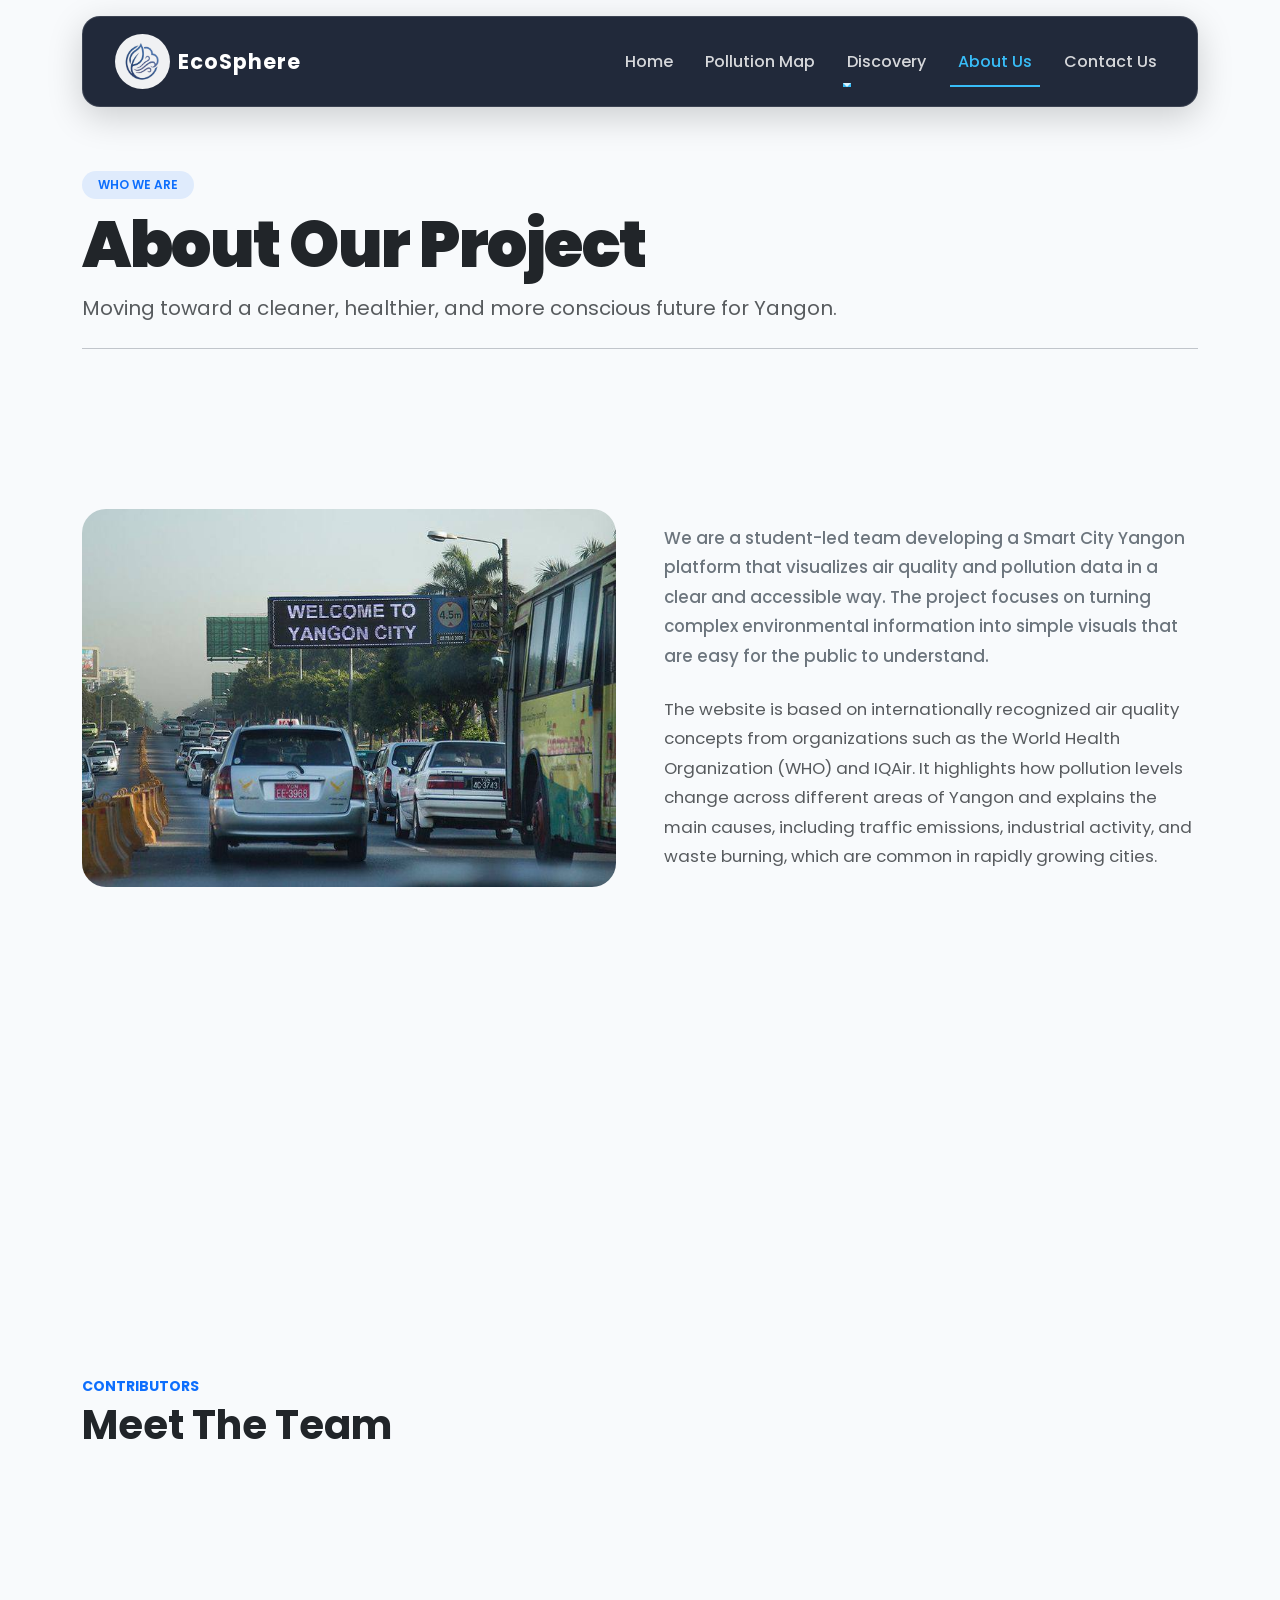
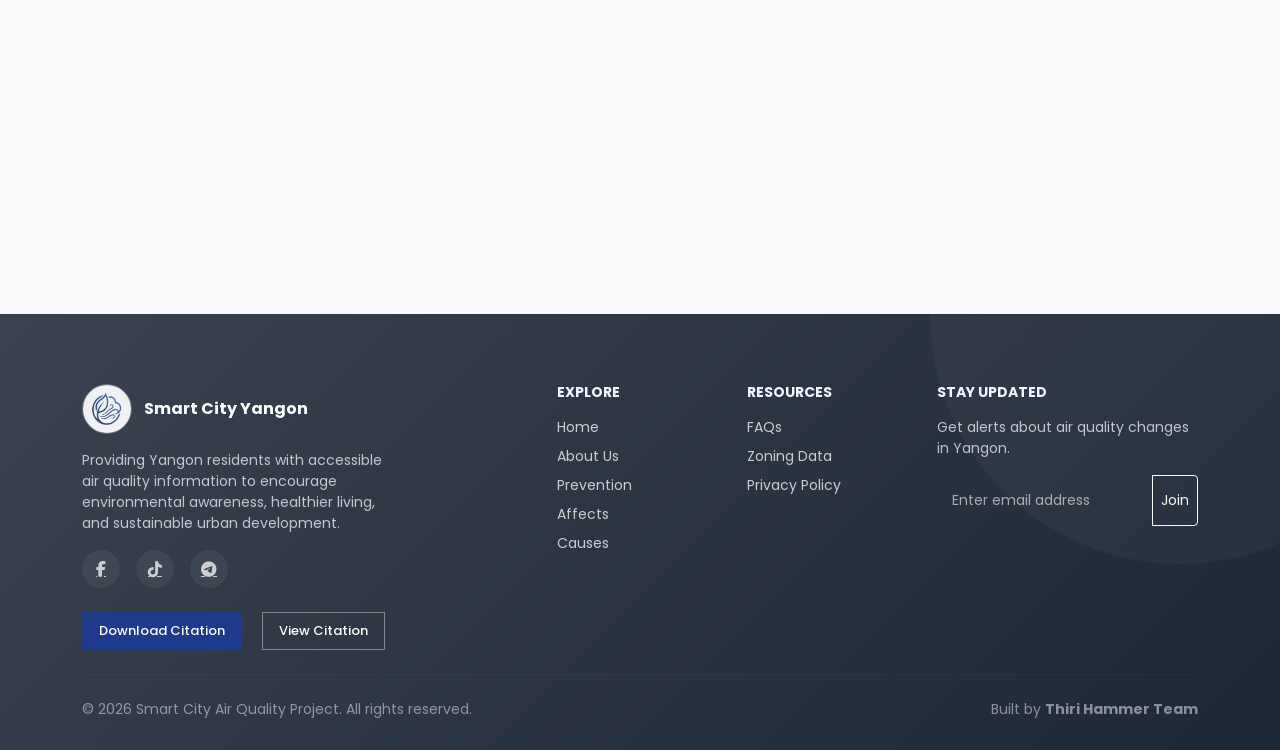
<file: Air Pollution/about.html>
<!doctype html>
<html lang="en">
<head>
    <meta charset="utf-8">
    <meta name="viewport" content="width=device-width, initial-scale=1">
    <title>Smart City Yangon - About Us</title>
    <link href="https://cdn.jsdelivr.net/npm/bootstrap@5.3.3/dist/css/bootstrap.min.css" rel="stylesheet">
    <link href="https://fonts.googleapis.com/css2?family=Poppins:wght@300;400;500;600;700;800&display=swap" rel="stylesheet">
    <link rel="stylesheet" href="https://cdnjs.cloudflare.com/ajax/libs/font-awesome/6.5.1/css/all.min.css">
    <link rel="stylesheet" href="https://cdn.jsdelivr.net/npm/bootstrap-icons@1.11.0/font/bootstrap-icons.css">
    <link rel="stylesheet" href="style.css">
    <link rel="shortcut icon" href="media/logo.jpg" type="image/x-icon">
    
    <style>
        body { font-family: 'Poppins', sans-serif; background-color: #f8fafc; color: #1e293b; overflow-x: hidden; }
        
        /* --- PURE CSS CORE ANIMATIONS --- */
        @keyframes fadeInUp {
            from { opacity: 0; transform: translateY(30px); }
            to { opacity: 1; transform: translateY(0); }
        }
        @keyframes spin { 
            100% { transform: rotate(360deg); } 
        }
        @keyframes pulseGlow {
            0% { box-shadow: 0 0 0 0 rgba(13, 110, 253, 0.4); }
            70% { box-shadow: 0 0 0 15px rgba(13, 110, 253, 0); }
            100% { box-shadow: 0 0 0 0 rgba(13, 110, 253, 0); }
        }

        /* --- APPLICATION OF ENHANCED ANIMATIONS --- */
        .animate-fade-in {
            animation: fadeInUp 0.8s cubic-bezier(0.16, 1, 0.3, 1) both;
        }
        .delay-1 { animation-delay: 0.15s; }
        .delay-2 { animation-delay: 0.3s; }
        .delay-3 { animation-delay: 0.45s; }

        /* --- PREMIUM IMAGE CONTAINER --- */
        .img-container-premium {
            position: relative;
            border-radius: 24px;
            overflow: hidden;
        }

        /* --- PREMIUM VISION & MISSION INTERACTIVE CARDS --- */
        .aesthetic-card {
            background: #ffffff;
            border-radius: 20px !important;
            padding: 2.5rem 2rem !important;
            box-shadow: 0 10px 40px rgba(15, 23, 42, 0.02) !important;
            border: 1px solid #f1f5f9 !important;
            transition: all 0.4s cubic-bezier(0.16, 1, 0.3, 1);
            position: relative;
        }
        .aesthetic-card:hover {
            transform: translateY(-6px);
            box-shadow: 0 20px 40px rgba(15, 23, 42, 0.08) !important;
        }
        .vision-card { border-left: 6px solid #0d6efd !important; }
        .mission-card { border-left: 6px solid #198754 !important; }
        
        .vision-card::before, .mission-card::before {
            content: '';
            position: absolute;
            top: 0; left: 0; width: 0; height: 100%;
            transition: all 0.4s ease;
            z-index: 0;
            opacity: 0.02;
        }
        .vision-card::before { background: #0d6efd; }
        .mission-card::before { background: #198754; }
        .aesthetic-card:hover::before { width: 100%; }
        .aesthetic-card * { position: relative; z-index: 1; }

        /* --- PREMIUM INDIVIDUAL TEAM CHIPS --- */
        .team-grid {
            display: grid;
            grid-template-columns: repeat(auto-fit, minmax(240px, 1fr));
            gap: 2rem;
            padding: 1.5rem 0;
        }
        .team-card {
            background: #ffffff;
            border: 1px solid #f1f5f9;
            border-radius: 24px;
            padding: 2.5rem 1.5rem;
            text-align: center;
            box-shadow: 0 12px 30px rgba(15, 23, 42, 0.01);
            transition: all 0.4s cubic-bezier(0.16, 1, 0.3, 1);
        }
        .team-card:hover {
            transform: translateY(-10px);
            border-color: #0d6efd;
            box-shadow: 0 20px 35px rgba(13, 110, 253, 0.08);
        }
        .team-img-wrapper {
            position: relative;
            width: 130px;
            height: 130px;
            margin: 0 auto 1.5rem;
        }
        .team-img-wrapper img {
            width: 100%;
            height: 100%;
            border-radius: 50%;
            object-fit: cover;
            border: 5px solid #ffffff;
            box-shadow: 0 8px 20px rgba(15, 23, 42, 0.1);
            transition: all 0.4s ease;
        }
        .team-card:hover .team-img-wrapper img {
            transform: scale(0.95);
        }
        .team-img-wrapper::after {
            content: '';
            position: absolute;
            top: -6px; left: -6px; right: -6px; bottom: -6px;
            border-radius: 50%;
            border: 2px dashed transparent;
            transition: all 0.3s ease;
        }
        .team-card:hover .team-img-wrapper::after {
            border-color: #0d6efd;
            animation: spin 10s linear infinite, pulseGlow 2s infinite;
        }
        
        .team-card h3 { 
            font-size: 1.25rem; 
            font-weight: 700; 
            color: #0f172a; 
            margin-bottom: 0.5rem; 
        }
        .team-role {
            font-size: 0.75rem;
            font-weight: 600;
            letter-spacing: 0.5px;
            text-transform: uppercase;
            color: #0d6efd;
            background: rgba(13, 110, 253, 0.06);
            padding: 0.35rem 1rem;
            border-radius: 50px;
            display: inline-block;
        }
        .small-text { font-size: 1.05rem; line-height: 1.75; color: #475569; }
    </style>
</head>
<body>

<div class="container mt-3 nav-wrapper">
    <nav class="navbar navbar-expand-lg custom-nav">
        <div class="container-fluid">
            <a class="navbar-brand d-flex align-items-center gap-2" href="index.html">
                <img src="media/logo.jpg" class="rounded-logo" alt="Logo">
                <span class="brand-name">EcoSphere</span>
            </a>

            <button class="navbar-toggler border-0 shadow-none"
                    type="button"
                    data-bs-toggle="offcanvas"
                    data-bs-target="#mobileMenu">
                <span class="navbar-toggler-icon"></span>
            </button>

            <div class="collapse navbar-collapse" id="desktopMenu">
                <ul class="navbar-nav ms-auto align-items-center gap-3">
                    <li class="nav-item"><a class="nav-link" href="index.html">Home</a></li>
                    <li class="nav-item"><a class="nav-link" href="map.html">Pollution Map</a></li>
                    <li class="nav-item dropdown">
                        <a class="nav-link dropdown-toggle" href="#" role="button" data-bs-toggle="dropdown">Discovery</a>
                        <ul class="dropdown-menu">
                            <li><a class="dropdown-item" href="causes.html">Causes</a></li>
                            <li><a class="dropdown-item" href="prevention.html">Prevention</a></li>
                            <li><a class="dropdown-item" href="affects.html">Affects</a></li>
                        </ul>
                    </li>
                    <li class="nav-item"><a class="nav-link active" href="about.html">About Us</a></li>
                    <li class="nav-item"><a class="nav-link" href="contact.html">Contact Us</a></li>
                </ul>
            </div>
        </div>
    </nav>
</div>

<div class="offcanvas offcanvas-end" data-bs-scroll="true" tabindex="-1" id="mobileMenu" aria-labelledby="mobileMenuLabel">
    <div class="offcanvas-header">
        <div class="d-flex align-items-center gap-2">
            <img src="media/logo.jpg" class="rounded-logo" style="width:42px;height:42px;" alt="Logo">
            <h5 class="offcanvas-title text-white mb-0" id="mobileMenuLabel">EcoSphere</h5>
        </div>
        <button type="button" class="btn-close btn-close-white shadow-none" data-bs-dismiss="offcanvas" aria-label="Close"></button>
    </div>
    <div class="offcanvas-body">
        <ul class="navbar-nav gap-2">
            <li class="nav-item"><a class="nav-link" href="index.html">Home</a></li>
            <li class="nav-item"><a class="nav-link" href="map.html">Pollution Map</a></li>
            <li class="nav-item dropdown">
                <a class="nav-link dropdown-toggle" href="#" role="button" data-bs-toggle="dropdown" data-bs-display="static" aria-expanded="false">Discovery</a>
                <ul class="dropdown-menu border-0 bg-transparent">
                    <li><a class="dropdown-item text-white-50" href="causes.html">Causes</a></li>
                    <li><a class="dropdown-item text-white-50" href="prevention.html">Prevention</a></li>
                    <li><a class="dropdown-item text-white-50" href="affects.html">Affects</a></li>
                </ul>
            </li>
            <li class="nav-item"><a class="nav-link" href="about.html">About Us</a></li>
            <li class="nav-item"><a class="nav-link" href="contact.html">Contact Us</a></li>
        </ul>
    </div>
</div>
 
<section class="container mt-5 pt-3 animate-fade-in">
    <div class="title-group text-start">
        <span class="badge bg-primary bg-opacity-10 text-primary px-3 py-2 rounded-pill mb-2 text-uppercase fw-semibold tracking-wider" style="font-size: 0.75rem;">
            Who We Are
        </span>
        <h1 class="display-3 fw-extrabold text-dark mb-2" style="letter-spacing: -1.5px;">About Our Project</h1>
        <p class="fs-5 text-muted mb-0" style="max-width: 800px; line-height: 1.6;">
            Moving toward a cleaner, healthier, and more conscious future for Yangon.
        </p>
    </div>
    <hr class="mt-4 mb-5 opacity-10">
</section>
 
<section class="container my-4 py-2 animate-fade-in delay-1">
    <div class="row align-items-center gx-lg-5">
        <div class="col-md-6 mb-4 mb-md-0">
            <div class="img-container-premium">
                <img src="media/wlcm to yangon.jpg" class="img-fluid rounded-4 shadow-lg w-100" style="max-height: 400px; object-fit: cover;" alt="Smart City Graphics">
            </div>
        </div>
       
        <div class="col-md-6">
            <p class="small-text mb-4 fw-medium text-secondary">
                We are a student-led team developing a Smart City Yangon platform that visualizes air quality and pollution data in a clear and accessible way. The project focuses on turning complex environmental information into simple visuals that are easy for the public to understand.
            </p>
            <p class="small-text text-muted mb-0">
                The website is based on internationally recognized air quality concepts from organizations such as the World Health Organization (WHO) and IQAir. It highlights how pollution levels change across different areas of Yangon and explains the main causes, including traffic emissions, industrial activity, and waste burning, which are common in rapidly growing cities.
            </p>
        </div>
    </div>
</section>
 
<section class="container my-5 pt-4 animate-fade-in delay-2">
    <div class="row justify-content-center g-4">
        <div class="col-md-6">
            <div class="aesthetic-card vision-card h-100">
                <div class="d-flex align-items-center mb-3">
                    <div class="bg-primary bg-opacity-10 p-3 rounded-3 me-3">
                        <i class="fa-solid fa-eye fa-xl text-primary"></i>
                    </div>
                    <h3 class="fw-bold mb-0 text-dark" style="font-size: 1.4rem;">Our Vision</h3>
                </div>
                <p class="text-secondary mb-0" style="font-size: 0.95rem; line-height: 1.7;">To raise awareness about air pollution by making environmental data simple, visual, and accessible so people can better understand the quality of the air they breathe.</p>
            </div>
        </div>
 
        <div class="col-md-6">
            <div class="aesthetic-card mission-card h-100">
                <div class="d-flex align-items-center mb-3">
                    <div class="bg-success bg-opacity-10 p-3 rounded-3 me-3">
                        <i class="fa-solid fa-bullseye fa-xl text-success"></i>
                    </div>
                    <h3 class="fw-bold mb-0 text-dark" style="font-size: 1.4rem;">Our Mission</h3>
                </div>
                <p class="text-secondary mb-0" style="font-size: 0.95rem; line-height: 1.7;">To develop a smart city system that presents air quality information using real-world data principles. The system aims to help users understand pollution levels, identify key sources, and recognize how urban activity affects air quality in Yangon.</p>
            </div>
        </div>
    </div>
</section>
 
<section class="container my-5 py-4 animate-fade-in delay-3" id="team">
  <div class="text-start mb-4">
    <span class="text-uppercase text-primary fw-bold small tracking-wider d-block mb-1">Contributors</span>
    <h2 class="fw-bold display-6 text-dark">Meet The Team</h2>
  </div>

  <div class="team-grid">
    <div class="team-card">
      <div class="team-img-wrapper">
        <img src="media/win.jpg" alt="Win Lae May">
      </div>
      <h3>Win Lae May</h3>
      <span class="team-role">Team Member</span>
    </div>

    <div class="team-card">
      <div class="team-img-wrapper">
        <img src="media/nang.jpg" alt="Nang Eaindrey Linn">
      </div>
      <h3>Nang Eaindrey Linn</h3>
      <span class="team-role">Team Member</span>
    </div>

    <div class="team-card">
      <div class="team-img-wrapper">
        <img src="media/hammer.jpg" alt="Thiri Haymann">
      </div>
      <h3>Thiri Haymann</h3>
      <span class="team-role">Team Member</span>
    </div>

    <div class="team-card">
      <div class="team-img-wrapper">
        <img src="media/htet.jpg" alt="Htet Shin Thant Aung">
      </div>
      <h3>Htet Shin Thant Aung</h3>
      <span class="team-role">Team Member</span>
    </div>
  </div>
</section>
 
<footer id="footer" class="custom-footer mt-5">
    <div class="container">
        <div class="row gy-4">
            <div class="col-lg-4 col-md-12 text-center text-lg-start">
                <a class="navbar-brand d-block mb-3" href="index.html">
                    <img src="media/logo.jpg" class="rounded-logo border border-light border-opacity-25" style="width: 50px; height: 50px;" alt="Logo">
                    <span class="ms-2 fw-bold text-white">Smart City Yangon</span>
                </a>
                <p class="small opacity-75 pe-lg-5">
                    Providing Yangon residents with accessible air quality information to encourage environmental awareness, healthier living, and sustainable urban development.
                </p>
                <div class="footer-socials d-flex gap-3 justify-content-center justify-content-lg-start mt-3">
                  <a href="https://www.facebook.com/share/181xZYCWML/?mibextid=wwXIfr" class="text-white opacity-75">
<i class="fa-brands fa-facebook-f"></i>
</a>

<a href="https://www.tiktok.com/@greenwaveprojectpbl?_r=1&_t=ZS-96brNTNGCgf" class="text-white opacity-75">
<i class="fa-brands fa-tiktok"></i>
</a>

<a href="https://web.telegram.org/k/" class="text-white opacity-75">
<i class="fa-brands fa-telegram"></i>
</a>
                </div>
            </div>

            <div class="col-6 col-lg-2 offset-lg-1">
                <h6 class="fw-bold mb-3 text-uppercase small">Explore</h6>
                <ul class="list-unstyled small opacity-75">
                    <li class="mb-2"><a href="index.html" class="text-decoration-none text-white">Home</a></li>
                    <li class="mb-2"><a href="about.html" class="text-decoration-none text-white">About Us</a></li>
                    <li class="mb-2"><a href="prevention.html" class="text-decoration-none text-white">Prevention</a></li>
                    <li class="mb-2"><a href="affects.html" class="text-decoration-none text-white">Affects</a></li>
                    <li class="mb-2"><a href="causes.html" class="text-decoration-none text-white">Causes</a></li>
                </ul>
            </div>

            <div class="col-6 col-lg-2">
                <h6 class="fw-bold mb-3 text-uppercase small">Resources</h6>
                <ul class="list-unstyled small opacity-75">
                    <li class="mb-2"><a href="faqs.html" class="text-decoration-none text-white">FAQs</a></li>
                    <li class="mb-2"><a href="map.html" class="text-decoration-none text-white">Zoning Data</a></li>
                    <li class="mb-2"><a href="privacy.html" class="text-decoration-none text-white">Privacy Policy</a></li>
                </ul>
            </div>

            <div class="col-lg-3 col-md-12">
                <h6 class="fw-bold mb-3 text-uppercase small">Stay Updated</h6>
                <p class="small opacity-75">Get alerts about air quality changes in Yangon.</p>
                
                <form action="contact.html" method="GET">
                    <div class="input-group mb-3">
                        <input type="email" 
                               name="userEmail" 
                               class="form-control form-control-sm bg-transparent border-light border-opacity-25 text-white" 
                               placeholder="Enter email address" 
                               required>
                        <button class="btn btn-outline-light btn-sm" type="submit">Join</button>
                    </div>
                </form>
            </div>
        </div>

        <div class="citation-container my-4">
            <a href="media/Document 1.docx" download class="btn-citation download-btn me-2">
                Download Citation
            </a>
            <a href="https://edusn-my.sharepoint.com/:w:/g/personal/thirihaymann_edusnschool_co_uk/IQCx-lve096ISLrrx7c4MkwNATe3js4er93nj6ka3yqateQ?e=VedTvq" target="_blank" class="btn-citation view-btn">
                View Citation
            </a>
        </div>

        <hr class="my-4 border-light border-opacity-10">

        <div class="row align-items-center">
            <div class="col-md-6 text-center text-md-start">
                <p class="small mb-0 opacity-50">© 2026 Smart City Air Quality Project. All rights reserved.</p>
            </div>
            <div class="col-md-6 text-center text-md-end">
                <p class="small mb-0 opacity-50">Built by <span class="fw-bold">Thiri Hammer Team</span></p>
            </div>
        </div>
    </div>
</footer>

<script src="https://cdn.jsdelivr.net/npm/bootstrap@5.3.3/dist/js/bootstrap.bundle.min.js"></script>
 
</body>
</html>
</file>
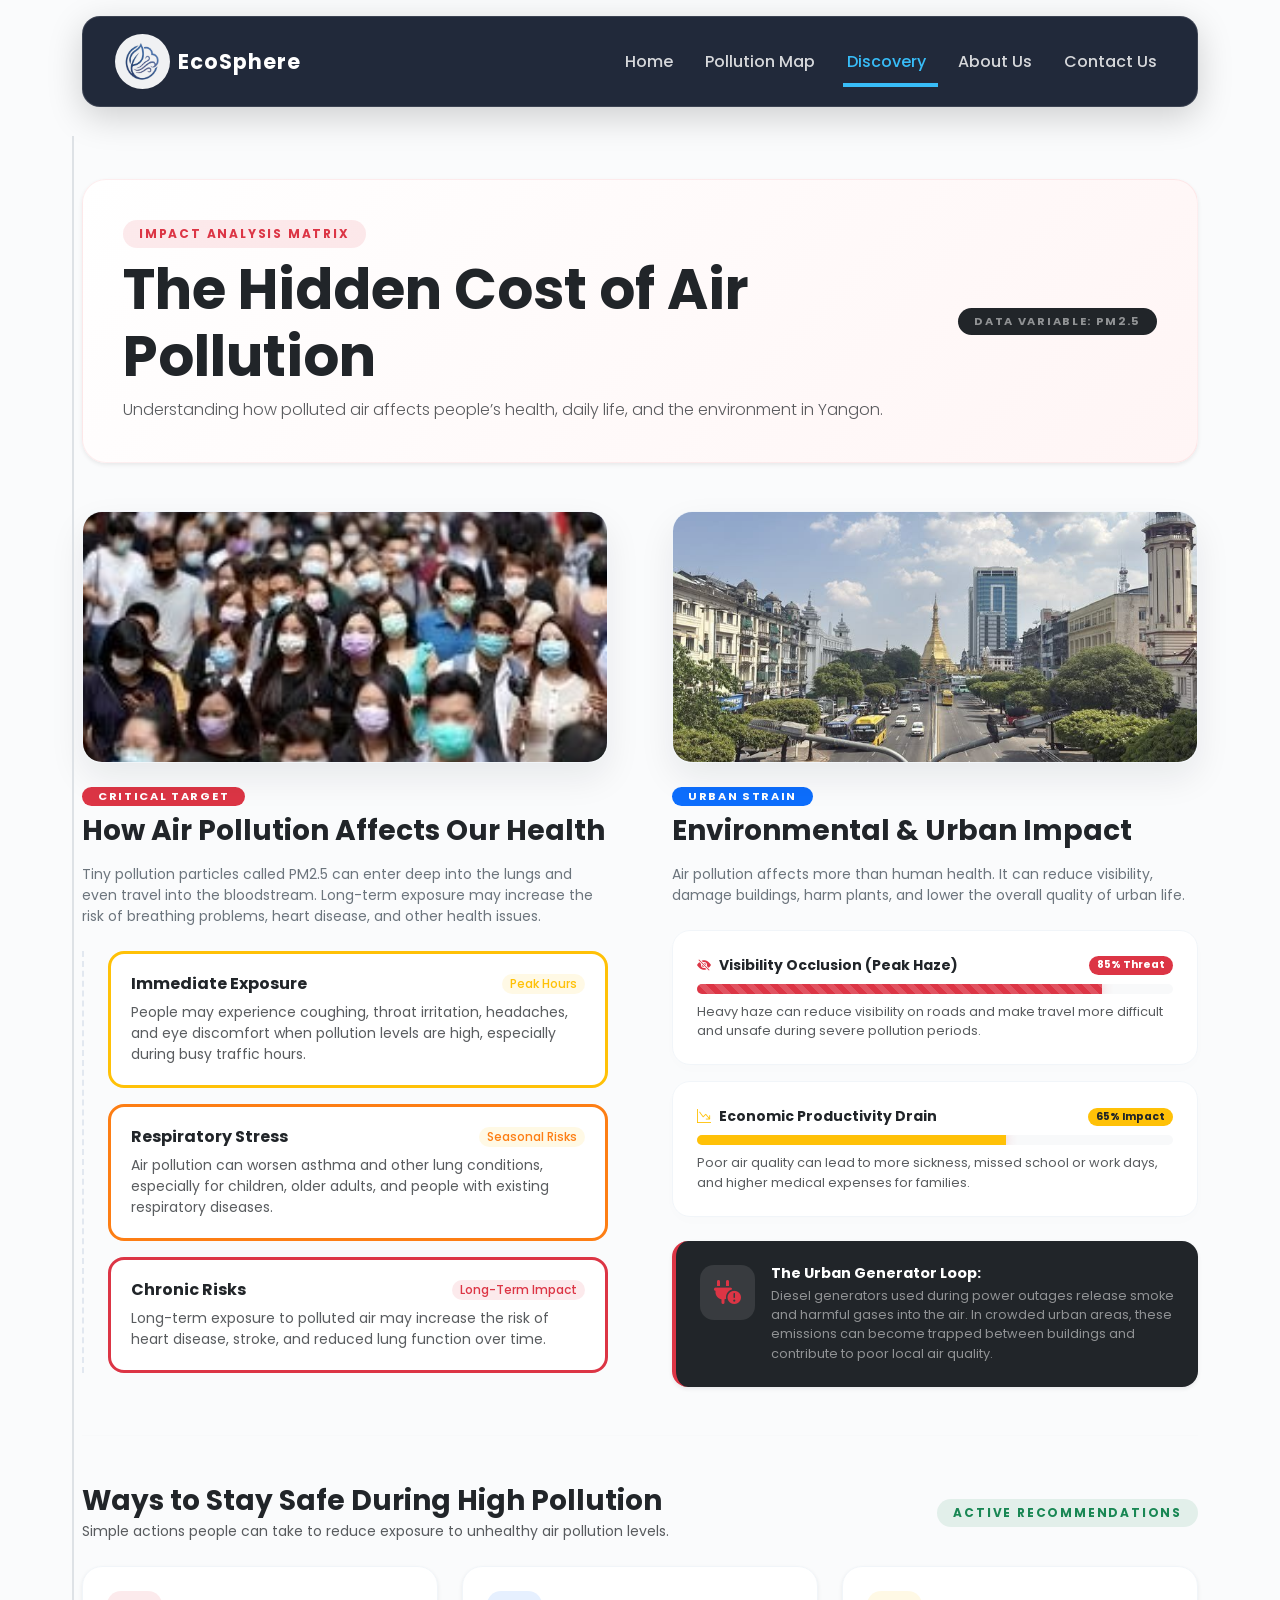
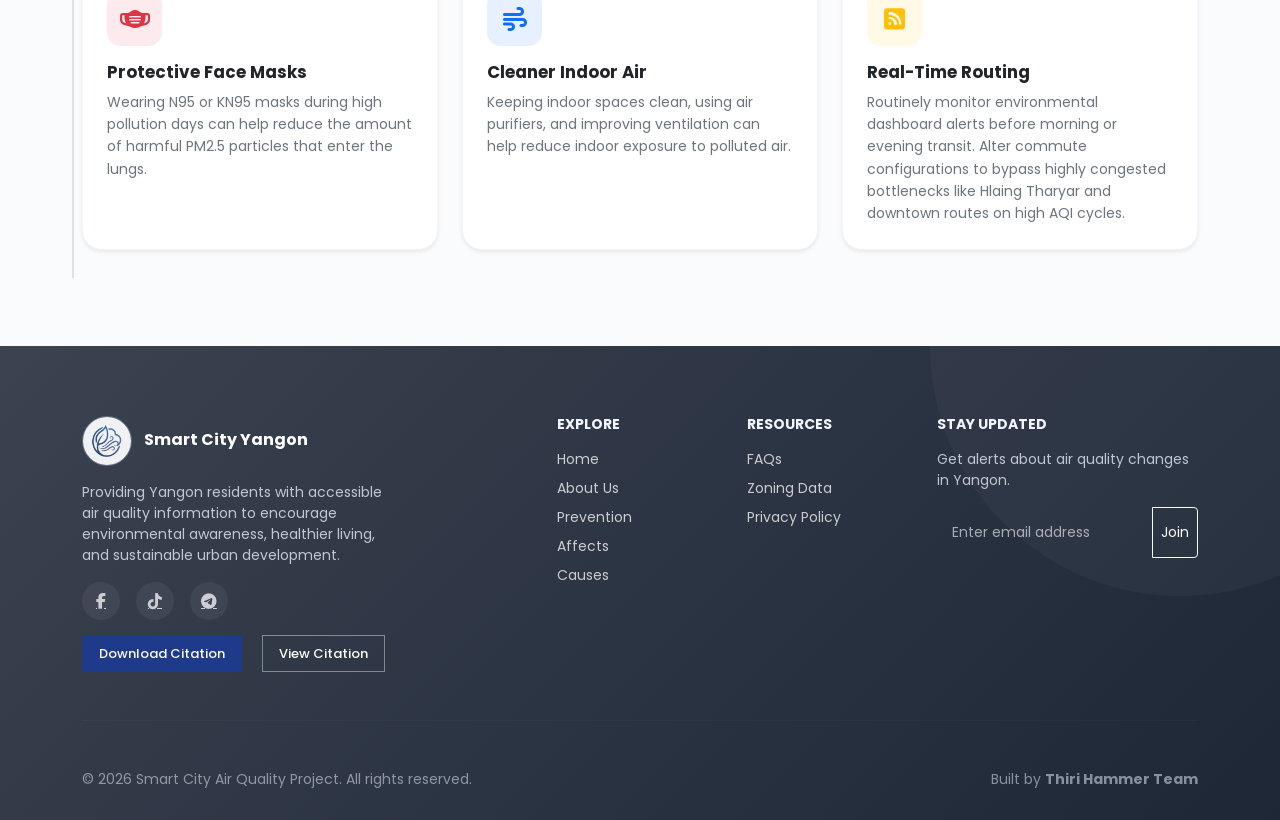
<file: Air Pollution/affects.html>
<!doctype html>
<html lang="en">
<head>
    <meta charset="utf-8">
    <meta name="viewport" content="width=device-width, initial-scale=1">
    <title>Smart City Yangon - Affects</title>
    <link href="https://cdn.jsdelivr.net/npm/bootstrap@5.3.3/dist/css/bootstrap.min.css" rel="stylesheet">
    <link href="https://fonts.googleapis.com/css2?family=Poppins:wght@300;400;500;600;700;800&display=swap" rel="stylesheet">
    <link rel="stylesheet" href="https://cdnjs.cloudflare.com/ajax/libs/font-awesome/6.5.1/css/all.min.css">
    <link rel="stylesheet" href="https://cdn.jsdelivr.net/npm/bootstrap-icons@1.11.0/font/bootstrap-icons.css">
    <link rel="stylesheet" href="style.css">
    <link rel="shortcut icon" href="media/logo.jpg" type="image/x-icon">

    <style>
        /* --- PREMIUM IMPERIAL RED & DARK METALLIC THEME --- */
        :root {
            --accent-crimson: #dc3545;
            --deep-slate: #0f172a;
            --subtle-gray: #f8fafc;
            --border-glow: #f1f5f9;
        }

        body {
            background-color: #fafbfc;
            font-family: 'Poppins', sans-serif;
            color: var(--deep-slate);
        }

        /* --- MODERNIZED MAIN MATRIX HEADER --- */
        .matrix-header {
            background: linear-gradient(135deg, #ffffff 0%, #fff5f5 100%);
            border-radius: 24px;
            padding: 2.5rem;
            border: 1px solid rgba(220, 53, 69, 0.08);
        }

        /* --- DASHBOARD MEDIA CONTAINERS --- */
        .dashboard-img-wrap {
            overflow: hidden;
            border-radius: 20px;
            box-shadow: 0 15px 35px rgba(15, 23, 42, 0.08);
            border: 1px solid var(--border-glow);
            position: relative;
        }

        .dashboard-img-wrap img {
            transition: transform 0.6s cubic-bezier(0.165, 0.84, 0.44, 1);
        }

        .dashboard-img-wrap:hover img {
            transform: scale(1.06);
        }

        /* --- CLINICAL TIMELINE DESIGN --- */
        .biological-timeline {
            border-left: 2px dashed #e2e8f0;
            padding-left: 1.5rem;
        }

        .timeline-card {
            background: #ffffff;
            border-radius: 16px;
            padding: 1.25rem;
            border: 1px solid var(--border-glow);
            transition: all 0.3s ease;
        }

        .timeline-card:hover {
            border-left: 4px solid var(--accent-crimson) !important;
            transform: translateX(5px);
            box-shadow: 0 5px 20px rgba(0,0,0,0.03);
        }

        /* --- RE-STYLED PROGRESS BARS --- */
        .premium-progress-card {
            background: #ffffff;
            border-radius: 18px;
            padding: 1.5rem;
            border: 1px solid var(--border-glow);
            box-shadow: 0 4px 15px rgba(0,0,0,0.01);
        }

        .progress-bar-glow {
            box-shadow: 0 0 12px rgba(220, 53, 69, 0.3);
        }

        /* --- SAFETY ACTION CHIPS --- */
        .safety-card {
            background: #ffffff;
            border-radius: 20px;
            border: 1px solid var(--border-glow);
            transition: all 0.4s cubic-bezier(0.165, 0.84, 0.44, 1);
        }

        .safety-card:hover {
            transform: translateY(-8px);
            box-shadow: 0 20px 40px rgba(15, 23, 42, 0.06);
        }

        .icon-box-glow {
            width: 55px;
            height: 55px;
            border-radius: 14px;
            display: flex;
            align-items: center;
            justify-content: center;
            font-size: 1.5rem;
        }
    </style>
</head>
<body>

<div class="container mt-3 nav-wrapper">
    <nav class="navbar navbar-expand-lg custom-nav">
        <div class="container-fluid">
            <a class="navbar-brand d-flex align-items-center gap-2" href="index.html">
                <img src="media/logo.jpg" class="rounded-logo" alt="Logo">
                <span class="brand-name">EcoSphere</span>
            </a>

            <button class="navbar-toggler border-0 shadow-none"
                    type="button"
                    data-bs-toggle="offcanvas"
                    data-bs-target="#mobileMenu">
                <span class="navbar-toggler-icon"></span>
            </button>

            <div class="collapse navbar-collapse" id="desktopMenu">
                <ul class="navbar-nav ms-auto align-items-center gap-3">
                    <li class="nav-item"><a class="nav-link" href="index.html">Home</a></li>
                    <li class="nav-item"><a class="nav-link" href="map.html">Pollution Map</a></li>
                    <li class="nav-item dropdown">
                        <a class="nav-link dropdown-toggle active" href="#" role="button" data-bs-toggle="dropdown">Discovery</a>
                        <ul class="dropdown-menu">
                            <li><a class="dropdown-item" href="causes.html">Causes</a></li>
                            <li><a class="dropdown-item" href="prevention.html">Prevention</a></li>
                            <li><a class="dropdown-item" href="affects.html">Affects</a></li>
                        </ul>
                    </li>
                    <li class="nav-item"><a class="nav-link" href="about.html">About Us</a></li>
                    <li class="nav-item"><a class="nav-link" href="contact.html">Contact Us</a></li>
                </ul>
            </div>
        </div>
    </nav>
</div>

<div class="offcanvas offcanvas-end" data-bs-scroll="true" tabindex="-1" id="mobileMenu" aria-labelledby="mobileMenuLabel">
    <div class="offcanvas-header">
        <div class="d-flex align-items-center gap-2">
            <img src="media/logo.jpg" class="rounded-logo" style="width:42px;height:42px;" alt="Logo">
            <h5 class="offcanvas-title text-white mb-0" id="mobileMenuLabel">EcoSphere</h5>
        </div>
        <button type="button" class="btn-close btn-close-white shadow-none" data-bs-dismiss="offcanvas" aria-label="Close"></button>
    </div>
    <div class="offcanvas-body">
        <ul class="navbar-nav gap-2">
            <li class="nav-item"><a class="nav-link" href="index.html">Home</a></li>
            <li class="nav-item"><a class="nav-link" href="map.html">Pollution Map</a></li>
            <li class="nav-item dropdown">
                <a class="nav-link dropdown-toggle" href="#" role="button" data-bs-toggle="dropdown">Discovery</a>
                <ul class="dropdown-menu border-0 bg-transparent">
                    <li><a class="dropdown-item text-white-50" href="causes.html">Causes</a></li>
                    <li><a class="dropdown-item text-white-50" href="prevention.html">Prevention</a></li>
                    <li><a class="dropdown-item text-white-50" href="affects.html">Affects</a></li>
                </ul>
            </li>
            <li class="nav-item"><a class="nav-link" href="about.html">About Us</a></li>
            <li class="nav-item"><a class="nav-link" href="contact.html">Contact Us</a></li>
        </ul>
    </div>
</div>

<section class="container pt-5 mt-4 pb-5 fade-in-up">

    <div class="matrix-header shadow-sm mb-5">
        <div class="row align-items-center g-3">
            <div class="col-md-9">
                <span class="badge bg-danger bg-opacity-10 text-danger text-uppercase fw-bold tracking-widest px-3 py-2 rounded-pill mb-2" style="font-size: 0.75rem;">Impact Analysis Matrix</span>
                <h1 class="fw-bold text-dark display-4 mb-2">The Hidden Cost of Air Pollution</h1>
                <p class="text-muted lead mb-0 fs-6">Understanding how polluted air affects people’s health, daily life, and the environment in Yangon.</p>
            </div>
            <div class="col-md-3 text-start text-md-end">
                <span class="badge bg-dark rounded-pill px-3 py-2 text-uppercase small tracking-widest fw-bold text-white-50">Data Variable: PM2.5</span>
            </div>
        </div>
    </div>

    <div class="row g-5">
        
        <div class="col-lg-6">
            <div class="pe-xl-2">
                <div class="dashboard-img-wrap mb-4">
                    <img src="media/yangon-health.jpg" alt="Health Monitoring in Yangon" class="img-fluid w-100 object-fit-cover" style="height: 250px;">
                </div>

                <div class="d-flex align-items-center gap-2 mb-2">
                    <span class="badge bg-danger rounded-pill px-3 py-1.5 text-uppercase fw-bold tracking-widest" style="font-size: 0.7rem;">Critical Target</span>
                </div>
                <h3 class="fw-bold text-dark mb-3">How Air Pollution Affects Our Health</h3>
                <p class="text-secondary small mb-4">Tiny pollution particles called PM2.5 can enter deep into the lungs and even travel into the bloodstream. Long-term exposure may increase the risk of breathing problems, heart disease, and other health issues.</p>

                <div class="biological-timeline">
                    
                    <div class="timeline-card mb-3 border-start border-3 border-warning">
                        <div class="d-flex align-items-center justify-content-between mb-2">
                            <h6 class="fw-bold text-dark mb-0">Immediate Exposure</h6>
                            <span class="badge bg-warning bg-opacity-10 text-warning rounded-pill px-2 py-1 small fw-medium">Peak Hours</span>
                        </div>
                        <p class="text-muted small mb-0">People may experience coughing, throat irritation, headaches, and eye discomfort when pollution levels are high, especially during busy traffic hours.</p>
                    </div>

                    <div class="timeline-card mb-3 border-start border-3 border-orange" style="border-color: #fd7e14 !important;">
                        <div class="d-flex align-items-center justify-content-between mb-2">
                            <h6 class="fw-bold text-dark mb-0">Respiratory Stress</h6>
                            <span class="badge bg-warning bg-opacity-10 text-orange rounded-pill px-2 py-1 small fw-medium" style="color: #fd7e14;">Seasonal Risks</span>
                        </div>
                        <p class="text-muted small mb-0">Air pollution can worsen asthma and other lung conditions, especially for children, older adults, and people with existing respiratory diseases.</p>
                    </div>

                    <div class="timeline-card border-start border-3 border-danger">
                        <div class="d-flex align-items-center justify-content-between mb-2">
                            <h6 class="fw-bold text-dark mb-0">Chronic Risks</h6>
                            <span class="badge bg-danger bg-opacity-10 text-danger rounded-pill px-2 py-1 small fw-medium">Long-Term Impact</span>
                        </div>
                        <p class="text-muted small mb-0">Long-term exposure to polluted air may increase the risk of heart disease, stroke, and reduced lung function over time.</p>
                    </div>

                </div>
            </div>
        </div>

        <div class="col-lg-6">
            <div class="ps-xl-2">
                <div class="dashboard-img-wrap mb-4">
                    <img src="media/yangon-visibility.jpg" alt="Hazy Yangon Street" class="img-fluid w-100 object-fit-cover" style="height: 250px;">
                </div>

                <div class="d-flex align-items-center gap-2 mb-2">
                    <span class="badge bg-primary rounded-pill px-3 py-1.5 text-uppercase fw-bold tracking-widest" style="font-size: 0.7rem;">Urban Strain</span>
                </div>
                <h3 class="fw-bold text-dark mb-3">Environmental & Urban Impact</h3>
                <p class="text-secondary small mb-4">Air pollution affects more than human health. It can reduce visibility, damage buildings, harm plants, and lower the overall quality of urban life.</p>

                <div class="premium-progress-card mb-3">
                    <div class="d-flex justify-content-between align-items-center small mb-2">
                        <span class="fw-bold text-dark"><i class="bi bi-eye-slash-fill me-2 text-danger"></i>Visibility Occlusion (Peak Haze)</span>
                        <span class="badge bg-danger rounded-pill px-2 py-1">85% Threat</span>
                    </div>
                    <div class="progress rounded-pill bg-light" style="height: 10px;">
                        <div class="progress-bar progress-bar-striped progress-bar-animated bg-danger progress-bar-glow" role="progressbar" style="width: 85%;"></div>
                    </div>
                    <p class="text-muted mt-2 mb-0" style="font-size: 0.8rem;">Heavy haze can reduce visibility on roads and make travel more difficult and unsafe during severe pollution periods.</p>
                </div>

                <div class="premium-progress-card mb-4">
                    <div class="d-flex justify-content-between align-items-center small mb-2">
                        <span class="fw-bold text-dark"><i class="bi bi-graph-down-arrow me-2 text-warning"></i>Economic Productivity Drain</span>
                        <span class="badge bg-warning text-dark rounded-pill px-2 py-1">65% Impact</span>
                    </div>
                    <div class="progress rounded-pill bg-light" style="height: 10px;">
                        <div class="progress-bar bg-warning progress-bar-glow" role="progressbar" style="width: 65%;"></div>
                    </div>
                    <p class="text-muted mt-2 mb-0" style="font-size: 0.8rem;">Poor air quality can lead to more sickness, missed school or work days, and higher medical expenses for families.</p>
                </div>

                <div class="p-4 bg-dark text-white rounded-4 d-flex gap-3 align-items-start border-start border-4 border-danger shadow-sm">
                    <div class="icon-box-glow bg-white bg-opacity-10 text-danger flex-shrink-0"><i class="fa-solid fa-plug-circle-exclamation"></i></div>
                    <div>
                        <h6 class="fw-bold text-white mb-1" style="font-size: 0.9rem;">The Urban Generator Loop:</h6>
                        <p class="text-white-50 m-0" style="font-size: 0.8rem; line-height: 1.5;">
                            Diesel generators used during power outages release smoke and harmful gases into the air. In crowded urban areas, these emissions can become trapped between buildings and contribute to poor local air quality.
                        </p>
                    </div>
                </div>
            </div>
        </div>

    </div>

    <div class="mt-5 pt-5 border-top border-light">
        <div class="row align-items-center mb-4">
            <div class="col-md-8">
                <h3 class="fw-bold text-dark mb-1">Ways to Stay Safe During High Pollution</h3>
                <p class="text-muted small m-0">Simple actions people can take to reduce exposure to unhealthy air pollution levels.</p>
            </div>
            <div class="col-md-4 text-start text-md-end mt-2 mt-md-0">
                <span class="badge bg-success bg-opacity-10 text-success rounded-pill px-3 py-2 fw-bold text-uppercase tracking-widest" style="font-size: 0.75rem;">Active Recommendations</span>
            </div>
        </div>

        <div class="row g-4">
            <div class="col-md-4">
                <div class="safety-card p-4 h-100 shadow-sm">
                    <div class="icon-box-glow bg-danger bg-opacity-10 text-danger mb-3"><i class="fa-solid fa-mask-face"></i></div>
                    <h5 class="fw-bold text-dark mb-2" style="font-size: 1.05rem;">Protective Face Masks</h5>
                    <p class="text-secondary small mb-0" style="line-height: 1.6;">Wearing N95 or KN95 masks during high pollution days can help reduce the amount of harmful PM2.5 particles that enter the lungs.</p>
                </div>
            </div>

            <div class="col-md-4">
                <div class="safety-card p-4 h-100 shadow-sm">
                    <div class="icon-box-glow bg-primary bg-opacity-10 text-primary mb-3"><i class="fa-solid fa-wind"></i></div>
                    <h5 class="fw-bold text-dark mb-2" style="font-size: 1.05rem;">Cleaner Indoor Air</h5>
                    <p class="text-secondary small mb-0" style="line-height: 1.6;">Keeping indoor spaces clean, using air purifiers, and improving ventilation can help reduce indoor exposure to polluted air.</p>
                </div>
            </div>

            <div class="col-md-4">
                <div class="safety-card p-4 h-100 shadow-sm">
                    <div class="icon-box-glow bg-warning bg-opacity-10 text-warning mb-3"><i class="fa-solid fa-square-rss"></i></div>
                    <h5 class="fw-bold text-dark mb-2" style="font-size: 1.05rem;">Real-Time Routing</h5>
                    <p class="text-secondary small mb-0" style="line-height: 1.6;">Routinely monitor environmental dashboard alerts before morning or evening transit. Alter commute configurations to bypass highly congested bottlenecks like Hlaing Tharyar and downtown routes on high AQI cycles.</p>
                </div>
            </div>
        </div>
    </div>

</section>

<footer id="footer" class="custom-footer mt-5">
    <div class="container">
        <div class="row gy-4">
            <div class="col-lg-4 col-md-12 text-center text-lg-start">
                <a class="navbar-brand d-block mb-3" href="index.html">
                    <img src="media/logo.jpg" class="rounded-logo border border-light border-opacity-25" style="width: 50px; height: 50px;">
                    <span class="ms-2 fw-bold text-white">Smart City Yangon</span>
                </a>
                <p class="small opacity-75 pe-lg-5">
                    Providing Yangon residents with accessible air quality information to encourage environmental awareness, healthier living, and sustainable urban development.
                </p>
                <div class="footer-socials d-flex gap-3 justify-content-center justify-content-lg-start mt-3">
          <a href="https://www.facebook.com/share/181xZYCWML/?mibextid=wwXIfr" class="text-white opacity-75">
<i class="fa-brands fa-facebook-f"></i>
</a>

<a href="https://www.tiktok.com/@greenwaveprojectpbl?_r=1&_t=ZS-96brNTNGCgf" class="text-white opacity-75">
<i class="fa-brands fa-tiktok"></i>
</a>

<a href="https://web.telegram.org/k/" class="text-white opacity-75">
<i class="fa-brands fa-telegram"></i>
</a>
                </div>
            </div>

            <div class="col-6 col-lg-2 offset-lg-1">
                <h6 class="fw-bold mb-3 text-uppercase small">Explore</h6>
                <ul class="list-unstyled small opacity-75">
                    <li class="mb-2"><a href="index.html" class="text-decoration-none text-white">Home</a></li>
                    <li class="mb-2"><a href="about.html" class="text-decoration-none text-white">About Us</a></li>
                    <li class="mb-2"><a href="prevention.html" class="text-decoration-none text-white">Prevention</a></li>
                    <li class="mb-2"><a href="affects.html" class="text-decoration-none text-white">Affects</a></li>
                    <li class="mb-2"><a href="causes.html" class="text-decoration-none text-white">Causes</a></li>
                </ul>
            </div>

            <div class="col-6 col-lg-2">
                <h6 class="fw-bold mb-3 text-uppercase small">Resources</h6>
                <ul class="list-unstyled small opacity-75">
                    <li class="mb-2"><a href="faqs.html" class="text-decoration-none text-white">FAQs</a></li>
                    <li class="mb-2"><a href="map.html" class="text-decoration-none text-white">Zoning Data</a></li>
                    <li class="mb-2"><a href="privacy.html" class="text-decoration-none text-white">Privacy Policy</a></li>
                </ul>
            </div>

            <div class="col-lg-3 col-md-12">
                <h6 class="fw-bold mb-3 text-uppercase small">Stay Updated</h6>
                <p class="small opacity-75">Get alerts about air quality changes in Yangon.</p>
                <form action="contact.html" method="GET">
                    <div class="input-group mb-3">
                        <input type="email" name="userEmail" class="form-control form-control-sm bg-transparent border-light border-opacity-25 text-white" placeholder="Enter email address" required>
                        <button class="btn btn-outline-light btn-sm" type="submit">Join</button>
                    </div>
                </form>
            </div>
        </div>

        <div class="citation-container">
            <a href="media/Document 1.docx" download class="btn-citation download-btn me-2">Download Citation</a>
            <a href="https://edusn-my.sharepoint.com/:w:/g/personal/thirihaymann_edusnschool_co_uk/IQCx-lve096ISLrrx7c4MkwNATe3js4er93nj6ka3yqateQ?e=VedTvq" target="_blank" class="btn-citation view-btn">View Citation</a>
        </div>

        <hr class="my-5 border-light border-opacity-10">

        <div class="row align-items-center">
            <div class="col-md-6 text-center text-md-start">
                <p class="small mb-0 opacity-50">© 2026 Smart City Air Quality Project. All rights reserved.</p>
            </div>
            <div class="col-md-6 text-center text-md-end">
                <p class="small mb-0 opacity-50">Built by <span class="fw-bold">Thiri Hammer Team</span></p>
            </div>
        </div>
    </div>
</footer>

<script src="https://cdn.jsdelivr.net/npm/bootstrap@5.3.3/dist/js/bootstrap.bundle.min.js"></script>
</body>
</html>
</file>
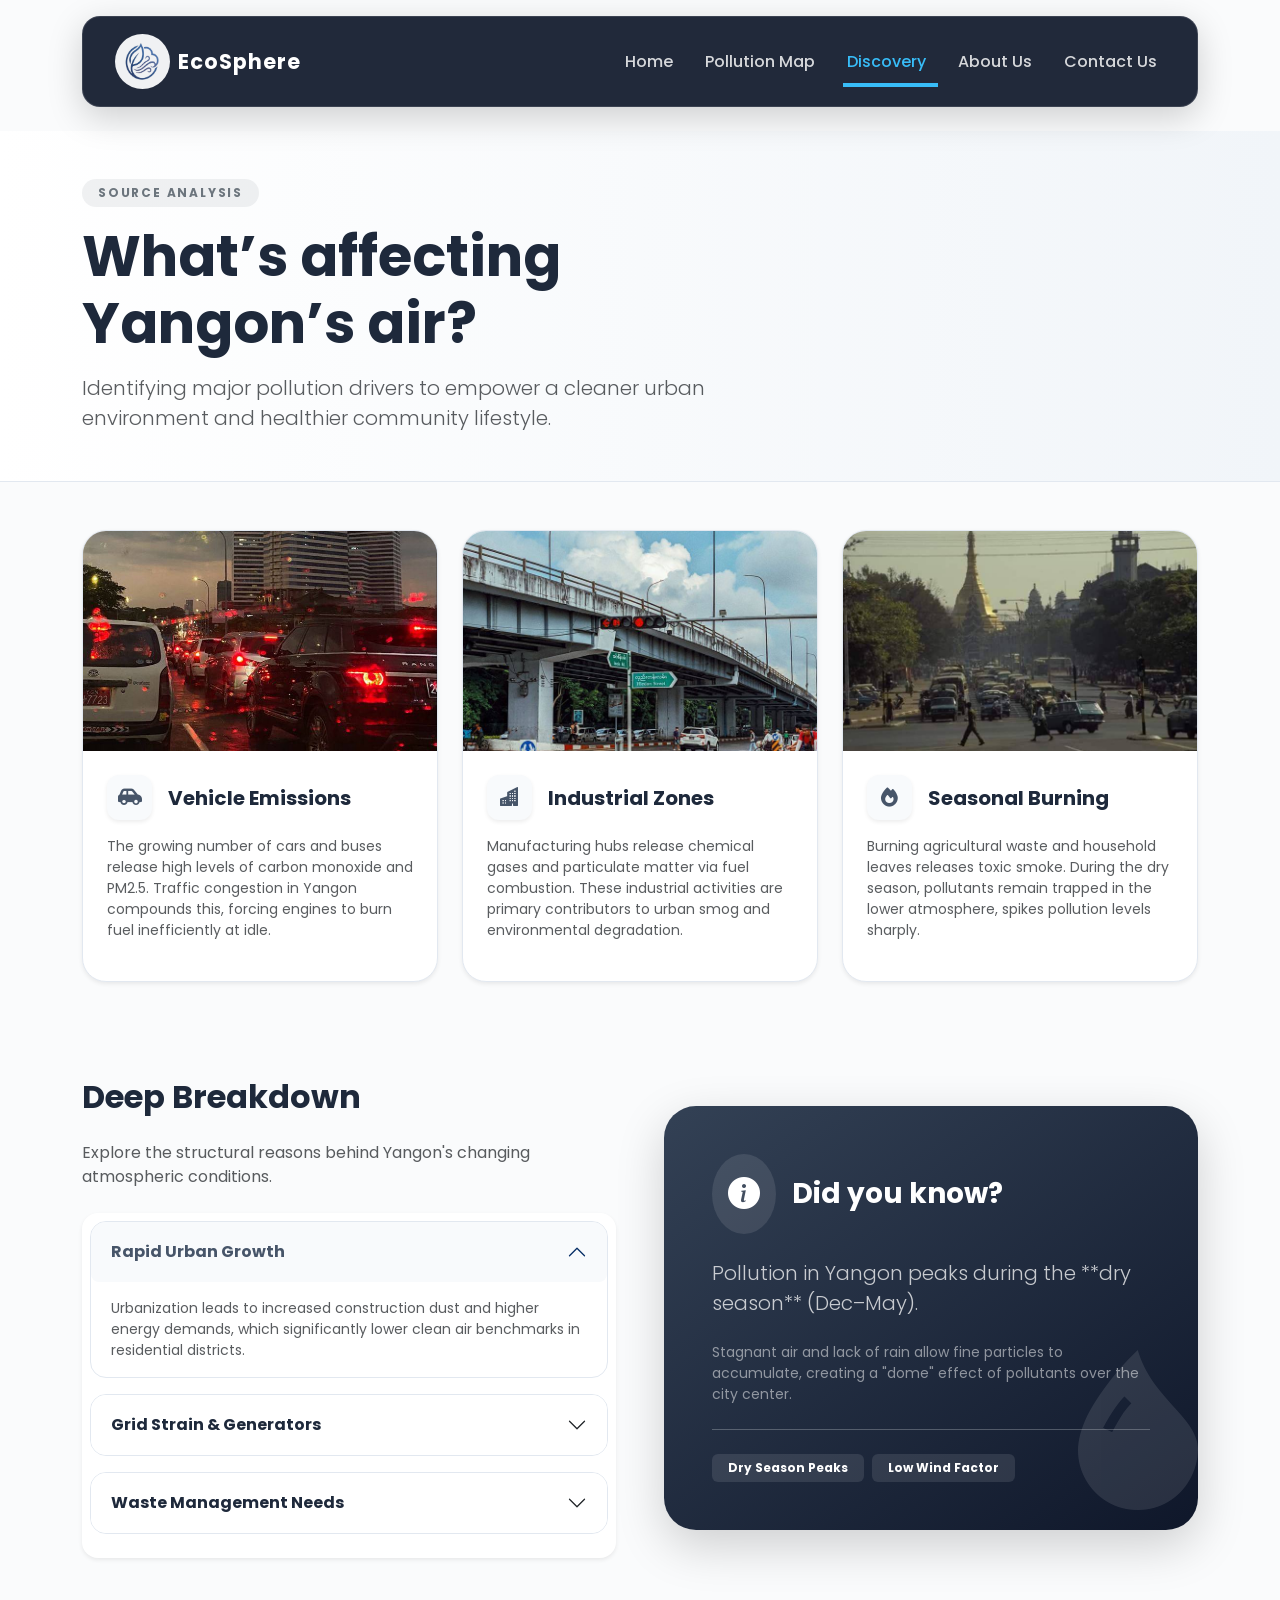
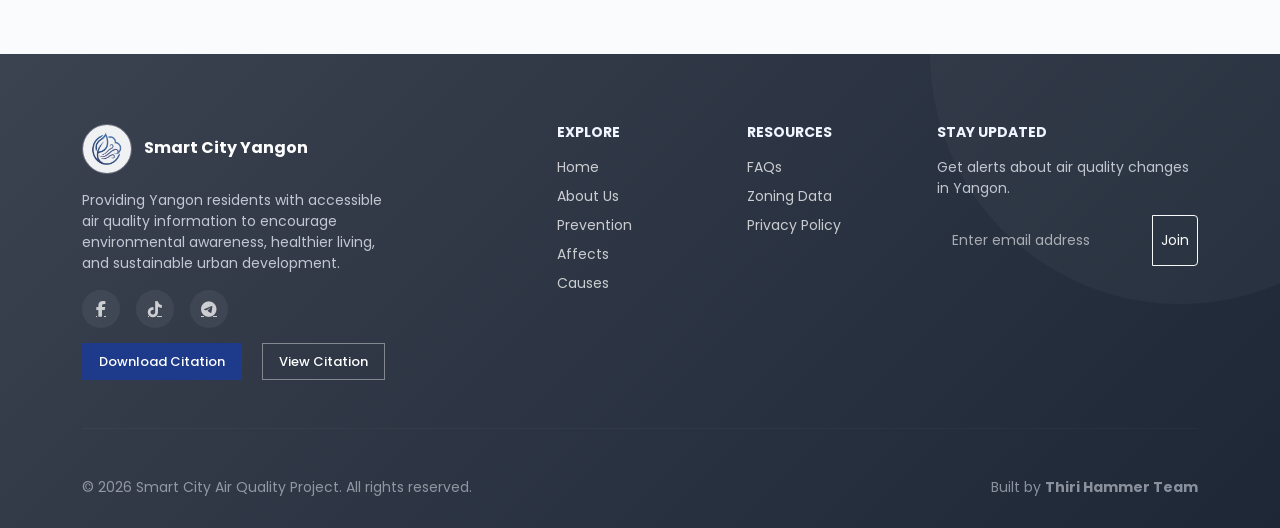
<file: Air Pollution/causes.html>
<!doctype html>
<html lang="en">
<head>
    <meta charset="utf-8">
    <meta name="viewport" content="width=device-width, initial-scale=1">
    <title>Smart City Yangon - Causes</title>
    <link href="https://cdn.jsdelivr.net/npm/bootstrap@5.3.3/dist/css/bootstrap.min.css" rel="stylesheet">
    <link href="https://fonts.googleapis.com/css2?family=Poppins:wght@300;400;500;600;700;800&display=swap" rel="stylesheet">
    <link rel="stylesheet" href="https://cdnjs.cloudflare.com/ajax/libs/font-awesome/6.5.1/css/all.min.css">
    <link rel="stylesheet" href="https://cdn.jsdelivr.net/npm/bootstrap-icons@1.11.0/font/bootstrap-icons.css">
    <link rel="stylesheet" href="style.css">
    <link rel="shortcut icon" href="media/logo.jpg" type="image/x-icon">

    <style>
        /* --- PREMIUM BLUE-GREY THEME VARIABLES --- */
        :root {
            --primary-blue-grey: #475569;
            --dark-slate: #1e293b;
            --accent-blue: #334155;
            --soft-bg: #f8fafc;
            --border-color: #e2e8f0;
        }

        body {
            background-color: #fafbfc;
            font-family: 'Poppins', sans-serif;
            color: var(--dark-slate);
        }

        /* --- HEADER STYLING --- */
        .page-header {
            border-bottom: 1px solid var(--border-color);
            background: linear-gradient(to right, #ffffff, #f1f5f9);
        }

        /* --- IMAGE CARD UPGRADES --- */
        .inspo-card {
            background: #ffffff;
            border-radius: 1.5rem !important;
            overflow: hidden;
            transition: all 0.4s cubic-bezier(0.165, 0.84, 0.44, 1);
            border: 1px solid var(--border-color) !important;
            position: relative;
        }

        .inspo-card:hover {
            transform: translateY(-10px);
            box-shadow: 0 20px 40px rgba(15, 23, 42, 0.08) !important;
            border-color: var(--primary-blue-grey) !important;
        }

        .inspo-card .card-img-top {
            height: 220px;
            object-fit: cover;
            transition: transform 0.6s ease;
        }

        .inspo-card:hover .card-img-top {
            transform: scale(1.08);
        }

        .icon-circle {
            width: 45px;
            height: 45px;
            background: var(--soft-bg);
            color: var(--primary-blue-grey);
            border-radius: 12px;
            display: flex;
            align-items: center;
            justify-content: center;
            font-size: 1.2rem;
            transition: 0.3s;
        }

        .inspo-card:hover .icon-circle {
            background: var(--primary-blue-grey);
            color: #ffffff;
        }

        /* --- MODERN ACCORDION STYLING --- */
        .accordion-item {
            background: #fff;
            border: 1px solid var(--border-color) !important;
            border-radius: 1rem !important;
            margin-bottom: 1rem;
            overflow: hidden;
        }

        .accordion-button {
            padding: 1.25rem;
            font-weight: 600;
            color: var(--dark-slate);
            box-shadow: none !important;
            background-color: #ffffff;
        }

        .accordion-button:not(.collapsed) {
            background-color: var(--soft-bg);
            color: var(--primary-blue-grey);
        }

        /* --- DID YOU KNOW BOX --- */
        .info-fact-box {
            background: linear-gradient(145deg, #334155, #0f172a);
            color: #ffffff;
            border-radius: 2rem;
            padding: 3rem;
            position: relative;
            overflow: hidden;
        }

        .info-fact-box::before {
            content: '\F30B';
            font-family: 'bootstrap-icons';
            position: absolute;
            right: -20px;
            bottom: -20px;
            font-size: 10rem;
            opacity: 0.1;
        }

        .pulse-icon {
            animation: pulse 2s infinite;
        }

        @keyframes pulse {
            0% { transform: scale(1); opacity: 1; }
            50% { transform: scale(1.1); opacity: 0.7; }
            100% { transform: scale(1); opacity: 1; }
        }
    </style>
</head>
<body>

<div class="container mt-3 nav-wrapper fade-">
    <nav class="navbar navbar-expand-lg custom-nav">
        <div class="container-fluid">
            <a class="navbar-brand d-flex align-items-center gap-2" href="index.html">
                <img src="media/logo.jpg" class="rounded-logo" alt="Logo">
                <span class="brand-name">EcoSphere</span>
            </a>

            <button class="navbar-toggler border-0 shadow-none"
                    type="button"
                    data-bs-toggle="offcanvas"
                    data-bs-target="#mobileMenu">
                <span class="navbar-toggler-icon"></span>
            </button>

            <div class="collapse navbar-collapse" id="desktopMenu">
                <ul class="navbar-nav ms-auto align-items-center gap-3">
                    <li class="nav-item"><a class="nav-link" href="index.html">Home</a></li>
                    <li class="nav-item"><a class="nav-link" href="map.html">Pollution Map</a></li>
                    <li class="nav-item dropdown">
                        <a class="nav-link dropdown-toggle active" href="#" role="button" data-bs-toggle="dropdown">Discovery</a>
                        <ul class="dropdown-menu">
                            <li><a class="dropdown-item" href="causes.html">Causes</a></li>
                            <li><a class="dropdown-item" href="prevention.html">Prevention</a></li>
                            <li><a class="dropdown-item" href="affects.html">Affects</a></li>
                        </ul>
                    </li>
                    <li class="nav-item"><a class="nav-link" href="about.html">About Us</a></li>
                    <li class="nav-item"><a class="nav-link" href="contact.html">Contact Us</a></li>
                </ul>
            </div>
        </div>
    </nav>
</div>

<div class="offcanvas offcanvas-end" data-bs-scroll="true" tabindex="-1" id="mobileMenu" aria-labelledby="mobileMenuLabel">
    <div class="offcanvas-header border-bottom">
        <div class="d-flex align-items-center gap-2">
            <img src="media/logo.jpg" class="rounded-logo" style="width:42px;height:42px;" alt="Logo">
            <h5 class="offcanvas-title text-dark mb-0" id="mobileMenuLabel">EcoSphere</h5>
        </div>
        <button type="button" class="btn-close shadow-none" data-bs-dismiss="offcanvas" aria-label="Close"></button>
    </div>
    <div class="offcanvas-body">
        <ul class="navbar-nav gap-2">
            <li class="nav-item"><a class="nav-link" href="index.html">Home</a></li>
            <li class="nav-item"><a class="nav-link" href="map.html">Pollution Map</a></li>
            <li class="nav-item dropdown">
                <a class="nav-link dropdown-toggle" href="#" role="button" data-bs-toggle="dropdown">Discovery</a>
                <ul class="dropdown-menu border-0 bg-transparent ps-3">
                    <li><a class="dropdown-item" href="causes.html">Causes</a></li>
                    <li><a class="dropdown-item" href="prevention.html">Prevention</a></li>
                    <li><a class="dropdown-item" href="affects.html">Affects</a></li>
                </ul>
            </li>
            <li class="nav-item"><a class="nav-link" href="about.html">About Us</a></li>
            <li class="nav-item"><a class="nav-link" href="contact.html">Contact Us</a></li>
        </ul>
    </div>
</div>

<header class="page-header py-5 mt-4 fade-in-up">
    <div class="container">
        <div class="row">
            <div class="col-lg-7">
                <span class="badge bg-secondary bg-opacity-10 text-secondary mb-3 px-3 py-2 rounded-pill fw-bold text-uppercase tracking-widest" style="font-size: 0.75rem;">Source Analysis</span>
                <h1 class="fw-bold display-4 mb-3" style="color: var(--dark-slate);">What’s affecting Yangon’s air?</h1>
                <p class="text-muted lead mb-0">Identifying major pollution drivers to empower a cleaner urban environment and healthier community lifestyle.</p>
            </div>
        </div>
    </div>
</header>

<section class="container py-5 fade-in-up">
    <div class="row g-4">
        <div class="col-md-6 col-lg-4">
            <div class="inspo-card h-100 shadow-sm border-0">
                <img src="media/photo_2026-05-14_01-42-00.jpg" class="card-img-top" alt="Traffic">
                <div class="p-4">
                    <div class="d-flex align-items-center mb-3">
                        <div class="icon-circle me-3 shadow-sm"><i class="fa-solid fa-car-side"></i></div>
                        <h5 class="fw-bold mb-0">Vehicle Emissions</h5>
                    </div>
                    <p class="small text-muted">The growing number of cars and buses release high levels of carbon monoxide and PM2.5. Traffic congestion in Yangon compounds this, forcing engines to burn fuel inefficiently at idle.</p>
                </div>
            </div>
        </div>
        <div class="col-md-6 col-lg-4">
            <div class="inspo-card h-100 shadow-sm border-0">
                <img src="media/Hledan Street.jpg" class="card-img-top" alt="Industry">
                <div class="p-4">
                    <div class="d-flex align-items-center mb-3">
                        <div class="icon-circle me-3 shadow-sm"><i class="bi bi-buildings-fill"></i></div>
                        <h5 class="fw-bold mb-0">Industrial Zones</h5>
                    </div>
                    <p class="small text-muted">Manufacturing hubs release chemical gases and particulate matter via fuel combustion. These industrial activities are primary contributors to urban smog and environmental degradation.</p>
                </div>
            </div>
        </div>
        <div class="col-md-6 col-lg-4">
            <div class="inspo-card h-100 shadow-sm border-0">
                <img src="media/photo_2026-05-14_01-45-28.jpg" class="card-img-top" alt="Burning">
                <div class="p-4">
                    <div class="d-flex align-items-center mb-3">
                        <div class="icon-circle me-3 shadow-sm"><i class="fa-solid fa-fire"></i></div>
                        <h5 class="fw-bold mb-0">Seasonal Burning</h5>
                    </div>
                    <p class="small text-muted">Burning agricultural waste and household leaves releases toxic smoke. During the dry season, pollutants remain trapped in the lower atmosphere, spikes pollution levels sharply.</p>
                </div>
            </div>
        </div>
    </div>
</section>

<section class="container py-5 mb-5">
    <div class="row g-5 align-items-center">
        <div class="col-lg-6">
            <h2 class="fw-bold mb-4">Deep Breakdown</h2>
            <p class="text-muted mb-4">Explore the structural reasons behind Yangon's changing atmospheric conditions.</p>
            
            <div class="accordion accordion-flush shadow-sm p-2 bg-white rounded-4" id="causesBreakdown">
                <div class="accordion-item">
                    <h2 class="accordion-header">
                        <button class="accordion-button rounded-3 fw-bold" type="button" data-bs-toggle="collapse" data-bs-target="#cause1">
                            Rapid Urban Growth
                        </button>
                    </h2>
                    <div id="cause1" class="accordion-collapse collapse show" data-bs-parent="#causesBreakdown">
                        <div class="accordion-body text-muted small">
                            Urbanization leads to increased construction dust and higher energy demands, which significantly lower clean air benchmarks in residential districts.
                        </div>
                    </div>
                </div>

                <div class="accordion-item">
                    <h2 class="accordion-header">
                        <button class="accordion-button collapsed rounded-3 fw-bold" type="button" data-bs-toggle="collapse" data-bs-target="#cause2">
                            Grid Strain & Generators
                        </button>
                    </h2>
                    <div id="cause2" class="accordion-collapse collapse" data-bs-parent="#causesBreakdown">
                        <div class="accordion-body text-muted small">
                            Diesel generators, used during grid outages, emit concentrated sulfur dioxide and nitrogen oxides directly into the street-level breathing zones.
                        </div>
                    </div>
                </div>

                <div class="accordion-item">
                    <h2 class="accordion-header">
                        <button class="accordion-button collapsed rounded-3 fw-bold" type="button" data-bs-toggle="collapse" data-bs-target="#cause3">
                            Waste Management Needs
                        </button>
                    </h2>
                    <div id="cause3" class="accordion-collapse collapse" data-bs-parent="#causesBreakdown">
                        <div class="accordion-body text-muted small">
                            Insufficient waste collection leads to community burning, which is the primary source of hazardous smoke in many local townships.
                        </div>
                    </div>
                </div>
            </div>
        </div>

        <div class="col-lg-6">
            <div class="info-fact-box shadow-lg">
                <div class="d-flex align-items-center mb-4">
                    <div class="bg-white bg-opacity-10 p-3 rounded-circle me-3 pulse-icon">
                        <i class="bi bi-info-circle-fill fs-2"></i>
                    </div>
                    <h3 class="fw-bold mb-0">Did you know?</h3>
                </div>
                <p class="lead mb-4 opacity-75">Pollution in Yangon peaks during the **dry season** (Dec–May).</p>
                <p class="small opacity-50">Stagnant air and lack of rain allow fine particles to accumulate, creating a "dome" effect of pollutants over the city center.</p>
                <hr class="my-4 border-light opacity-10">
                <div class="d-flex gap-2">
                    <span class="badge bg-white bg-opacity-10 py-2 px-3">Dry Season Peaks</span>
                    <span class="badge bg-white bg-opacity-10 py-2 px-3">Low Wind Factor</span>
                </div>
            </div>
        </div>
    </div>
</section>

<footer id="footer" class="custom-footer mt-5">
    <div class="container">
        <div class="row gy-4">
            <div class="col-lg-4 col-md-12 text-center text-lg-start">
                <a class="navbar-brand d-block mb-3" href="index.html">
                    <img src="media/logo.jpg" class="rounded-logo border border-light border-opacity-25" style="width: 50px; height: 50px;">
                    <span class="ms-2 fw-bold text-white">Smart City Yangon</span>
                </a>
                <p class="small opacity-75 pe-lg-5">
                    Providing Yangon residents with accessible air quality information to encourage environmental awareness, healthier living, and sustainable urban development.
                </p>
                <div class="footer-socials d-flex gap-3 justify-content-center justify-content-lg-start mt-3">
                 <a href="https://www.facebook.com/share/181xZYCWML/?mibextid=wwXIfr" class="text-white opacity-75">
<i class="fa-brands fa-facebook-f"></i>
</a>

<a href="https://www.tiktok.com/@greenwaveprojectpbl?_r=1&_t=ZS-96brNTNGCgf" class="text-white opacity-75">
<i class="fa-brands fa-tiktok"></i>
</a>

<a href="https://web.telegram.org/k/" class="text-white opacity-75">
<i class="fa-brands fa-telegram"></i>
</a>
                </div>
            </div>

            <div class="col-6 col-lg-2 offset-lg-1">
                <h6 class="fw-bold mb-3 text-uppercase small">Explore</h6>
                <ul class="list-unstyled small opacity-75">
                    <li class="mb-2"><a href="index.html" class="text-decoration-none text-white">Home</a></li>
                    <li class="mb-2"><a href="about.html" class="text-decoration-none text-white">About Us</a></li>
                    <li class="mb-2"><a href="prevention.html" class="text-decoration-none text-white">Prevention</a></li>
                    <li class="mb-2"><a href="affects.html" class="text-decoration-none text-white">Affects</a></li>
                    <li class="mb-2"><a href="causes.html" class="text-decoration-none text-white">Causes</a></li>
                </ul>
            </div>

            <div class="col-6 col-lg-2">
                <h6 class="fw-bold mb-3 text-uppercase small">Resources</h6>
                <ul class="list-unstyled small opacity-75">
                    <li class="mb-2"><a href="faqs.html" class="text-decoration-none text-white">FAQs</a></li>
                    <li class="mb-2"><a href="map.html" class="text-decoration-none text-white">Zoning Data</a></li>
                    <li class="mb-2"><a href="privacy.html" class="text-decoration-none text-white">Privacy Policy</a></li>
                </ul>
            </div>

            <div class="col-lg-3 col-md-12">
                <h6 class="fw-bold mb-3 text-uppercase small">Stay Updated</h6>
                <p class="small opacity-75">Get alerts about air quality changes in Yangon.</p>
                <form action="contact.html" method="GET">
                    <div class="input-group mb-3">
                        <input type="email" name="userEmail" class="form-control form-control-sm bg-transparent border-light border-opacity-25 text-white" placeholder="Enter email address" required>
                        <button class="btn btn-outline-light btn-sm" type="submit">Join</button>
                    </div>
                </form>
            </div>
        </div>

        <div class="citation-container">
            <a href="media/Document 1.docx" download class="btn-citation download-btn me-2">Download Citation</a>
            <a href="https://edusn-my.sharepoint.com/:w:/g/personal/thirihaymann_edusnschool_co_uk/IQCx-lve096ISLrrx7c4MkwNATe3js4er93nj6ka3yqateQ?e=VedTvq" target="_blank" class="btn-citation view-btn">View Citation</a>
        </div>

        <hr class="my-5 border-light border-opacity-10">

        <div class="row align-items-center">
            <div class="col-md-6 text-center text-md-start">
                <p class="small mb-0 opacity-50">© 2026 Smart City Air Quality Project. All rights reserved.</p>
            </div>
            <div class="col-md-6 text-center text-md-end">
                <p class="small mb-0 opacity-50">Built by <span class="fw-bold">Thiri Hammer Team</span></p>
            </div>
        </div>
    </div>
</footer>

<script src="https://cdn.jsdelivr.net/npm/bootstrap@5.3.3/dist/js/bootstrap.bundle.min.js"></script>
</body>
</html>
</file>
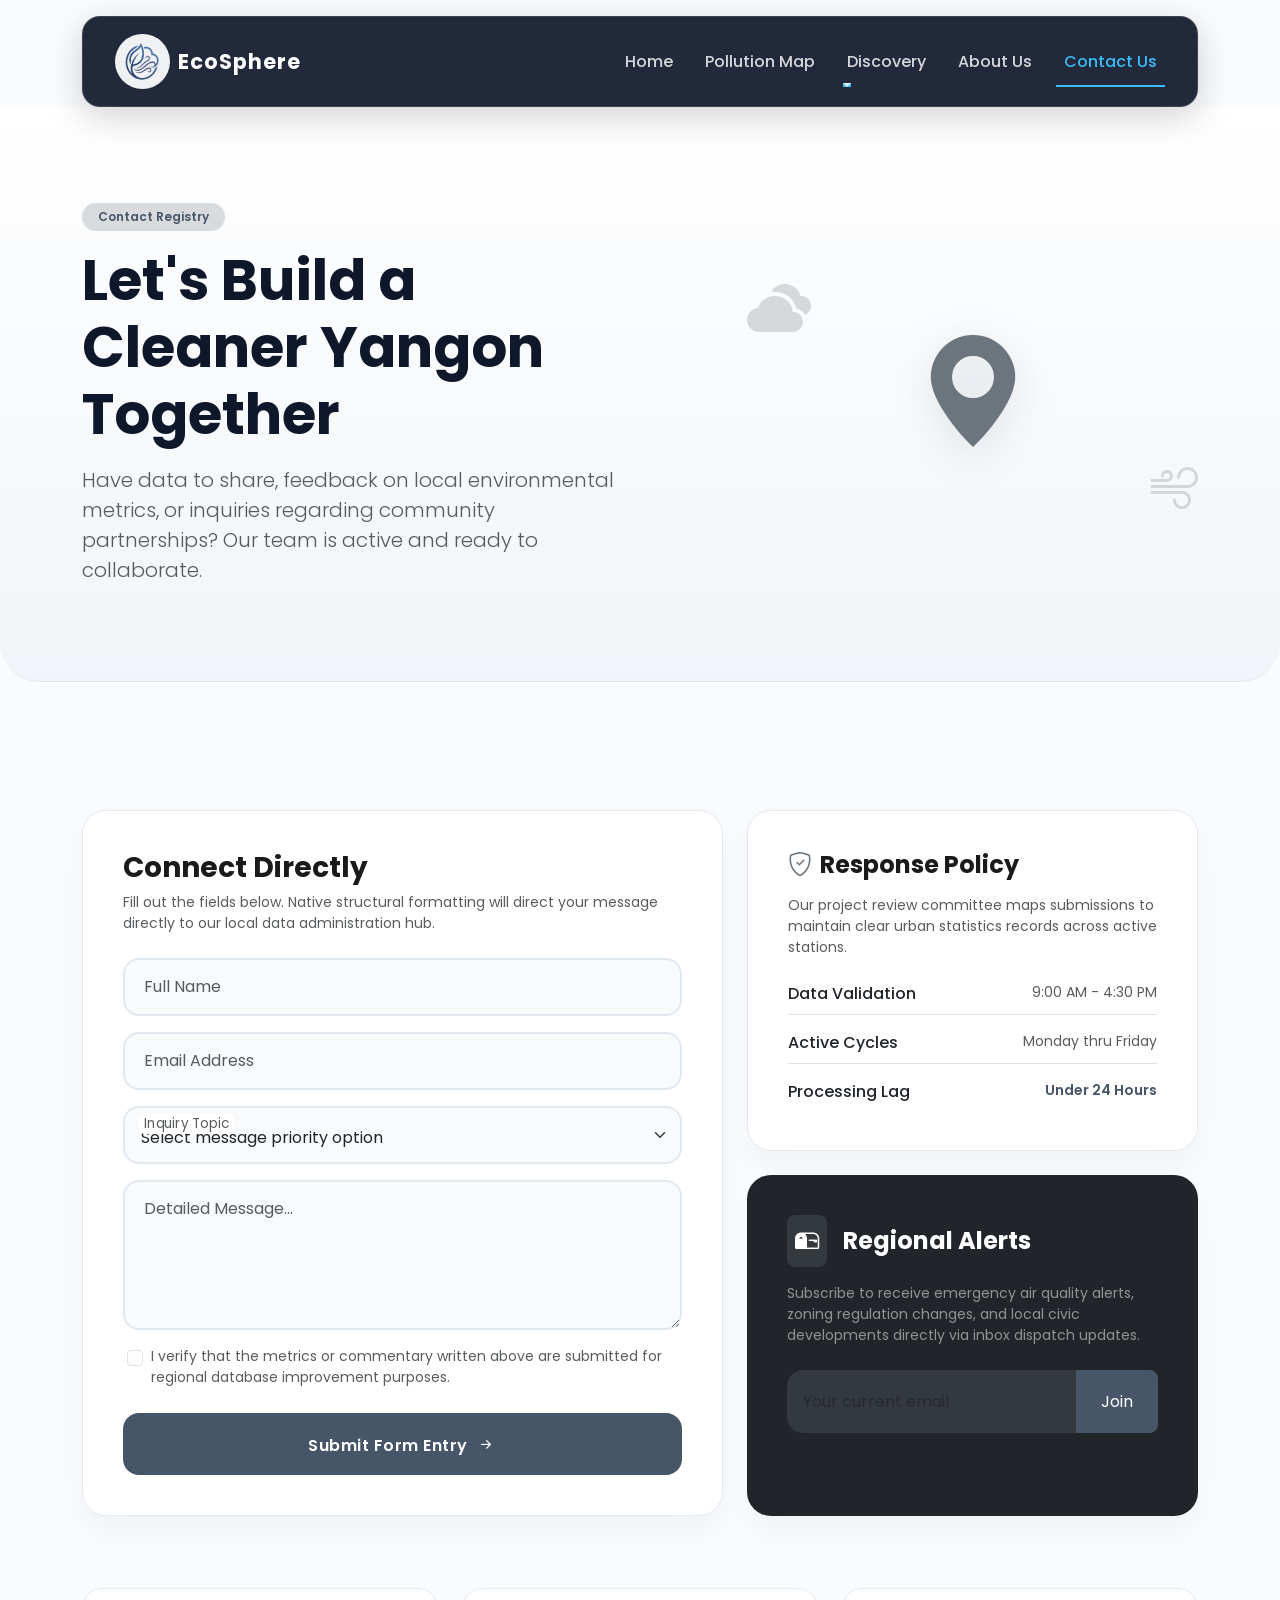
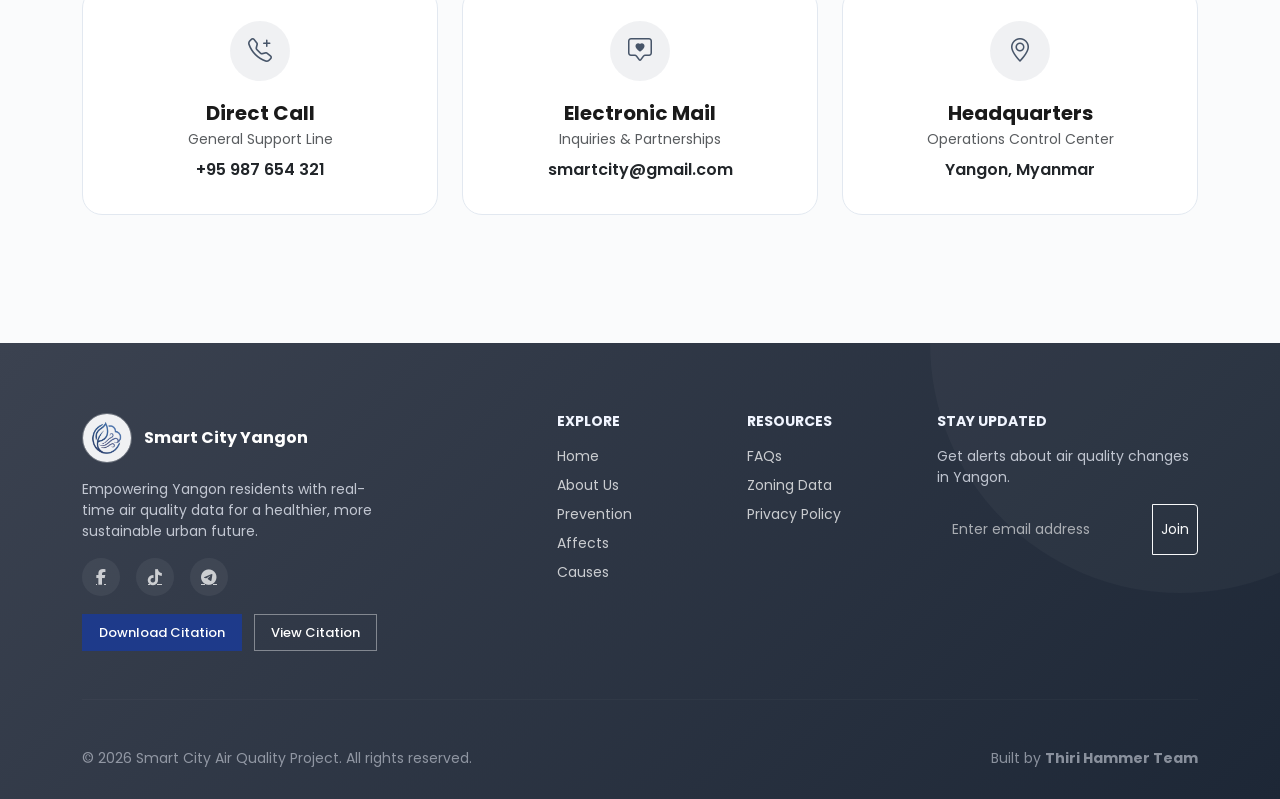
<file: Air Pollution/contact.html>
<!DOCTYPE html>
<html lang="en">
<head>
    <meta charset="utf-8">
    <meta name="viewport" content="width=device-width, initial-scale=1">

    <title>Smart City Yangon</title>
    <link href="https://cdn.jsdelivr.net/npm/bootstrap@5.3.3/dist/css/bootstrap.min.css" rel="stylesheet">
    <link href="https://fonts.googleapis.com/css2?family=Poppins:wght@300;400;500;600;700;800&display=swap" rel="stylesheet">
    <link rel="stylesheet" href="https://cdnjs.cloudflare.com/ajax/libs/font-awesome/6.5.1/css/all.min.css">
    <link rel="stylesheet" href="https://cdn.jsdelivr.net/npm/bootstrap-icons@1.11.0/font/bootstrap-icons.css">
    <link rel="stylesheet" href="style.css">
    <link rel="shortcut icon" href="media/logo.jpg" type="image/x-icon">

    <style>
        /* --- CORE DESIGN & TRANSITIONS (NO JS) --- */
        :root {
            --primary-blue-grey: #475569;
            --dark-blue-grey: #334155;
            --dark-blue: #0f172a;
            --soft-bg: #f8fafc;
            --border-color: #e2e8f0;
        }

        body {
            background-color: #fafbfc;
            font-family: 'Poppins', sans-serif;
        }

        @keyframes slideInUp {
            from {
                opacity: 0;
                transform: translateY(30px);
            }
            to {
                opacity: 1;
                transform: translateY(0);
            }
        }

        /* Hero Layout Rework - UNTOUCHED ORIGINAL STRUCTURAL STYLE */
        .contact-hero {
            background: linear-gradient(180deg, #ffffff 0%, #f1f5f9 100%);
            padding: 6rem 0;
            color: var(--dark-blue);
            position: relative;
            border-radius: 0 0 2.5rem 2.5rem;
            animation: slideInUp 0.5s ease-out;
            border-bottom: 1px solid var(--border-color);
        }

        /* Modern Floating Input Design */
        .form-floating > .form-control:focus ~ label,
        .form-floating > .form-control:not(:placeholder-shown) ~ label,
        .form-floating > .form-select ~ label {
            color: var(--primary-blue-grey);
            transform: scale(0.85) translateY(-0.5rem) translateX(0.15rem);
        }

        .custom-input {
            border: 2px solid var(--border-color);
            border-radius: 1rem;
            background-color: var(--soft-bg);
            transition: all 0.3s cubic-bezier(0.4, 0, 0.2, 1);
            padding: 1.2rem 1rem;
        }

        .custom-input:focus {
            border-color: var(--primary-blue-grey);
            background-color: #ffffff;
            box-shadow: 0 0 0 4px rgba(71, 85, 105, 0.12);
        }

        /* Glassmorphism Sidebar & Cards */
        .modern-sidebar-card {
            background: #ffffff;
            border: 1px solid var(--border-color);
            border-radius: 1.5rem;
            padding: 2.5rem;
            box-shadow: 0 15px 35px rgba(15, 23, 42, 0.04);
            height: 100%;
        }

        /* Animated Grid Info Items */
        .contact-method-card {
            background: #ffffff;
            border: 1px solid var(--border-color);
            border-radius: 1.25rem;
            padding: 2rem;
            text-align: center;
            transition: all 0.3s cubic-bezier(0.4, 0, 0.2, 1);
            position: relative;
            overflow: hidden;
        }

        .contact-method-card::before {
            content: '';
            position: absolute;
            top: 0;
            left: 0;
            width: 100%;
            height: 4px;
            background: var(--primary-blue-grey);
            transform: scaleX(0);
            transition: transform 0.3s ease;
        }

        .contact-method-card:hover {
            transform: translateY(-6px);
            box-shadow: 0 20px 40px rgba(0,0,0,0.06);
            border-color: transparent;
        }

        .contact-method-card:hover::before {
            transform: scaleX(1);
        }

        .icon-box {
            width: 60px;
            height: 60px;
            background: rgba(71, 85, 105, 0.08);
            color: var(--primary-blue-grey);
            border-radius: 50%;
            display: flex;
            align-items: center;
            justify-content: center;
            margin: 0 auto 1.25rem;
            font-size: 1.5rem;
            transition: all 0.3s ease;
        }

        .contact-method-card:hover .icon-box {
            background: var(--primary-blue-grey);
            color: #ffffff;
            transform: rotate(10deg);
        }

        /* Modernized Button styling */
        .btn-submit {
            background: var(--primary-blue-grey);
            color: white;
            border: none;
            padding: 1rem 2rem;
            border-radius: 1rem;
            font-weight: 600;
            letter-spacing: 0.5px;
            transition: all 0.3s ease;
        }

        .btn-submit:hover {
            background: var(--dark-blue-grey);
            transform: translateY(-2px);
            box-shadow: 0 10px 20px rgba(71, 85, 105, 0.2);
            color: white;
        }

        /* Checkbox styling */
        .custom-checkbox:checked {
            background-color: var(--primary-blue-grey);
            border-color: var(--primary-blue-grey);
        }
    </style>
</head>
<body>

<div class="container mt-3 nav-wrapper">
    <nav class="navbar navbar-expand-lg custom-nav">
        <div class="container-fluid">

            <a class="navbar-brand d-flex align-items-center gap-2" href="index.html">
                <img src="media/logo.jpg" class="rounded-logo" alt="Logo">
                <span class="brand-name">EcoSphere</span>
            </a>

            <button class="navbar-toggler border-0 shadow-none"
                    type="button"
                    data-bs-toggle="offcanvas"
                    data-bs-target="#mobileMenu">
                <span class="navbar-toggler-icon"></span>
            </button>

            <div class="collapse navbar-collapse" id="desktopMenu">
                <ul class="navbar-nav ms-auto align-items-center gap-3">

                    <li class="nav-item">
                        <a class="nav-link" href="index.html">Home</a>
                    </li>

                    <li class="nav-item">
                        <a class="nav-link" href="map.html">Pollution Map</a>
                    </li>

                    <li class="nav-item dropdown">
                        <a class="nav-link dropdown-toggle"
                           href="#"
                           role="button"
                           data-bs-toggle="dropdown">
                             Discovery
                        </a>

                        <ul class="dropdown-menu">
                            <li><a class="dropdown-item" href="causes.html">Causes</a></li>
                            <li><a class="dropdown-item" href="prevention.html">Prevention</a></li>
                            <li><a class="dropdown-item" href="affects.html">Affects</a></li>
                        </ul>
                    </li>

                    <li class="nav-item">
                        <a class="nav-link" href="about.html">About Us</a>
                    </li>

                    <li class="nav-item">
                        <a class="nav-link active" href="contact.html">Contact Us</a>
                    </li>

                </ul>
            </div>
        </div>
    </nav>
</div>

<div class="offcanvas offcanvas-end"
     data-bs-scroll="true"
     tabindex="-1"
     id="mobileMenu"
     aria-labelledby="mobileMenuLabel">

    <div class="offcanvas-header">
        <div class="d-flex align-items-center gap-2">
            <img src="media/logo.jpg" class="rounded-logo" style="width:42px;height:42px;" alt="Logo">
            <h5 class="offcanvas-title text-white mb-0" id="mobileMenuLabel">EcoSphere</h5>
        </div>
        <button type="button" class="btn-close btn-close-white shadow-none" data-bs-dismiss="offcanvas" aria-label="Close"></button>
    </div>

    <div class="offcanvas-body">
        <ul class="navbar-nav gap-2">
            <li class="nav-item"><a class="nav-link" href="index.html">Home</a></li>
            <li class="nav-item"><a class="nav-link" href="map.html">Pollution Map</a></li>
            <li class="nav-item dropdown">
                <a class="nav-link dropdown-toggle" href="#" role="button" data-bs-toggle="dropdown" data-bs-display="static" aria-expanded="false">Discovery</a>
                <ul class="dropdown-menu border-0 bg-transparent">
                    <li><a class="dropdown-item text-white-50" href="causes.html">Causes</a></li>
                    <li><a class="dropdown-item text-white-50" href="prevention.html">Prevention</a></li>
                    <li><a class="dropdown-item text-white-50" href="affects.html">Affects</a></li>
                </ul>
            </li>
            <li class="nav-item"><a class="nav-link" href="about.html">About Us</a></li>
            <li class="nav-item"><a class="nav-link" href="contact.html">Contact Us</a></li>
        </ul>
    </div>
</div>

<section class="contact-hero mb-5">
    <div class="container">
        <div class="row align-items-center gy-4">
            <div class="col-lg-6 text-center text-lg-start">
                <span class="badge bg-secondary bg-opacity-25 text-secondary mb-3 px-3 py-2 rounded-pill fw-semibold" style="color: var(--primary-blue-grey) !important;">Contact Registry</span>
                <h1 class="display-4 fw-bold mb-3" style="color: var(--dark-blue);">Let's Build a Cleaner Yangon Together</h1>
                <p class="lead text-muted mb-0">Have data to share, feedback on local environmental metrics, or inquiries regarding community partnerships? Our team is active and ready to collaborate.</p>
            </div>
            <div class="col-lg-5 offset-lg-1 d-none d-lg-block text-center">
                <div class="position-relative p-5">
                    <i class="bi bi-clouds-fill text-secondary opacity-25 position-absolute top-0 start-0" style="font-size: 4rem;"></i>
                    <i class="bi bi-geo-alt-fill text-secondary" style="font-size: 7rem; filter: drop-shadow(0 10px 20px rgba(71,85,105,0.15));"></i>
                    <i class="bi bi-wind text-secondary opacity-25 position-absolute bottom-0 end-0" style="font-size: 3rem;"></i>
                </div>
            </div>
        </div>
    </div>
</section>

<section class="mb-5 fade-in-up">
    <div class="container">
        <div class="row g-4">
            
            <div class="col-lg-7">
                <div class="modern-sidebar-card">
                    <h3 class="fw-bold mb-2">Connect Directly</h3>
                    <p class="text-muted mb-4 small">Fill out the fields below. Native structural formatting will direct your message directly to our local data administration hub.</p>
                    
                    <form action="#" method="POST">
                        <div class="form-floating mb-3">
                            <input type="text" class="form-control custom-input" id="floatingName" placeholder="Your Name" required>
                            <label for="floatingName" class="text-muted ms-2">Full Name</label>
                        </div>
                        
                        <div class="form-floating mb-3">
                            <input type="email" class="form-control custom-input" id="floatingEmail" placeholder="name@example.com" required>
                            <label for="floatingEmail" class="text-muted ms-2">Email Address</label>
                        </div>

                        <div class="form-floating mb-3">
                            <select class="form-select custom-input pt-3" id="floatingSubject" aria-label="Inquiry Subject" required>
                                <option value="" selected disabled hidden>Select message priority option</option>
                                <option value="data-report">Report Air Quality Discrepancies</option>
                                <option value="hardware">Sensor Node Hardware Inquiries</option>
                                <option value="partnership">Community and School Partnerships</option>
                                <option value="general">General Website Feedback</option>
                            </select>
                            <label for="floatingSubject" class="text-muted ms-2">Inquiry Topic</label>
                        </div>

                        <div class="form-floating mb-3">
                            <textarea class="form-control custom-input" id="floatingMessage" placeholder="Leave a message here" style="height: 150px" required></textarea>
                            <label for="floatingMessage" class="text-muted ms-2">Detailed Message...</label>
                        </div>

                        <div class="form-check mb-4 ms-1">
                            <input class="form-check-input custom-checkbox shadow-none" type="checkbox" id="dataConsent" required>
                            <label class="form-check-label text-muted small" for="dataConsent">
                                I verify that the metrics or commentary written above are submitted for regional database improvement purposes.
                            </label>
                        </div>

                        <button type="submit" class="btn-submit w-100">
                            Submit Form Entry <i class="bi bi-arrow-right-short ms-1 fs-5"></i>
                        </button>
                    </form>
                </div>
            </div>

            <div class="col-lg-5">
                <div class="d-flex flex-column gap-4 h-100">
                    
                    <div class="modern-sidebar-card">
                        <h4 class="fw-bold mb-3"><i class="bi bi-shield-check text-secondary me-2"></i>Response Policy</h4>
                        <p class="text-muted small mb-4">Our project review committee maps submissions to maintain clear urban statistics records across active stations.</p>
                        
                        <ul class="list-unstyled mb-0 d-flex flex-column gap-3">
                            <li class="d-flex justify-content-between border-bottom pb-2">
                                <span class="fw-medium text-dark">Data Validation</span>
                                <span class="text-muted small">9:00 AM - 4:30 PM</span>
                            </li>
                            <li class="d-flex justify-content-between border-bottom pb-2">
                                <span class="fw-medium text-dark">Active Cycles</span>
                                <span class="text-muted small">Monday thru Friday</span>
                            </li>
                            <li class="d-flex justify-content-between">
                                <span class="fw-medium text-dark">Processing Lag</span>
                                <span class="fw-semibold small" style="color: var(--primary-blue-grey);">Under 24 Hours</span>
                            </li>
                        </ul>
                    </div>

                    <div class="modern-sidebar-card bg-dark text-white border-0">
                        <div class="d-flex align-items-center gap-3 mb-3">
                            <div class="p-2 bg-secondary bg-opacity-25 rounded-3 text-white">
                                <i class="bi bi-mailbox2 fs-4"></i>
                            </div>
                            <h4 class="fw-bold mb-0">Regional Alerts</h4>
                        </div>
                        <p class="text-white-50 small mb-4">Subscribe to receive emergency air quality alerts, zoning regulation changes, and local civic developments directly via inbox dispatch updates.</p>
                        
                        <form action="#" method="POST">
                            <div class="input-group">
                                <input type="email" placeholder="Your current email" class="form-control custom-input bg-secondary bg-opacity-25 border-0 text-white" required>
                                <button type="submit" class="btn btn-secondary px-4 rounded-end-3" style="background-color: var(--primary-blue-grey); border-color: var(--primary-blue-grey);">Join</button>
                            </div>
                        </form>
                    </div>

                </div>
            </div>
        </div>

        <div class="row g-4 mt-5">
            <div class="col-md-4">
                <div class="contact-method-card">
                    <div class="icon-box">
                        <i class="bi bi-telephone-plus"></i>
                    </div>
                    <h5 class="fw-bold mb-1">Direct Call</h5>
                    <p class="text-muted small mb-0">General Support Line</p>
                    <a href="tel:+95987654321" class="stretched-link text-decoration-none fw-semibold text-dark d-block mt-2">+95 987 654 321</a>
                </div>
            </div>
            <div class="col-md-4">
                <div class="contact-method-card">
                    <div class="icon-box">
                        <i class="bi bi-chat-square-heart"></i>
                    </div>
                    <h5 class="fw-bold mb-1">Electronic Mail</h5>
                    <p class="text-muted small mb-0">Inquiries & Partnerships</p>
                    <a href="mailto:smartcity@gmail.com" class="stretched-link text-decoration-none fw-semibold text-dark d-block mt-2">smartcity@gmail.com</a>
                </div>
            </div>
            <div class="col-md-4">
                <div class="contact-method-card">
                    <div class="icon-box">
                        <i class="bi bi-geo-alt"></i>
                    </div>
                    <h5 class="fw-bold mb-1">Headquarters</h5>
                    <p class="text-muted small mb-0">Operations Control Center</p>
                    <span class="fw-semibold text-dark d-block mt-2">Yangon, Myanmar</span>
                </div>
            </div>
        </div>
        
    </div>
</section>

<footer id="footer" class="custom-footer mt-5">
    <div class="container">
        <div class="row gy-4">
            <div class="col-lg-4 col-md-12 text-center text-lg-start">
                <a class="navbar-brand d-block mb-3" href="index.html">
                    <img src="media/logo.jpg" class="rounded-logo border border-light border-opacity-25" style="width: 50px; height: 50px;">
                    <span class="ms-2 fw-bold text-white">Smart City Yangon</span>
                </a>
                <p class="small opacity-75 pe-lg-5">
                    Empowering Yangon residents with real-time air quality data for a healthier, more sustainable urban future.
                </p>
                <div class="footer-socials d-flex gap-3 justify-content-center justify-content-lg-start mt-3">
                  <a href="https://www.facebook.com/share/181xZYCWML/?mibextid=wwXIfr" class="text-white opacity-75">
<i class="fa-brands fa-facebook-f"></i>
</a>

<a href="https://www.tiktok.com/@greenwaveprojectpbl?_r=1&_t=ZS-96brNTNGCgf" class="text-white opacity-75">
<i class="fa-brands fa-tiktok"></i>
</a>

<a href="https://web.telegram.org/k/" class="text-white opacity-75">
<i class="fa-brands fa-telegram"></i>
</a>
                </div>
            </div>

            <div class="col-6 col-lg-2 offset-lg-1">
                <h6 class="fw-bold mb-3 text-uppercase small">Explore</h6>
                <ul class="list-unstyled small opacity-75">
                    <li class="mb-2"><a href="index.html" class="text-decoration-none text-white">Home</a></li>
                    <li class="mb-2"><a href="about.html" class="text-decoration-none text-white">About Us</a></li>
                    <li class="mb-2"><a href="prevention.html" class="text-decoration-none text-white">Prevention</a></li>
                    <li class="mb-2"><a href="affects.html" class="text-decoration-none text-white">Affects</a></li>
                    <li class="mb-2"><a href="causes.html" class="text-decoration-none text-white">Causes</a></li>
                </ul>
            </div>

            <div class="col-6 col-lg-2">
                <h6 class="fw-bold mb-3 text-uppercase small">Resources</h6>
                <ul class="list-unstyled small opacity-75">
                    <li class="mb-2"><a href="faqs.html" class="text-decoration-none text-white">FAQs</a></li>
                    <li class="mb-2"><a href="map.html" class="text-decoration-none text-white">Zoning Data</a></li>
                    <li class="mb-2"><a href="privacy.html" class="text-decoration-none text-white">Privacy Policy</a></li>
                </ul>
            </div>

            <div class="col-lg-3 col-md-12">
                <h6 class="fw-bold mb-3 text-uppercase small">Stay Updated</h6>
                <p class="small opacity-75">Get alerts about air quality changes in Yangon.</p>
                <form action="contact.html" method="GET">
                    <div class="input-group mb-3">
                        <input type="email" name="userEmail" class="form-control form-control-sm bg-transparent border-light border-opacity-25 text-white" placeholder="Enter email address" required>
                        <button class="btn btn-outline-light btn-sm" type="submit">Join</button>
                    </div>
                </form>
            </div>
        </div>

        <div class="citation-container">
            <a href="media/Document 1.docx" download class="btn-citation download-btn">Download Citation</a>
            <a href="https://edusn-my.sharepoint.com/:w:/g/personal/thirihaymann_edusnschool_co_uk/IQCx-lve096ISLrrx7c4MkwNATe3js4er93nj6ka3yqateQ?e=VedTvq" target="_blank" class="btn-citation view-btn">View Citation</a>
        </div>

        <hr class="my-5 border-light border-opacity-10">

        <div class="row align-items-center">
            <div class="col-md-6 text-center text-md-start">
                <p class="small mb-0 opacity-50">© 2026 Smart City Air Quality Project. All rights reserved.</p>
            </div>
            <div class="col-md-6 text-center text-md-end">
                <p class="small mb-0 opacity-50">Built by <span class="fw-bold">Thiri Hammer Team</span></p>
            </div>
        </div>
    </div>
</footer>

<script src="https://cdn.jsdelivr.net/npm/bootstrap@5.3.3/dist/js/bootstrap.bundle.min.js"></script>
</body>
</html>
</file>
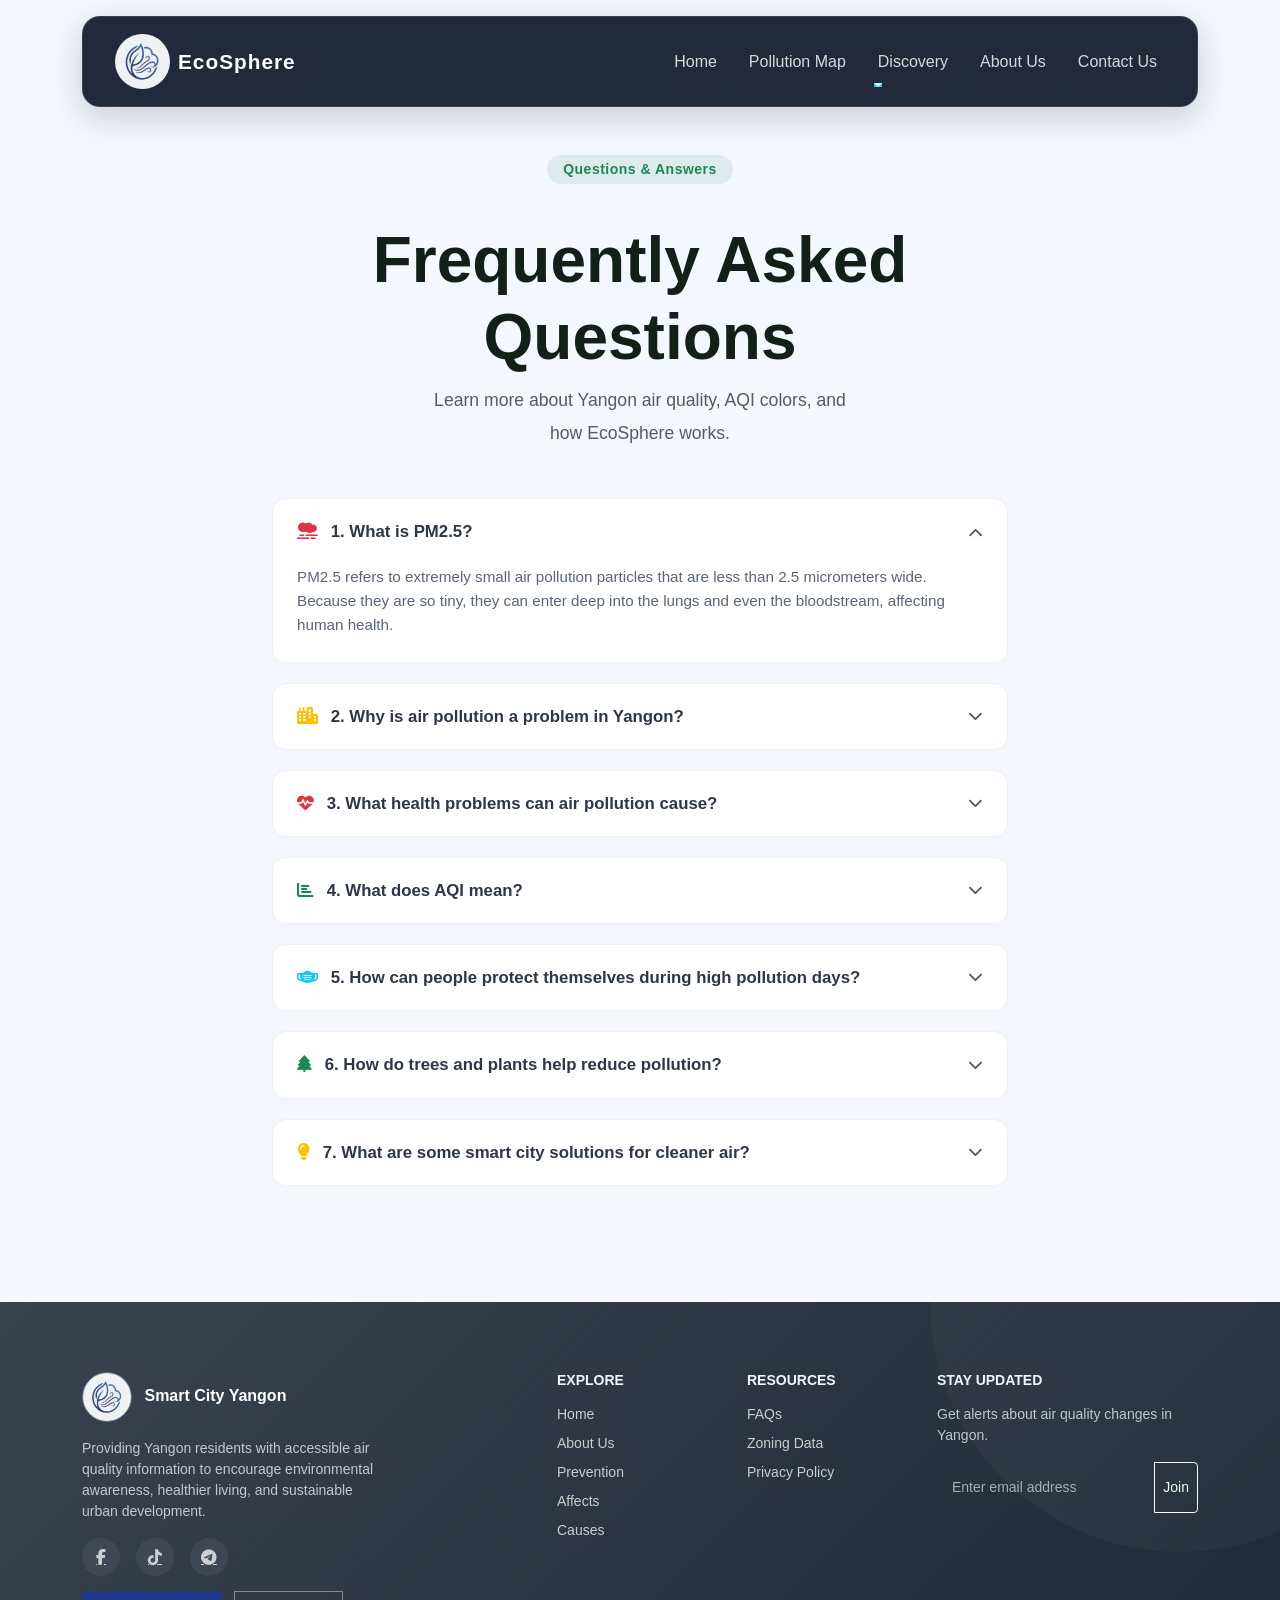
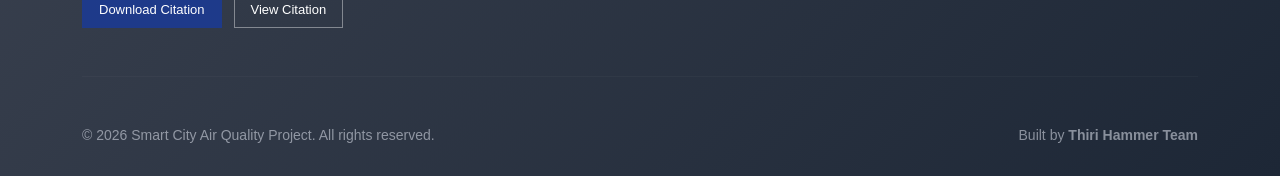
<file: Air Pollution/faqs.html>
<!doctype html>
<html lang="en">
<head>
  <meta charset="UTF-8">
  <meta name="viewport" content="width=device-width, initial-scale=1">
 
  <title>FAQs | EcoSphere</title>
 
  <link href="https://cdn.jsdelivr.net/npm/bootstrap@5.3.3/dist/css/bootstrap.min.css" rel="stylesheet">
  <link href="https://fonts.googleapis.com/css2?family=Poppins:wght@300;400;500;600;700;800&display=swap" rel="stylesheet">
  <link rel="stylesheet" href="https://cdnjs.cloudflare.com/ajax/libs/font-awesome/6.5.1/css/all.min.css">
  <link rel="stylesheet" href="style.css">
  <link rel="shortcut icon" href="media/logo.jpg" type="image/x-icon">
 
  <style>
    /* Premium UI Additions to supplement existing styles safely */
    .faq-card {
      background: #ffffff;
      border: 1px solid rgba(0,0,0,0.06);
      border-radius: 14px;
      padding: 0;
      margin-bottom: 1.25rem;
      box-shadow: 0 3px 12px rgba(0,0,0,0.015);
      transition: transform 0.2s ease, box-shadow 0.2s ease;
    }
    .faq-card:hover {
      transform: translateY(-2px);
      box-shadow: 0 8px 20px rgba(0,0,0,0.04);
    }
    .faq-btn {
      width: 100%;
      text-align: left;
      background: transparent;
      border: none;
      padding: 1.25rem 1.5rem;
      font-weight: 600;
      color: #2d3748;
      font-size: 1.05rem;
      display: flex;
      align-items: center;
      justify-content: space-between;
    }
    .faq-btn:focus {
      outline: none;
    }
    .faq-answer {
      padding: 0 1.5rem 1.5rem 1.5rem;
      color: #5a6578;
      line-height: 1.6;
      font-size: 0.95rem;
    }
    .rotate-icon {
      transition: transform 0.2s ease;
    }
    .faq-btn:not(.collapsed) .rotate-icon {
      transform: rotate(180deg);
    }
  </style>
</head>
 
<body>
 
<div class="container mt-3 nav-wrapper">
  <nav class="navbar navbar-expand-lg custom-nav">
    <div class="container-fluid">
 
      <a class="navbar-brand d-flex align-items-center gap-2" href="index.html">
        <img src="media/logo.jpg" class="rounded-logo" alt="Logo">
        <span class="brand-name">EcoSphere</span>
      </a>
 
      <button class="navbar-toggler border-0 shadow-none" type="button" data-bs-toggle="offcanvas" data-bs-target="#mobileMenu">
        <span class="navbar-toggler-icon"></span>
      </button>
 
      <div class="collapse navbar-collapse" id="desktopMenu">
        <ul class="navbar-nav ms-auto align-items-center gap-3">
          <li class="nav-item"><a class="nav-link" href="index.html">Home</a></li>
          <li class="nav-item"><a class="nav-link" href="map.html">Pollution Map</a></li>
 
          <li class="nav-item dropdown">
            <a class="nav-link dropdown-toggle" href="#" role="button" data-bs-toggle="dropdown">Discovery</a>
            <ul class="dropdown-menu">
              <li><a class="dropdown-item" href="causes.html">Causes</a></li>
              <li><a class="dropdown-item" href="prevention.html">Prevention</a></li>
              <li><a class="dropdown-item" href="affects.html">Affects</a></li>
            </ul>
          </li>
 
          <li class="nav-item"><a class="nav-link" href="about.html">About Us</a></li>
          <li class="nav-item"><a class="nav-link" href="contact.html">Contact Us</a></li>
        </ul>
      </div>
 
    </div>
  </nav>
</div>
 
<div class="offcanvas offcanvas-end" tabindex="-1" id="mobileMenu">
  <div class="offcanvas-header">
    <h5 class="offcanvas-title text-white">EcoSphere</h5>
    <button type="button" class="btn-close btn-close-white" data-bs-dismiss="offcanvas"></button>
  </div>
 
  <div class="offcanvas-body">
    <ul class="navbar-nav">
      <li class="nav-item"><a class="nav-link" href="index.html">Home</a></li>
      <li class="nav-item"><a class="nav-link" href="map.html">Pollution Map</a></li>
 
      <li class="nav-item dropdown">
        <a class="nav-link dropdown-toggle" href="#" role="button" data-bs-toggle="dropdown" data-bs-display="static">Discovery</a>
        <ul class="dropdown-menu border-0 bg-transparent">
          <li><a class="dropdown-item text-white-50" href="causes.html">Causes</a></li>
          <li><a class="dropdown-item text-white-50" href="prevention.html">Prevention</a></li>
          <li><a class="dropdown-item text-white-50" href="affects.html">Affects</a></li>
        </ul>
      </li>
 
      <li class="nav-item"><a class="nav-link" href="about.html">About Us</a></li>
      <li class="nav-item"><a class="nav-link" href="contact.html">Contact Us</a></li>
    </ul>
  </div>
</div>
 
<section class="container py-5 fade-in-up">
  <div class="page-hero text-center mb-5">
    <span class="section-badge bg-success bg-opacity-10 text-success px-3 py-1 rounded-pill fw-semibold small">Questions & Answers</span>
    <h1 class="display-5 fw-bold mt-3 mb-2">Frequently Asked Questions</h1>
    <p class="text-muted col-lg-6 mx-auto">Learn more about Yangon air quality, AQI colors, and how EcoSphere works.</p>
  </div>
 
  <div class="row justify-content-center">
    <div class="col-lg-8">
      <div class="accordion" id="accordionAll">
 
        <div class="faq-card">
          <button class="faq-btn" type="button" data-bs-toggle="collapse" data-bs-target="#all-q1">
            <span><i class="fa-solid fa-smog text-danger me-2"></i> 1. What is PM2.5?</span>
            <i class="fa-solid fa-chevron-down rotate-icon text-muted small"></i>
          </button>
          <div id="all-q1" class="collapse show" data-bs-parent="#accordionAll">
            <div class="faq-answer">
              PM2.5 refers to extremely small air pollution particles that are less than 2.5 micrometers wide. Because they are so tiny, they can enter deep into the lungs and even the bloodstream, affecting human health.
            </div>
          </div>
        </div>
 
        <div class="faq-card">
          <button class="faq-btn collapsed" type="button" data-bs-toggle="collapse" data-bs-target="#all-q2">
            <span><i class="fa-solid fa-city text-warning me-2"></i> 2. Why is air pollution a problem in Yangon?</span>
            <i class="fa-solid fa-chevron-down rotate-icon text-muted small"></i>
          </button>
          <div id="all-q2" class="collapse" data-bs-parent="#accordionAll">
            <div class="faq-answer">
              Major causes include vehicle emissions, industrial smoke, construction dust, diesel generators, and open waste burning. Pollution levels can become worse during dry seasons with low rainfall and weak wind circulation.
            </div>
          </div>
        </div>
 
        <div class="faq-card">
          <button class="faq-btn collapsed" type="button" data-bs-toggle="collapse" data-bs-target="#all-q3">
            <span><i class="fa-solid fa-heart-pulse text-danger me-2"></i> 3. What health problems can air pollution cause?</span>
            <i class="fa-solid fa-chevron-down rotate-icon text-muted small"></i>
          </button>
          <div id="all-q3" class="collapse" data-bs-parent="#accordionAll">
            <div class="faq-answer">
              Air pollution may cause coughing, throat irritation, breathing difficulties, asthma attacks, and eye discomfort. Long-term exposure can increase the risk of heart disease, stroke, and lung damage.
            </div>
          </div>
        </div>
 
        <div class="faq-card">
          <button class="faq-btn collapsed" type="button" data-bs-toggle="collapse" data-bs-target="#all-q4">
            <span><i class="fa-solid fa-chart-bar text-success me-2"></i> 4. What does AQI mean?</span>
            <i class="fa-solid fa-chevron-down rotate-icon text-muted small"></i>
          </button>
          <div id="all-q4" class="collapse" data-bs-parent="#accordionAll">
            <div class="faq-answer">
              AQI stands for Air Quality Index. It measures how clean or polluted the air is and whether it may affect people’s health. Higher AQI values mean higher pollution levels and greater health risks.
            </div>
          </div>
        </div>
 
        <div class="faq-card">
          <button class="faq-btn collapsed" type="button" data-bs-toggle="collapse" data-bs-target="#all-q5">
            <span><i class="fa-solid fa-mask-face text-info me-2"></i> 5. How can people protect themselves during high pollution days?</span>
            <i class="fa-solid fa-chevron-down rotate-icon text-muted small"></i>
          </button>
          <div id="all-q5" class="collapse" data-bs-parent="#accordionAll">
            <div class="faq-answer">
              People can wear N95 or KN95 masks, reduce outdoor activities, close windows during severe pollution periods, and regularly check AQI updates.
            </div>
          </div>
        </div>
 
        <div class="faq-card">
          <button class="faq-btn collapsed" type="button" data-bs-toggle="collapse" data-bs-target="#all-q6">
            <span><i class="fa-solid fa-tree text-success me-2"></i> 6. How do trees and plants help reduce pollution?</span>
            <i class="fa-solid fa-chevron-down rotate-icon text-muted small"></i>
          </button>
          <div id="all-q6" class="collapse" data-bs-parent="#accordionAll">
            <div class="faq-answer">
              Trees and plants help absorb carbon dioxide, trap dust particles, and improve overall air quality in urban areas. Green spaces also help cool cities naturally.
            </div>
          </div>
        </div>
 
        <div class="faq-card">
          <button class="faq-btn collapsed" type="button" data-bs-toggle="collapse" data-bs-target="#all-q7">
            <span><i class="fa-solid fa-lightbulb text-warning me-2"></i> 7. What are some smart city solutions for cleaner air?</span>
            <i class="fa-solid fa-chevron-down rotate-icon text-muted small"></i>
          </button>
          <div id="all-q7" class="collapse" data-bs-parent="#accordionAll">
            <div class="faq-answer">
              Smart city solutions include real-time AQI monitoring, sustainable transportation, urban greening, cleaner energy use, and digital environmental awareness systems.
            </div>
          </div>
        </div>
 
      </div>
    </div>
  </div>
</section>
 
<footer id="footer" class="custom-footer mt-5">
  <div class="container">
    <div class="row gy-4">
 
      <div class="col-lg-4 col-md-12 text-center text-lg-start">
        <a class="navbar-brand d-block mb-3" href="index.html">
          <img src="media/logo.jpg" class="rounded-logo border border-light border-opacity-25" style="width: 50px; height: 50px;">
          <span class="ms-2 fw-bold text-white">Smart City Yangon</span>
        </a>
 
        <p class="small opacity-75 pe-lg-5">
          Providing Yangon residents with accessible air quality information to encourage environmental awareness, healthier living, and sustainable urban development.
        </p>
 
        <div class="footer-socials d-flex gap-3 justify-content-center justify-content-lg-start mt-3">
 <a href="https://www.facebook.com/share/181xZYCWML/?mibextid=wwXIfr" class="text-white opacity-75">
<i class="fa-brands fa-facebook-f"></i>
</a>

<a href="https://www.tiktok.com/@greenwaveprojectpbl?_r=1&_t=ZS-96brNTNGCgf" class="text-white opacity-75">
<i class="fa-brands fa-tiktok"></i>
</a>

<a href="https://web.telegram.org/k/" class="text-white opacity-75">
<i class="fa-brands fa-telegram"></i>
</a>
        </div>
      </div>
 
      <div class="col-6 col-lg-2 offset-lg-1">
        <h6 class="fw-bold mb-3 text-uppercase small">Explore</h6>
        <ul class="list-unstyled small opacity-75">
          <li class="mb-2"><a href="index.html" class="text-decoration-none text-white">Home</a></li>
          <li class="mb-2"><a href="about.html" class="text-decoration-none text-white">About Us</a></li>
          <li class="mb-2">
<a href="prevention.html" class="text-decoration-none text-white">Prevention
</a>
</li>
<li class="mb-2">
<a href="affects.html" class="text-decoration-none text-white">Affects</a>
</li>
          <li class="mb-2"><a href="causes.html" class="text-decoration-none text-white">Causes</a></li>
        </ul>
      </div>
 
      <div class="col-6 col-lg-2">
        <h6 class="fw-bold mb-3 text-uppercase small">Resources</h6>
        <ul class="list-unstyled small opacity-75">
          <li class="mb-2"><a href="faqs.html" class="text-decoration-none text-white">FAQs</a></li>
          <li class="mb-2"><a href="map.html" class="text-decoration-none text-white">Zoning Data</a></li>
          <li class="mb-2"><a href="privacy.html" class="text-decoration-none text-white">Privacy Policy</a></li>
        </ul>
      </div>
 
      <div class="col-lg-3 col-md-12">
        <h6 class="fw-bold mb-3 text-uppercase small">Stay Updated</h6>
        <p class="small opacity-75">Get alerts about air quality changes in Yangon.</p>
 
        <form action="contact.html" method="GET">
          <div class="input-group mb-3">
            <input type="email" name="userEmail" class="form-control form-control-sm bg-transparent border-light border-opacity-25 text-white" placeholder="Enter email address" required>
            <button class="btn btn-outline-light btn-sm" type="submit">Join</button>
          </div>
        </form>
      </div>
 
    </div>

    <div class="citation-container">
    <!-- Option 1: Forces the file to download -->
    <a href="media/Document 1.docx" download class="btn-citation download-btn">
        Download Citation
    </a>
    
    <!-- Option 2: Opens the file to view online -->
    <a href="https://edusn-my.sharepoint.com/:w:/g/personal/thirihaymann_edusnschool_co_uk/IQCx-lve096ISLrrx7c4MkwNATe3js4er93nj6ka3yqateQ?e=VedTvq" target="_blank" class="btn-citation view-btn">
        View Citation
    </a>
</div>
 
    <hr class="my-5 border-light border-opacity-10">
 
    <div class="row align-items-center">
      <div class="col-md-6 text-center text-md-start">
        <p class="small mb-0 opacity-50">© 2026 Smart City Air Quality Project. All rights reserved.</p>
      </div>
 
      <div class="col-md-6 text-center text-md-end">
        <p class="small mb-0 opacity-50">Built by <span class="fw-bold">Thiri Hammer Team</span></p>
      </div>
    </div>
 
  </div>
</footer>
 
<script src="https://cdn.jsdelivr.net/npm/bootstrap@5.3.3/dist/js/bootstrap.bundle.min.js"></script>
 
</body>
</html>
</file>
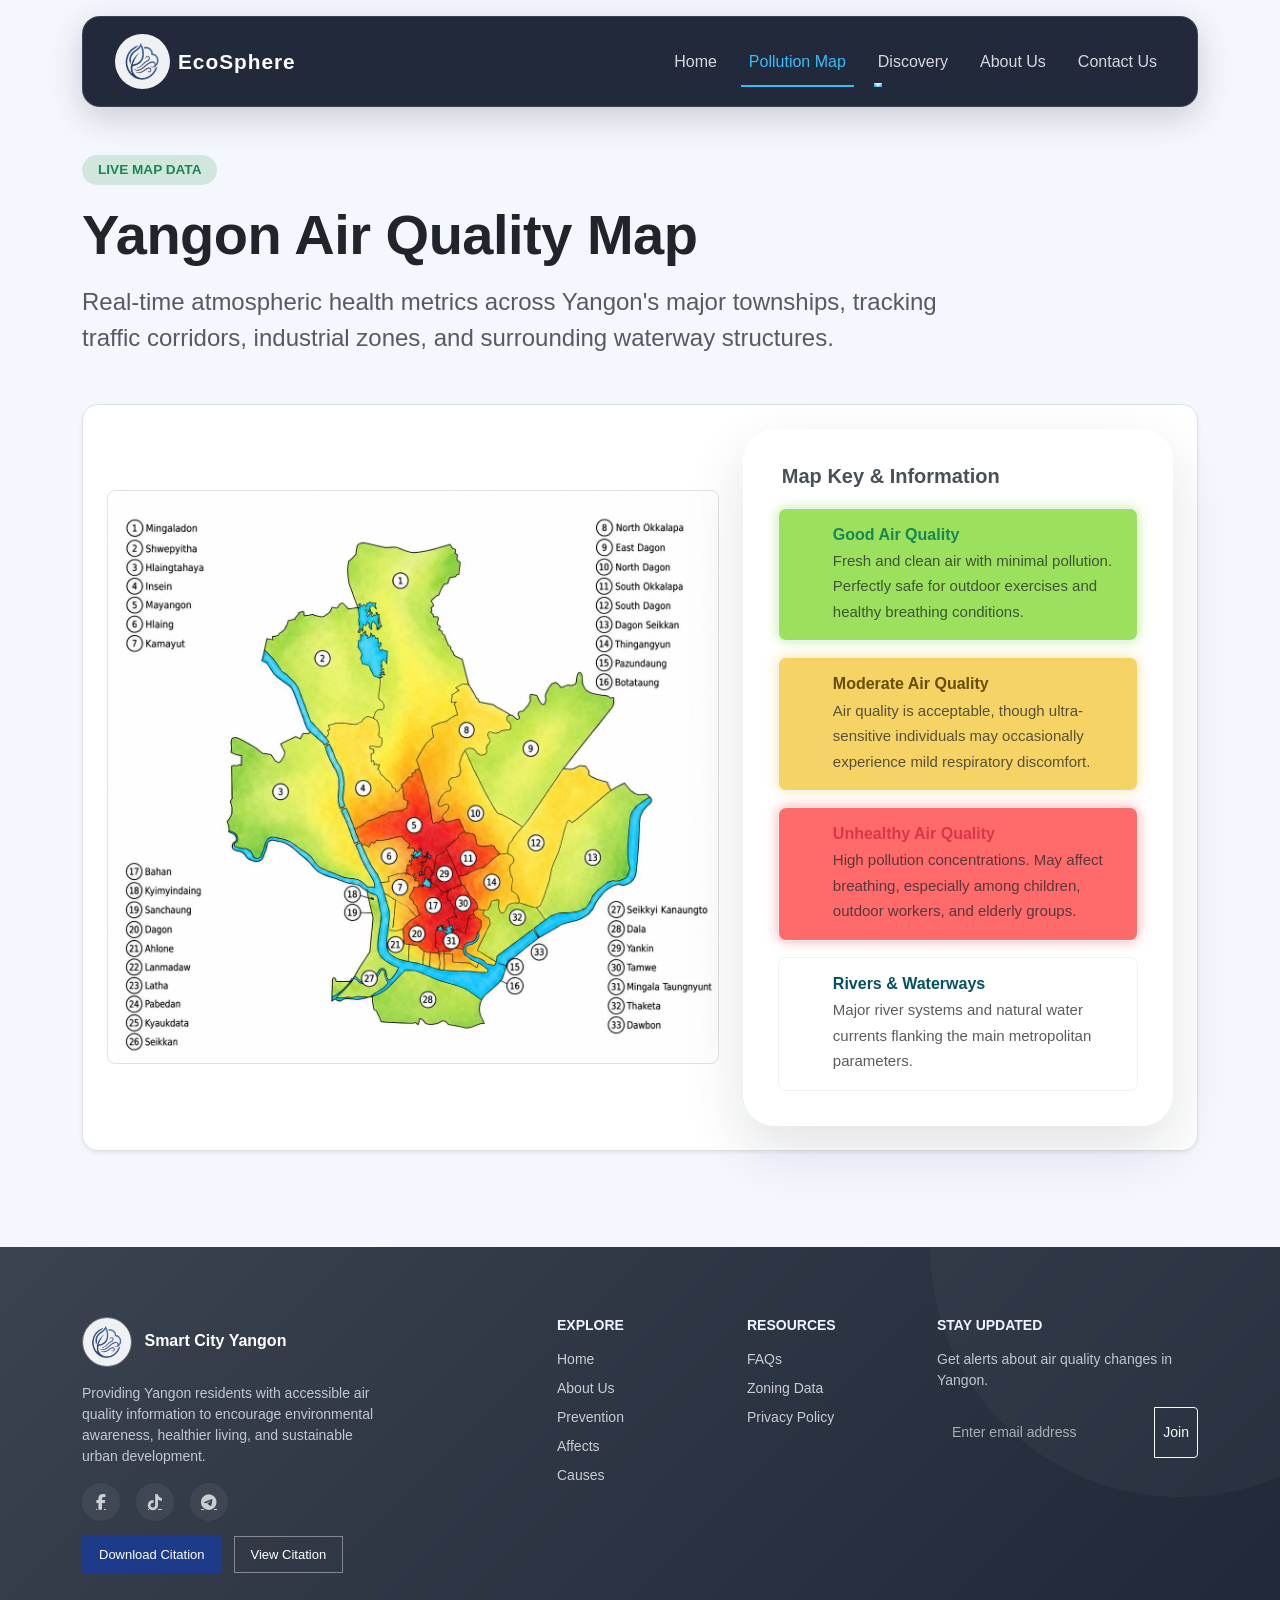
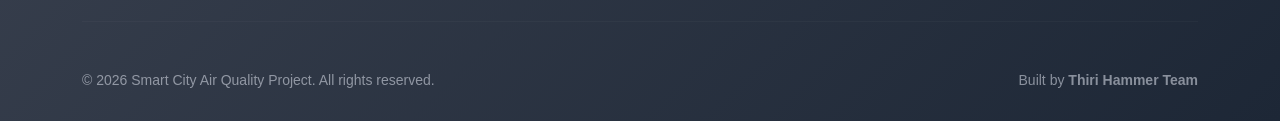
<file: Air Pollution/map.html>
<!doctype html>
<html lang="en">
<head>
  <meta charset="UTF-8">
  <meta name="viewport" content="width=device-width, initial-scale=1.0">

  <title>Yangon Air Quality Map</title>

  <!-- Bootstrap CSS -->
  <link href="https://cdn.jsdelivr.net/npm/bootstrap@5.3.3/dist/css/bootstrap.min.css" rel="stylesheet">

  <!-- Font Awesome -->
  <link rel="stylesheet" href="https://cdnjs.cloudflare.com/ajax/libs/font-awesome/6.5.1/css/all.min.css">

  <!-- Your CSS -->
  <link rel="stylesheet" href="style.css">
</head>

<body>

<div class="container mt-3 nav-wrapper">
    <nav class="navbar navbar-expand-lg custom-nav">
        <div class="container-fluid">

            <!-- LOGO + NAME -->
            <a class="navbar-brand d-flex align-items-center gap-2" href="index.html">
                <img src="media/logo.jpg" class="rounded-logo" alt="Logo">
                <span class="brand-name">EcoSphere</span>
            </a>

            <!-- MOBILE BUTTON -->
            <button class="navbar-toggler border-0 shadow-none"
                    type="button"
                    data-bs-toggle="offcanvas"
                    data-bs-target="#mobileMenu">
                <span class="navbar-toggler-icon"></span>
            </button>

            <!-- DESKTOP MENU -->
            <div class="collapse navbar-collapse" id="desktopMenu">
                <ul class="navbar-nav ms-auto align-items-center gap-3">

                    <li class="nav-item">
                        <a class="nav-link" href="index.html">Home</a>
                    </li>

                    <li class="nav-item">
                        <a class="nav-link active" href="map.html">Pollution Map</a>
                    </li>

                    <li class="nav-item dropdown">
                        <a class="nav-link dropdown-toggle"
                           href="#"
                           role="button"
                           data-bs-toggle="dropdown">
                            Discovery
                        </a>

                        <ul class="dropdown-menu">
                            <li><a class="dropdown-item" href="causes.html">Causes</a></li>
                            <li><a class="dropdown-item" href="prevention.html">Prevention</a></li>
                            <li><a class="dropdown-item" href="affects.html">Affects</a></li>
                        </ul>
                    </li>

                    <li class="nav-item">
                        <a class="nav-link" href="about.html">About Us</a>
                    </li>

                    <li class="nav-item">
                        <a class="nav-link" href="contact.html">Contact Us</a>
                    </li>

                </ul>
            </div>
        </div>
    </nav>
</div>

<div class="offcanvas offcanvas-end"
     data-bs-scroll="true"
     tabindex="-1"
     id="mobileMenu"
     aria-labelledby="mobileMenuLabel">

    <!-- HEADER -->
    <div class="offcanvas-header">

        <div class="d-flex align-items-center gap-2">

            <img src="media/logo.jpg"
                 class="rounded-logo"
                 style="width:42px;height:42px;"
                 alt="Logo">

            <h5 class="offcanvas-title text-white mb-0"
                id="mobileMenuLabel">

                EcoSphere

            </h5>

        </div>

        <button type="button"
                class="btn-close btn-close-white shadow-none"
                data-bs-dismiss="offcanvas"
                aria-label="Close">
        </button>

    </div>

    <!-- BODY -->
    <div class="offcanvas-body">

        <ul class="navbar-nav gap-2">

            <li class="nav-item">
                <a class="nav-link" href="index.html">
                    Home
                </a>
            </li>

            <li class="nav-item">
                <a class="nav-link" href="map.html">
                    Pollution Map
                </a>
            </li>

            <!-- DROPDOWN -->
            <li class="nav-item dropdown">

                <a class="nav-link dropdown-toggle"
                   href="#"
                   role="button"
                   data-bs-toggle="dropdown"
                   data-bs-display="static"
                   aria-expanded="false">

                    Discovery

                </a>

                <ul class="dropdown-menu border-0 bg-transparent">

                    <li>
                        <a class="dropdown-item text-white-50"
                           href="causes.html">

                           Causes

                        </a>
                    </li>

                    <li>
                        <a class="dropdown-item text-white-50"
                           href="prevention.html">

                           Prevention

                        </a>
                    </li>

                    <li>
                        <a class="dropdown-item text-white-50"
                           href="affects.html">

                           Affects

                        </a>
                    </li>

                </ul>

            </li>

            <li class="nav-item">
                <a class="nav-link" href="about.html">
                    About Us
                </a>
            </li>

            <li class="nav-item">
                <a class="nav-link" href="contact.html">
                    Contact Us
                </a>
            </li>

        </ul>


    </div>

</div>

<section class="container py-5 fade-in-up">

  <!-- LEFT-ALIGNED & BIGGER PAGE TITLE ACCENTS -->
  <div class="text-start mb-5">
    <!-- Clean modern tracking status badge -->
    <span class="badge bg-success-subtle text-success px-3 py-2 rounded-pill mb-3 text-uppercase fw-semibold tracking-wider" style="font-size: 0.85rem;">
      Live Map Data
    </span>
    <!-- Font size increased using display-4 and extra bold classes -->
    <h1 class="fw-extrabold display-4 text-dark mb-3" style="letter-spacing: -0.5px;">
      Yangon Air Quality Map
    </h1>
    <!-- Text description size increased using fs-4 for high visual impact -->
    <p class="fs-4 text-muted" style="max-width: 900px; line-height: 1.5;">
      Real-time atmospheric health metrics across Yangon's major townships, tracking traffic corridors, industrial zones, and surrounding waterway structures.
    </p>
  </div>

  <!-- CONTAINER WRAPPER FOR MAP & LEGEND -->
  <div class="map-card-wrapper p-4 bg-white rounded-4 shadow-sm border">
    <div class="row align-items-center g-4">

      <!-- LEFT SIDE: MAP CONTAINER -->
      <div class="col-lg-7 text-center">
        <div class="image-map-container rounded-3 overflow-hidden border">
          <img src="media/MAP.jpg"
               usemap="#yangonmap"
               class="img-fluid map-image"
               alt="Yangon Air Quality Map">
        </div>
      </div>

      <!-- RIGHT SIDE: AQI STATUS CARDS -->
      <div class="col-lg-5">
        <div class="aqi-card-panel d-flex flex-column gap-3">
          
          <h5 class="fw-bold mb-1 text-dark-emphasis px-1">Map Key & Information</h5>
          
          <!-- GOOD STATUS CARD -->
          <div class="aqi-list-item good p-3 rounded-3 border d-flex gap-3">
            <span class="aqi-dot good-dot mt-1"></span>
            <div>
              <h6 class="fw-bold text-success mb-1">Good Air Quality</h6>
              <p class="mb-0 text-muted small">Fresh and clean air with minimal pollution. Perfectly safe for outdoor exercises and healthy breathing conditions.</p>
            </div>
          </div>

          <!-- MODERATE STATUS CARD -->
          <div class="aqi-list-item moderate p-3 rounded-3 border d-flex gap-3">
            <span class="aqi-dot moderate-dot mt-1"></span>
            <div>
              <h6 class="fw-bold text-warning-emphasis mb-1">Moderate Air Quality</h6>
              <p class="mb-0 text-muted small">Air quality is acceptable, though ultra-sensitive individuals may occasionally experience mild respiratory discomfort.</p>
            </div>
          </div>

          <!-- UNHEALTHY STATUS CARD -->
          <div class="aqi-list-item unhealthy p-3 rounded-3 border d-flex gap-3">
            <span class="aqi-dot unhealthy-dot mt-1"></span>
            <div>
              <h6 class="fw-bold text-danger mb-1">Unhealthy Air Quality</h6>
              <p class="mb-0 text-muted small">High pollution concentrations. May affect breathing, especially among children, outdoor workers, and elderly groups.</p>
            </div>
          </div>

          <!-- RIVERS / WATERWAYS STATUS CARD -->
          <div class="aqi-list-item water p-3 rounded-3 border d-flex gap-3">
            <span class="aqi-dot river-dot mt-1"></span>
            <div>
              <h6 class="fw-bold text-info-emphasis mb-1">Rivers & Waterways</h6>
              <p class="mb-0 text-muted small">Major river systems and natural water currents flanking the main metropolitan parameters.</p>
            </div>
          </div>

        </div>
      </div>

    </div>
  </div>

</section>
<footer id="footer" class="custom-footer mt-5">

<div class="container">

<div class="row gy-4">

<div class="col-lg-4 col-md-12 text-center text-lg-start">

<a class="navbar-brand d-block mb-3" href="index.html">

<img src="media/logo.jpg" class="rounded-logo border border-light border-opacity-25" style="width: 50px; height: 50px;">

<span class="ms-2 fw-bold text-white">Smart City Yangon</span>

</a>

<p class="small opacity-75 pe-lg-5">

Providing Yangon residents with accessible air quality information to encourage environmental awareness, healthier living, and sustainable urban development.

</p>

<div class="footer-socials d-flex gap-3 justify-content-center justify-content-lg-start mt-3">

<a href="https://www.facebook.com/share/181xZYCWML/?mibextid=wwXIfr" class="text-white opacity-75">
<i class="fa-brands fa-facebook-f"></i>
</a>

<a href="https://www.tiktok.com/@greenwaveprojectpbl?_r=1&_t=ZS-96brNTNGCgf" class="text-white opacity-75">
<i class="fa-brands fa-tiktok"></i>
</a>

<a href="https://web.telegram.org/k/" class="text-white opacity-75">
<i class="fa-brands fa-telegram"></i>
</a>

</div>

</div>



<div class="col-6 col-lg-2 offset-lg-1">

<h6 class="fw-bold mb-3 text-uppercase small">Explore</h6>

<ul class="list-unstyled small opacity-75">

<li class="mb-2"><a href="index.html" class="text-decoration-none text-white">Home</a></li>

<li class="mb-2"><a href="about.html" class="text-decoration-none text-white">About Us</a></li>

<li class="mb-2"><a href="prevention.html" class="text-decoration-none text-white">Prevention</a></li>

<li class="mb-2"><a href="affects.html" class="text-decoration-none text-white">Affects</a></li>

<li class="mb-2"><a href="causes.html" class="text-decoration-none text-white">Causes</a></li>

</ul>

</div>



<div class="col-6 col-lg-2">

<h6 class="fw-bold mb-3 text-uppercase small">Resources</h6>

<ul class="list-unstyled small opacity-75">

<li class="mb-2"><a href="faqs.html" class="text-decoration-none text-white">FAQs</a></li>

<li class="mb-2"><a href="map.html" class="text-decoration-none text-white">Zoning Data</a></li>

<li class="mb-2"><a href="privacy.html" class="text-decoration-none text-white">Privacy Policy</a></li>

</ul>

</div>



<div class="col-lg-3 col-md-12">

<h6 class="fw-bold mb-3 text-uppercase small">Stay Updated</h6>

<p class="small opacity-75">Get alerts about air quality changes in Yangon.</p>


<form action="contact.html" method="GET">

<div class="input-group mb-3">

<input type="email"

name="userEmail"

class="form-control form-control-sm bg-transparent border-light border-opacity-25 text-white"

placeholder="Enter email address"

required>

<button class="btn btn-outline-light btn-sm" type="submit">Join</button>

</div>

</form>

</div>

</div>

<div class="citation-container">
    <!-- Option 1: Forces the file to download -->
    <a href="media/Document 1.docx" download class="btn-citation download-btn">
        Download Citation
    </a>
    
    <!-- Option 2: Opens the file to view online -->
    <a href="https://edusn-my.sharepoint.com/:w:/g/personal/thirihaymann_edusnschool_co_uk/IQCx-lve096ISLrrx7c4MkwNATe3js4er93nj6ka3yqateQ?e=VedTvq" target="_blank" class="btn-citation view-btn">
        View Citation
    </a>
</div>

<hr class="my-5 border-light border-opacity-10">



<div class="row align-items-center">

<div class="col-md-6 text-center text-md-start">

<p class="small mb-0 opacity-50">© 2026 Smart City Air Quality Project. All rights reserved.</p>

</div>

<div class="col-md-6 text-center text-md-end">

<p class="small mb-0 opacity-50">Built by <span class="fw-bold">Thiri Hammer Team</span></p>

</div>

</div>

</div>

</footer>
<script src="https://cdn.jsdelivr.net/npm/bootstrap@5.3.3/dist/js/bootstrap.bundle.min.js"></script>

</body>
</html>
</file>
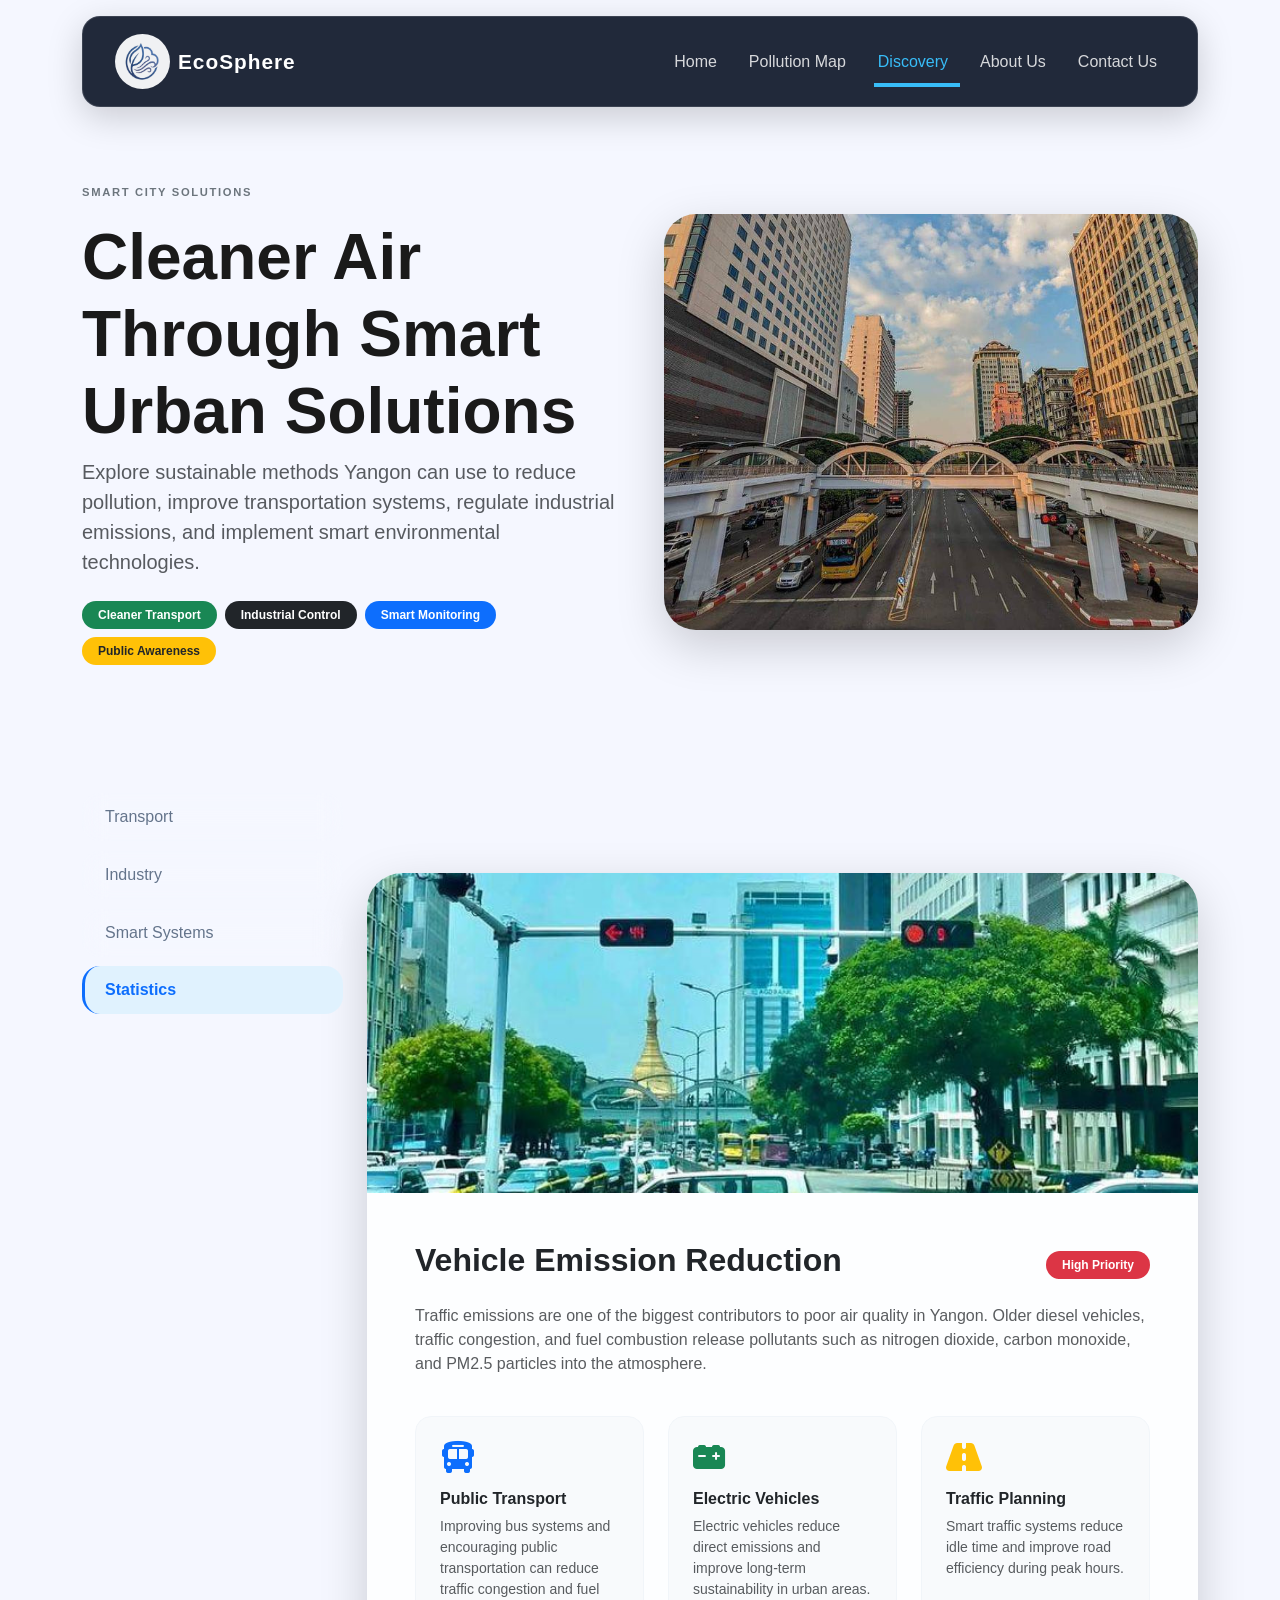
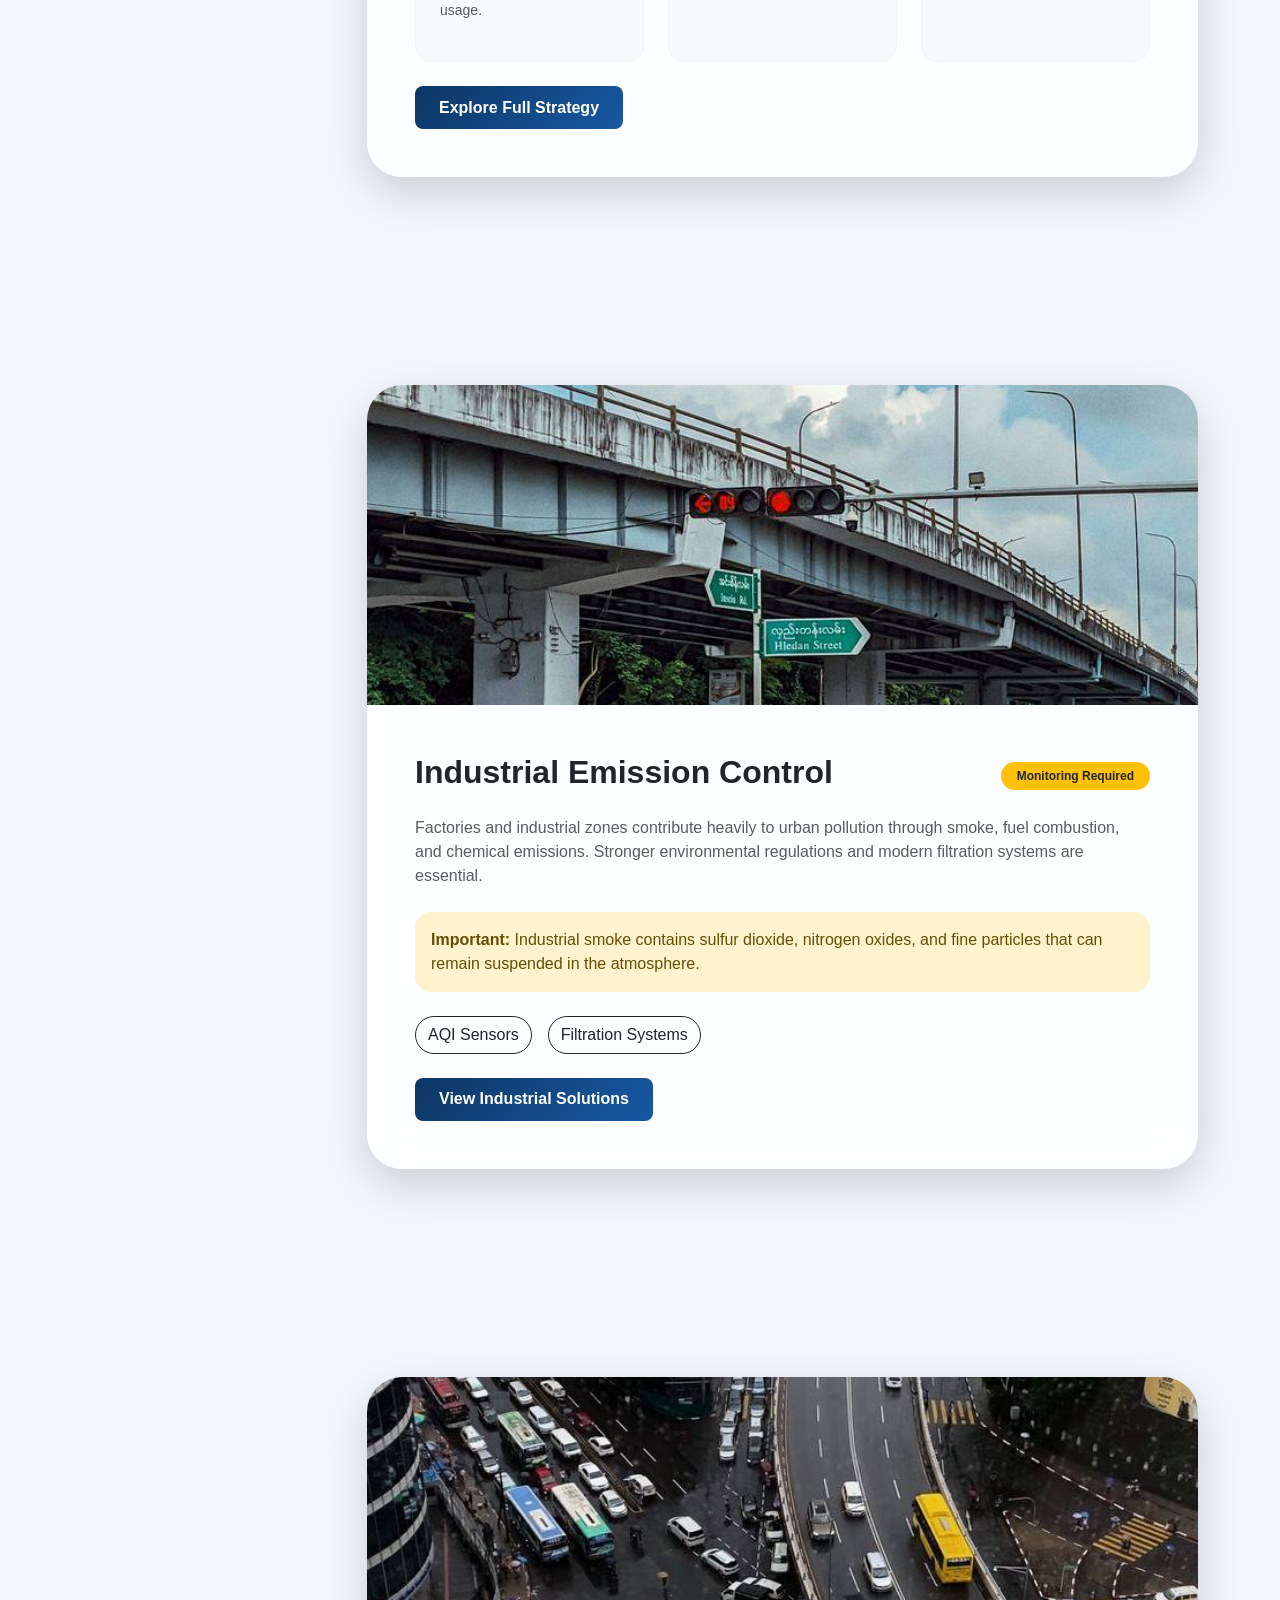
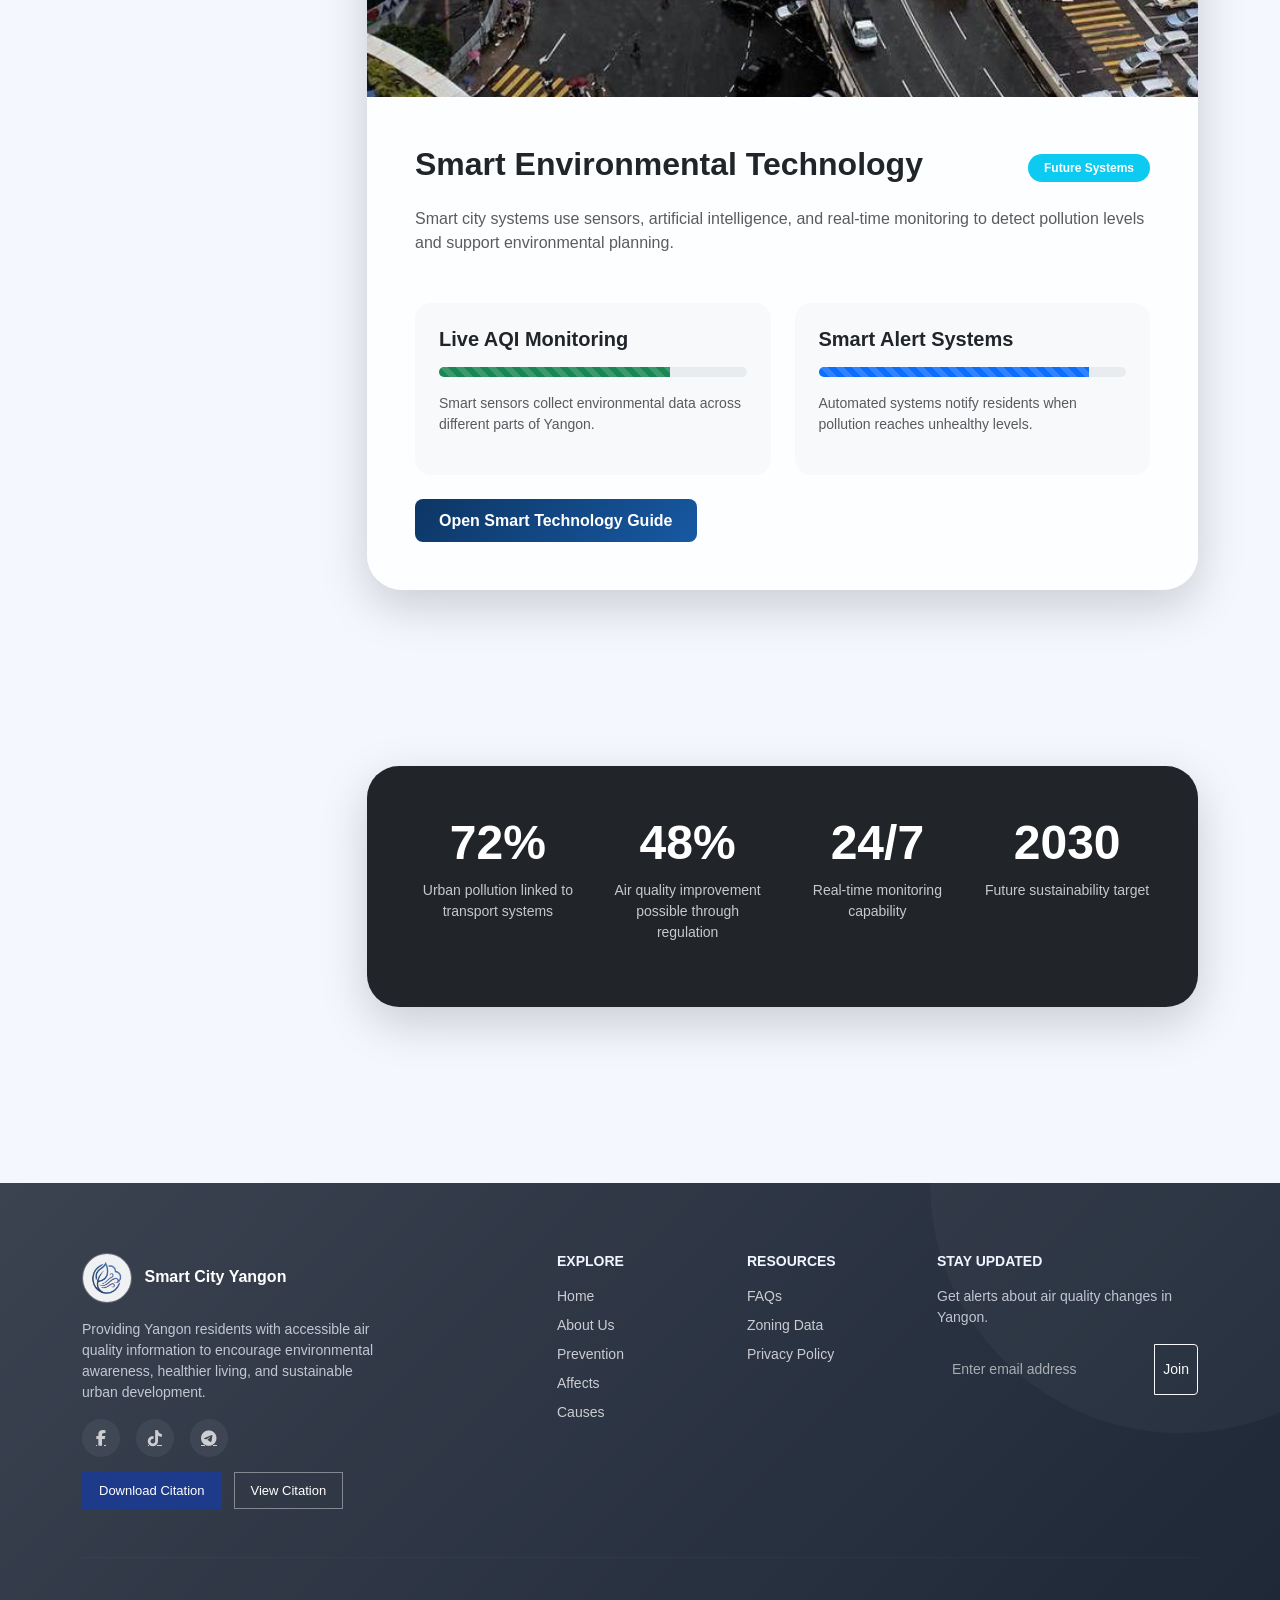
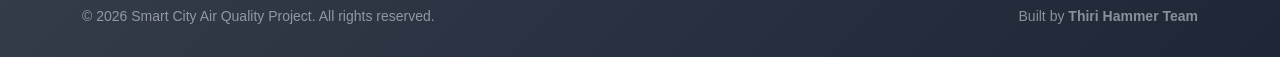
<file: Air Pollution/prevention.html>
<!doctype html>
<html lang="en">
<head>
    <meta charset="utf-8">
    <meta name="viewport" content="width=device-width, initial-scale=1">
    <title>Smart City Yangon</title>

    <link href="https://cdn.jsdelivr.net/npm/bootstrap@5.3.3/dist/css/bootstrap.min.css" rel="stylesheet">
    <link href="https://fonts.googleapis.com/css2?family=Poppins:wght@300;400;500;600;700;800&display=swap" rel="stylesheet">
    <link rel="stylesheet" href="https://cdnjs.cloudflare.com/ajax/libs/font-awesome/6.5.1/css/all.min.css">
    <link rel="stylesheet" href="https://cdn.jsdelivr.net/npm/bootstrap-icons@1.11.0/font/bootstrap-icons.css">
    <link rel="stylesheet" href="style.css">

    <style>
        /* Smooth Scrolling for Link Anchors */
        html {
            scroll-behavior: smooth;
            scroll-padding-top: 110px; /* Offset spacing so section titles aren't hidden by nav headers */
        }

        /* Solution Sidebar Spy Hover Styling */
        .solution-spy .list-group-item {
            border: none;
            padding: 0.75rem 1.25rem;
            font-weight: 500;
            color: #64748b;
            background: transparent;
            transition: all 0.2s ease-in-out;
            border-left: 3px solid transparent;
        }
        .solution-spy .list-group-item:hover {
            color: #0d6efd;
            background-color: #f8fafc;
            padding-left: 1.5rem;
        }
        .solution-spy .list-group-item.active {
            color: #0d6efd !important;
            background-color: #e0f2fe !important;
            border-left-color: #0d6efd;
            font-weight: 600;
        }

        /* Image hover zooms */
        .solution-image {
            height: 320px;
            object-fit: cover;
            transition: transform 0.5s ease;
        }
        .solution-card:hover .solution-image {
            transform: scale(1.03);
        }

        /* Interactive Card tweaks */
        .solution-card {
            transition: transform 0.3s ease, box-shadow 0.3s ease;
        }
        .solution-card:hover {
            transform: translateY(-4px);
            box-shadow: 0 1.5rem 4rem rgba(0,0,0,0.1) !important;
        }

        /* Mini feature item box interactions */
        .mini-box {
            background: #f8fafc;
            border-radius: 16px;
            padding: 1.5rem;
            transition: all 0.3s ease;
            border: 1px solid #f1f5f9;
        }
        .mini-box:hover {
            background: #ffffff;
            box-shadow: 0 10px 25px rgba(0,0,0,0.05);
            transform: translateY(-3px);
            border-color: #e2e8f0;
        }

        /* Custom Button Override */
        .btn-dark-green {
            background-color: #198754;
            color: white;
            border: none;
            padding: 0.6rem 1.5rem;
            border-radius: 8px;
            transition: all 0.2s ease;
        }
        .btn-dark-green:hover {
            background-color: #146c43;
            color: white;
            transform: translateY(-1px);
        }
    </style>
</head>
<body>

<div class="container mt-3 nav-wrapper">
    <nav class="navbar navbar-expand-lg custom-nav">
        <div class="container-fluid">

            <a class="navbar-brand d-flex align-items-center gap-2" href="index.html">
                <img src="media/logo.jpg" class="rounded-logo" alt="Logo">
                <span class="brand-name fw-bold">EcoSphere</span>
            </a>

            <button class="navbar-toggler border-0 shadow-none"
                    type="button"
                    data-bs-toggle="offcanvas"
                    data-bs-target="#mobileMenu">
                <span class="navbar-toggler-icon"></span>
            </button>

            <div class="collapse navbar-collapse" id="desktopMenu">
                <ul class="navbar-nav ms-auto align-items-center gap-3">

                    <li class="nav-item">
                        <a class="nav-link" href="index.html">Home</a>
                    </li>

                    <li class="nav-item">
                        <a class="nav-link" href="map.html">Pollution Map</a>
                    </li>

                    <li class="nav-item dropdown">
                        <a class="nav-link dropdown-toggle active"
                           href="#"
                           role="button"
                           data-bs-toggle="dropdown">
                            Discovery
                        </a>

                        <ul class="dropdown-menu">
                            <li><a class="dropdown-item" href="causes.html">Causes</a></li>
                            <li><a class="dropdown-item" href="prevention.html">Prevention</a></li>
                            <li><a class="dropdown-item" href="affects.html">Affects</a></li>
                        </ul>
                    </li>

                    <li class="nav-item">
                        <a class="nav-link" href="about.html">About Us</a>
                    </li>

                    <li class="nav-item">
                        <a class="nav-link" href="contact.html">Contact Us</a>
                    </li>

                </ul>
            </div>
        </div>
    </nav>
</div>

<div class="offcanvas offcanvas-end"
     data-bs-scroll="true"
     tabindex="-1"
     id="mobileMenu"
     aria-labelledby="mobileMenuLabel">

    <div class="offcanvas-header">

        <div class="d-flex align-items-center gap-2">

            <img src="media/logo.jpg"
                 class="rounded-logo"
                 style="width:42px;height:42px;"
                 alt="Logo">

            <h5 class="offcanvas-title text-white mb-0"
                id="mobileMenuLabel">

                EcoSphere

            </h5>

        </div>

        <button type="button"
                class="btn-close btn-close-white shadow-none"
                data-bs-dismiss="offcanvas"
                aria-label="Close">
        </button>

    </div>

    <div class="offcanvas-body">

        <ul class="navbar-nav gap-2">

            <li class="nav-item">
                <a class="nav-link" href="index.html">
                    Home
                </a>
            </li>

            <li class="nav-item">
                <a class="nav-link" href="map.html">
                    Pollution Map
                </a>
            </li>

            <li class="nav-item dropdown">

                <a class="nav-link dropdown-toggle"
                   href="#"
                   role="button"
                   data-bs-toggle="dropdown"
                   data-bs-display="static"
                   aria-expanded="false">

                    Discovery

                </a>

                <ul class="dropdown-menu border-0 bg-transparent">

                    <li>
                        <a class="dropdown-item text-white-50"
                           href="causes.html">

                           Causes

                        </a>
                    </li>

                    <li>
                        <a class="dropdown-item text-white-50"
                           href="prevention.html">

                           Prevention

                        </a>
                    </li>

                    <li>
                        <a class="dropdown-item text-white-50"
                           href="affects.html">

                           Affects

                        </a>
                    </li>

                </ul>

            </li>

            <li class="nav-item">
                <a class="nav-link" href="about.html">
                    About Us
                </a>
            </li>

            <li class="nav-item">
                <a class="nav-link" href="contact.html">
                    Contact Us
                </a>
            </li>

        </ul>

    </div>

</div>

<section class="container py-5 mt-4 fade-in-up">
    <div class="row align-items-center g-5">
        <div class="col-lg-6">
            <span class="tracking-widest text-uppercase text-secondary fw-bold">Smart City Solutions</span>
            <h1 class="display-3 fw-bold mt-3">Cleaner Air Through Smart Urban Solutions</h1>
            <p class="lead text-muted">Explore sustainable methods Yangon can use to reduce pollution, improve transportation systems, regulate industrial emissions, and implement smart environmental technologies.</p>

            <div class="d-flex flex-wrap gap-2 mt-4">
                <span class="badge bg-success px-3 py-2 rounded-pill">Cleaner Transport</span>
                <span class="badge bg-dark px-3 py-2 rounded-pill">Industrial Control</span>
                <span class="badge bg-primary px-3 py-2 rounded-pill">Smart Monitoring</span>
                <span class="badge bg-warning text-dark px-3 py-2 rounded-pill">Public Awareness</span>
            </div>
        </div>

        <div class="col-lg-6">
            <img src="media/view.jpg" class="img-fluid rounded-5 shadow-lg" alt="Solutions">
        </div>
    </div>
</section>

<section class="container mb-5">
    <div class="row">
        <div class="col-lg-3 d-none d-lg-block">
            <div id="solutionSpy" class="list-group sticky-top solution-spy" style="top: 110px; z-index: 100;">
                <a class="list-group-item list-group-item-action" href="#transport">Transport</a>
                <a class="list-group-item list-group-item-action" href="#industry">Industry</a>
                <a class="list-group-item list-group-item-action" href="#smart">Smart Systems</a>
                <a class="list-group-item list-group-item-action" href="#stats">Statistics</a>
            </div>
        </div>

        <div class="col-lg-9">

            <section id="transport" class="solution-section mb-5 fade-in-up">
                <div class="card solution-card border-0 shadow-lg overflow-hidden">
                    <img src="media/photo_2026-05-14_01-56-10.jpg" class="card-img-top solution-image">

                    <div class="card-body p-5">
                        <div class="d-flex justify-content-between align-items-center mb-3 flex-wrap gap-2">
                            <h2 class="fw-bold">Vehicle Emission Reduction</h2>
                            <span class="badge bg-danger rounded-pill px-3 py-2">High Priority</span>
                        </div>

                        <p class="text-muted">Traffic emissions are one of the biggest contributors to poor air quality in Yangon. Older diesel vehicles, traffic congestion, and fuel combustion release pollutants such as nitrogen dioxide, carbon monoxide, and PM2.5 particles into the atmosphere.</p>

                        <div class="row g-4 mt-3">
                            <div class="col-md-4">
                                <div class="mini-box h-100">
                                    <i class="fa-solid fa-bus fs-2 text-primary mb-3"></i>
                                    <h6 class="fw-bold">Public Transport</h6>
                                    <p class="small text-muted">Improving bus systems and encouraging public transportation can reduce traffic congestion and fuel usage.</p>
                                </div>
                            </div>

                            <div class="col-md-4">
                                <div class="mini-box h-100">
                                    <i class="fa-solid fa-car-battery fs-2 text-success mb-3"></i>
                                    <h6 class="fw-bold">Electric Vehicles</h6>
                                    <p class="small text-muted">Electric vehicles reduce direct emissions and improve long-term sustainability in urban areas.</p>
                                </div>
                            </div>

                            <div class="col-md-4">
                                <div class="mini-box h-100">
                                    <i class="fa-solid fa-road fs-2 text-warning mb-3"></i>
                                    <h6 class="fw-bold">Traffic Planning</h6>
                                    <p class="small text-muted">Smart traffic systems reduce idle time and improve road efficiency during peak hours.</p>
                                </div>
                            </div>
                        </div>

                        <button class="btn btn-dark-green mt-4" data-bs-toggle="modal" data-bs-target="#transportModal">
                            Explore Full Strategy
                        </button>
                    </div>
                </div>
            </section>

            <section id="industry" class="solution-section mb-5">
                <div class="card solution-card border-0 shadow-lg overflow-hidden">
                    <img src="media/Hledan Street.jpg" class="card-img-top solution-image">

                    <div class="card-body p-5">
                        <div class="d-flex justify-content-between align-items-center mb-3 flex-wrap gap-2">
                            <h2 class="fw-bold">Industrial Emission Control</h2>
                            <span class="badge bg-warning text-dark rounded-pill px-3 py-2">Monitoring Required</span>
                        </div>

                        <p class="text-muted">Factories and industrial zones contribute heavily to urban pollution through smoke, fuel combustion, and chemical emissions. Stronger environmental regulations and modern filtration systems are essential.</p>

                        <div class="alert alert-warning border-0 rounded-4 mt-4">
                            <strong>Important:</strong> Industrial smoke contains sulfur dioxide, nitrogen oxides, and fine particles that can remain suspended in the atmosphere.
                        </div>

                        <div class="d-flex flex-wrap gap-3 mt-4">
                            <button class="btn btn-outline-dark rounded-pill" data-bs-toggle="tooltip" title="Tracks industrial pollution in real time">
                                AQI Sensors
                            </button>

                            <button class="btn btn-outline-dark rounded-pill" data-bs-toggle="popover" data-bs-title="Emission Filters" data-bs-content="Modern filtration systems help reduce dangerous pollutants before they enter the atmosphere.">
                                Filtration Systems
                            </button>
                        </div>

                        <button class="btn btn-dark-green mt-4" data-bs-toggle="modal" data-bs-target="#industryModal">
                            View Industrial Solutions
                        </button>
                    </div>
                </div>
            </section>

            <section id="smart" class="solution-section mb-5">
                <div class="card solution-card border-0 shadow-lg overflow-hidden">
                    <img src="media/front view.jpg" class="card-img-top solution-image">

                    <div class="card-body p-5">
                        <div class="d-flex justify-content-between align-items-center mb-3 flex-wrap gap-2">
                            <h2 class="fw-bold">Smart Environmental Technology</h2>
                            <span class="badge bg-info rounded-pill px-3 py-2">Future Systems</span>
                        </div>

                        <p class="text-muted">Smart city systems use sensors, artificial intelligence, and real-time monitoring to detect pollution levels and support environmental planning.</p>

                        <div class="row mt-4 g-4">
                            <div class="col-md-6">
                                <div class="p-4 rounded-4 bg-light h-100">
                                    <h5 class="fw-bold">Live AQI Monitoring</h5>
                                    <div class="progress mt-3" style="height: 10px;">
                                        <div class="progress-bar progress-bar-striped progress-bar-animated bg-success" style="width: 75%"></div>
                                    </div>
                                    <p class="small text-muted mt-3">Smart sensors collect environmental data across different parts of Yangon.</p>
                                </div>
                            </div>

                            <div class="col-md-6">
                                <div class="p-4 rounded-4 bg-light h-100">
                                    <h5 class="fw-bold">Smart Alert Systems</h5>
                                    <div class="progress mt-3" style="height: 10px;">
                                        <div class="progress-bar progress-bar-striped progress-bar-animated bg-primary" style="width: 88%"></div>
                                    </div>
                                    <p class="small text-muted mt-3">Automated systems notify residents when pollution reaches unhealthy levels.</p>
                                </div>
                            </div>
                        </div>

                        <button class="btn btn-dark-green mt-4" data-bs-toggle="modal" data-bs-target="#smartModal">
                            Open Smart Technology Guide
                        </button>
                    </div>
                </div>
            </section>

            <section id="stats" class="py-5">
                <div class="bg-dark text-white rounded-5 p-5 shadow-lg">
                    <div class="row text-center g-4">
                        <div class="col-md-3">
                            <h2 class="display-5 fw-bold">72%</h2>
                            <p class="small opacity-75">Urban pollution linked to transport systems</p>
                        </div>

                        <div class="col-md-3">
                            <h2 class="display-5 fw-bold">48%</h2>
                            <p class="small opacity-75">Air quality improvement possible through regulation</p>
                        </div>

                        <div class="col-md-3">
                            <h2 class="display-5 fw-bold">24/7</h2>
                            <p class="small opacity-75">Real-time monitoring capability</p>
                        </div>

                        <div class="col-md-3">
                            <h2 class="display-5 fw-bold">2030</h2>
                            <p class="small opacity-75">Future sustainability target</p>
                        </div>
                    </div>
                </div>
            </section>

        </div>
    </div>
</section>

<div class="modal fade" id="transportModal" tabindex="-1" aria-hidden="true">
    <div class="modal-dialog modal-xl modal-dialog-scrollable modal-dialog-centered">
        <div class="modal-content rounded-5 border-0">
            <div class="modal-body p-5">
                <div class="d-flex justify-content-between align-items-center mb-4">
                    <h2 class="fw-bold">Vehicle Emission Strategy</h2>
                    <button class="btn-close" data-bs-dismiss="modal" aria-label="Close"></button>
                </div>
                <p class="text-muted">Vehicle emissions are one of the most serious environmental challenges in urban Yangon. Reducing traffic-related pollution requires both government action and public participation. Cleaner transportation systems can significantly improve air quality and reduce respiratory illnesses.</p>
                <div class="row g-4 mt-3">
                    <div class="col-md-6">
                        <div class="p-4 bg-light rounded-4 h-100">
                            <h5 class="fw-bold mb-3">Key Pollution Sources</h5>
                            <ul class="text-muted">
                                <li>Diesel buses and trucks</li>
                                <li>Traffic congestion</li>
                                <li>Older fuel engines</li>
                                <li>Fuel combustion during idle traffic</li>
                                <li>Rapid increase in vehicle ownership</li>
                            </ul>
                        </div>
                    </div>
                    <div class="col-md-6">
                        <div class="p-4 bg-light rounded-4 h-100">
                            <h5 class="fw-bold mb-3">Recommended Improvements</h5>
                            <ul class="text-muted">
                                <li>Electric public transportation</li>
                                <li>Better urban road planning</li>
                                <li>Emission testing systems</li>
                                <li>Dedicated bicycle lanes</li>
                                <li>Cleaner fuel standards</li>
                            </ul>
                        </div>
                    </div>
                </div>
            </div>
        </div>
    </div>
</div>

<div class="modal fade" id="industryModal" tabindex="-1" aria-hidden="true">
    <div class="modal-dialog modal-xl modal-dialog-scrollable modal-dialog-centered">
        <div class="modal-content rounded-5 border-0">
            <div class="modal-body p-5">
                <div class="d-flex justify-content-between align-items-center mb-4">
                    <h2 class="fw-bold">Industrial Control Infrastructure</h2>
                    <button class="btn-close" data-bs-dismiss="modal" aria-label="Close"></button>
                </div>
                <p class="text-muted">Modern factory zones require systematic filters. Transitioning factory zones outwards away from highly-concentrated housing zones down-wind helps prevent hazardous particulate build-ups over long geographic periods.</p>
                <div class="row g-4 mt-3">
                    <div class="col-md-6">
                        <div class="p-4 bg-light rounded-4 h-100">
                            <h5 class="fw-bold mb-3">Policy Targets</h5>
                            <ul class="text-muted">
                                <li>Mandatory particulate capture technology</li>
                                <li>Off-peak scheduled structural execution</li>
                                <li>Fossil fuel alternative integration targets</li>
                            </ul>
                        </div>
                    </div>
                    <div class="col-md-6">
                        <div class="p-4 bg-light rounded-4 h-100">
                            <h5 class="fw-bold mb-3">Enforcement Steps</h5>
                            <ul class="text-muted">
                                <li>Real-time automated local stack sensors</li>
                                <li>Strict clean air dynamic zone boundaries</li>
                                <li>Punitive scaling processing fees</li>
                            </ul>
                        </div>
                    </div>
                </div>
            </div>
        </div>
    </div>
</div>

<div class="modal fade" id="smartModal" tabindex="-1" aria-hidden="true">
    <div class="modal-dialog modal-xl modal-dialog-scrollable modal-dialog-centered">
        <div class="modal-content rounded-5 border-0">
            <div class="modal-body p-5">
                <div class="d-flex justify-content-between align-items-center mb-4">
                    <h2 class="fw-bold">Smart IoT Platform Guide</h2>
                    <button class="btn-close" data-bs-dismiss="modal" aria-label="Close"></button>
                </div>
                <p class="text-muted">Using edge internet-of-things (IoT) atmospheric sensor nodes helps form a real-time data layer over Yangon. Data algorithms can trace specific anomalies or sudden hazardous incidents seamlessly.</p>
                <div class="row g-4 mt-3">
                    <div class="col-md-6">
                        <div class="p-4 bg-light rounded-4 h-100">
                            <h5 class="fw-bold mb-3">Hardware Layer</h5>
                            <ul class="text-muted">
                                <li>Distributed particulate optical arrays</li>
                                <li>Solar-powered independent utility poles</li>
                                <li>Cellular telemetry processing chips</li>
                            </ul>
                        </div>
                    </div>
                    <div class="col-md-6">
                        <div class="p-4 bg-light rounded-4 h-100">
                            <h5 class="fw-bold mb-3">Public Access Systems</h5>
                            <ul class="text-muted">
                                <li>Mobile alert text integrations</li>
                                <li>Dynamic street side electronic warning boards</li>
                                <li>Open api platforms for academic research</li>
                            </ul>
                        </div>
                    </div>
                </div>
            </div>
        </div>
    </div>
</div>

<footer id="footer" class="custom-footer mt-5">

<div class="container">

<div class="row gy-4">

<div class="col-lg-4 col-md-12 text-center text-lg-start">

<a class="navbar-brand d-block mb-3" href="index.html">

<img src="media/logo.jpg" class="rounded-logo border border-light border-opacity-25" style="width: 50px; height: 50px;">

<span class="ms-2 fw-bold text-white">Smart City Yangon</span>

</a>

<p class="small opacity-75 pe-lg-5">

Providing Yangon residents with accessible air quality information to encourage environmental awareness, healthier living, and sustainable urban development.

</p>

<div class="footer-socials d-flex gap-3 justify-content-center justify-content-lg-start mt-3">

<a href="https://www.facebook.com/share/181xZYCWML/?mibextid=wwXIfr" class="text-white opacity-75">
<i class="fa-brands fa-facebook-f"></i>
</a>

<a href="https://www.tiktok.com/@greenwaveprojectpbl?_r=1&_t=ZS-96brNTNGCgf" class="text-white opacity-75">
<i class="fa-brands fa-tiktok"></i>
</a>

<a href="https://web.telegram.org/k/" class="text-white opacity-75">
<i class="fa-brands fa-telegram"></i>
</a>

</div>

</div>



<div class="col-6 col-lg-2 offset-lg-1">

<h6 class="fw-bold mb-3 text-uppercase small">Explore</h6>

<ul class="list-unstyled small opacity-75">

<li class="mb-2"><a href="index.html" class="text-decoration-none text-white">Home</a></li>

<li class="mb-2"><a href="about.html" class="text-decoration-none text-white">About Us</a></li>

<li class="mb-2"><a href="prevention.html" class="text-decoration-none text-white">Prevention</a></li>

<li class="mb-2"><a href="affects.html" class="text-decoration-none text-white">Affects</a></li>

<li class="mb-2"><a href="causes.html" class="text-decoration-none text-white">Causes</a></li>

</ul>

</div>



<div class="col-6 col-lg-2">

<h6 class="fw-bold mb-3 text-uppercase small">Resources</h6>

<ul class="list-unstyled small opacity-75">

<li class="mb-2"><a href="faqs.html" class="text-decoration-none text-white">FAQs</a></li>

<li class="mb-2"><a href="map.html" class="text-decoration-none text-white">Zoning Data</a></li>

<li class="mb-2"><a href="privacy.html" class="text-decoration-none text-white">Privacy Policy</a></li>

</ul>

</div>



<div class="col-lg-3 col-md-12">

<h6 class="fw-bold mb-3 text-uppercase small">Stay Updated</h6>

<p class="small opacity-75">Get alerts about air quality changes in Yangon.</p>


<form action="contact.html" method="GET">

<div class="input-group mb-3">

<input type="email"

name="userEmail"

class="form-control form-control-sm bg-transparent border-light border-opacity-25 text-white"

placeholder="Enter email address"

required>

<button class="btn btn-outline-light btn-sm" type="submit">Join</button>

</div>

</form>

</div>

</div>

<div class="citation-container">
    <a href="media/Document 1.docx" download class="btn-citation download-btn">
        Download Citation
    </a>
    
    <a href="https://edusn-my.sharepoint.com/:w:/g/personal/thirihaymann_edusnschool_co_uk/IQCx-lve096ISLrrx7c4MkwNATe3js4er93nj6ka3yqateQ?e=VedTvq" target="_blank" class="btn-citation view-btn">
        View Citation
    </a>
</div>

<hr class="my-5 border-light border-opacity-10">



<div class="row align-items-center">

<div class="col-md-6 text-center text-md-start">

<p class="small mb-0 opacity-50">© 2026 Smart City Air Quality Project. All rights reserved.</p>

</div>

<div class="col-md-6 text-center text-md-end">

<p class="small mb-0 opacity-50">Built by <span class="fw-bold">Thiri Hammer Team</span></p>

</div>

</div>

</div>

</footer>

<script src="https://cdn.jsdelivr.net/npm/bootstrap@5.3.3/dist/js/bootstrap.bundle.min.js"></script>

<script>
document.addEventListener("DOMContentLoaded", function() {
    // 1. Initialize Bootstrap tooltips and popovers safely
    const tooltipTriggerList = document.querySelectorAll('[data-bs-toggle="tooltip"]');
    [...tooltipTriggerList].map(el => new bootstrap.Tooltip(el));

    const popoverTriggerList = document.querySelectorAll('[data-bs-toggle="popover"]');
    [...popoverTriggerList].map(el => new bootstrap.Popover(el));

    // 2. High-Performance Scroll Tracker (Fixes the sticky highlight bug)
    const spyLinks = document.querySelectorAll('#solutionSpy .list-group-item');
    const sections = document.querySelectorAll('.solution-section, #stats');

    const observerOptions = {
        root: null,
        rootMargin: '-20% 0px -60% 0px', /* Focuses on the middle-upper part of viewport window math */
        threshold: 0
    };

    const observer = new IntersectionObserver((entries) => {
        entries.forEach(entry => {
            if (entry.isIntersecting) {
                const id = entry.target.getAttribute('id');
                
                spyLinks.forEach(link => {
                    link.classList.remove('active');
                    if (link.getAttribute('href') === `#${id}`) {
                        link.classList.add('active');
                    }
                });
            }
        });
    }, observerOptions);

    sections.forEach(section => observer.observe(section));
});
</script>
</body>
</html>
</file>
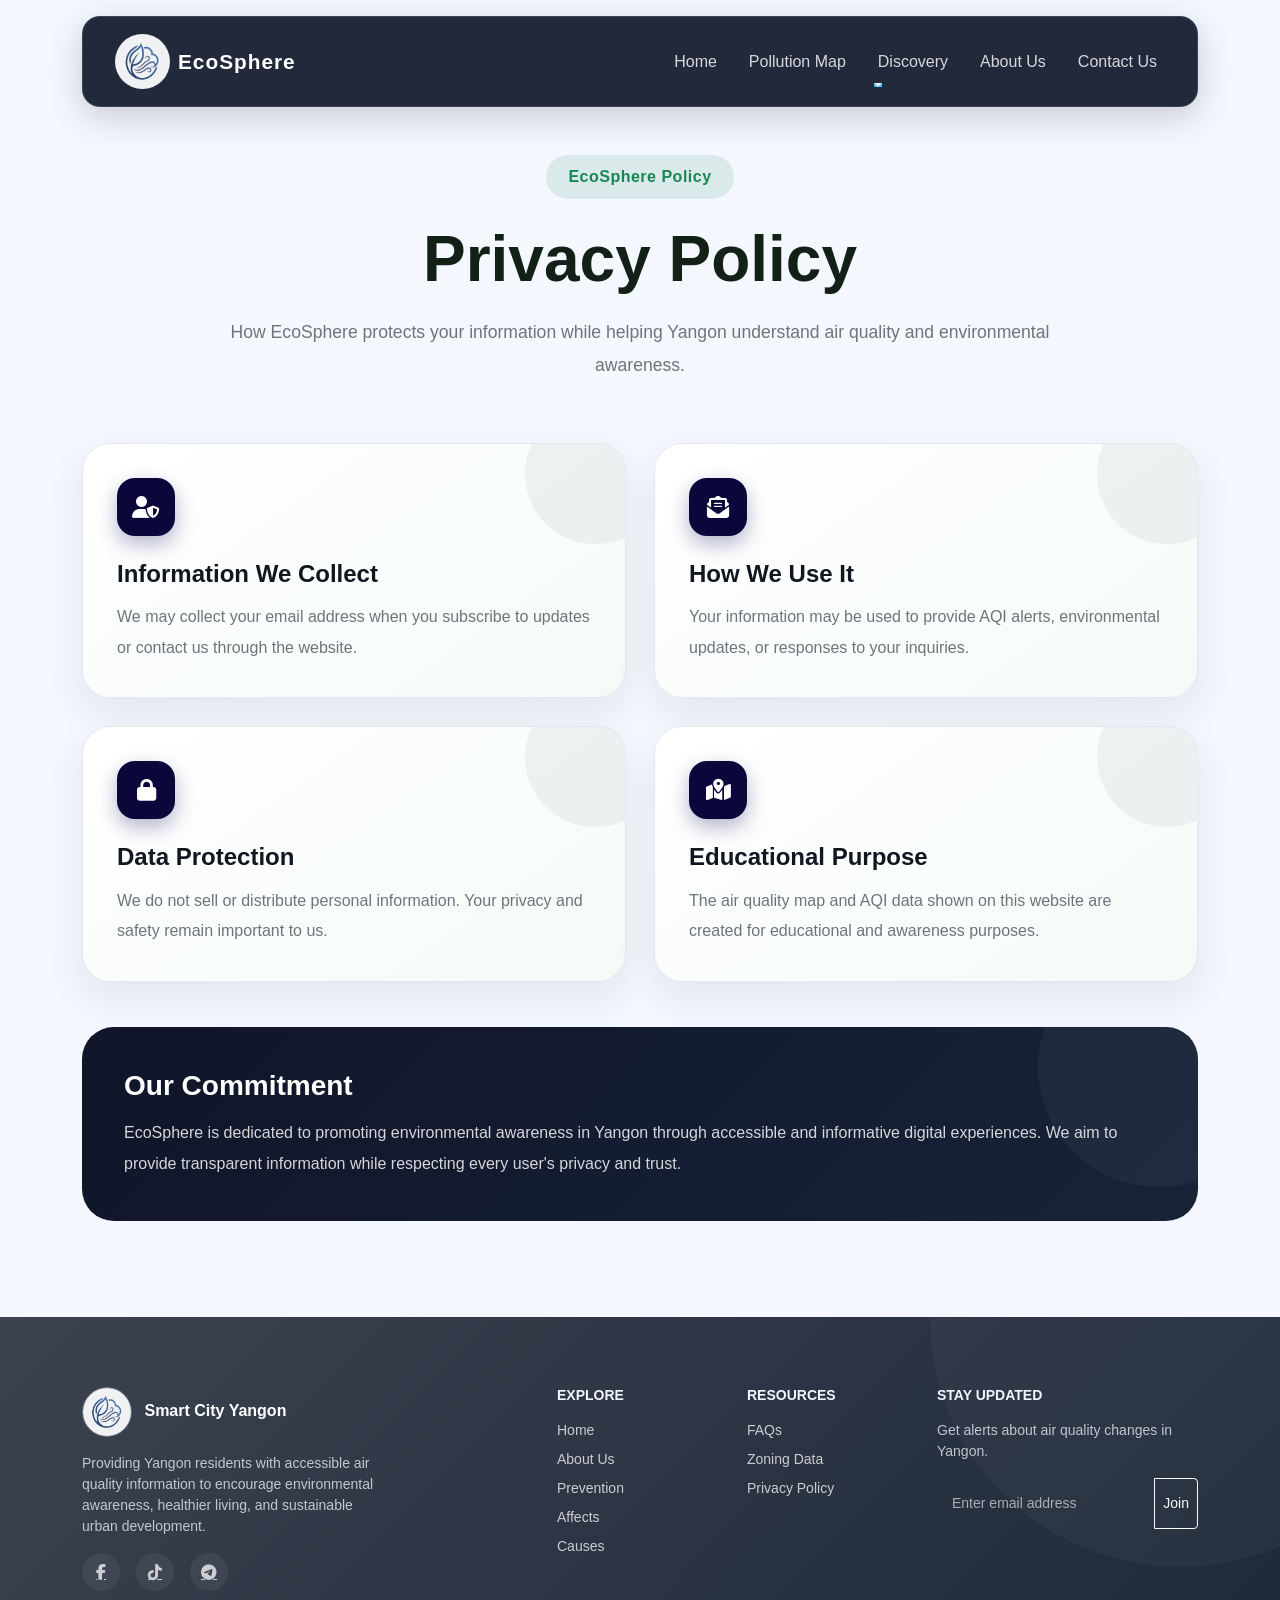
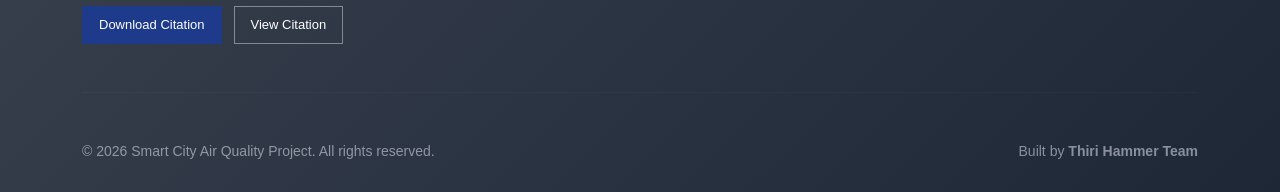
<file: Air Pollution/privacy.html>
<!doctype html>
<html lang="en">
<head>

<meta charset="UTF-8">
<meta name="viewport" content="width=device-width, initial-scale=1.0">

<title>Privacy Policy | EcoSphere</title>

<!-- Bootstrap -->
<link href="https://cdn.jsdelivr.net/npm/bootstrap@5.3.3/dist/css/bootstrap.min.css" rel="stylesheet">

<!-- Google Font -->
<link href="https://fonts.googleapis.com/css2?family=Poppins:wght@300;400;500;600;700;800&display=swap" rel="stylesheet">

<!-- Font Awesome -->
<link rel="stylesheet" href="https://cdnjs.cloudflare.com/ajax/libs/font-awesome/6.5.1/css/all.min.css">

<!-- CSS -->
<link rel="stylesheet" href="style.css">

<!-- Favicon -->
<link rel="shortcut icon" href="media/logo.jpg" type="image/x-icon">

</head>

<body>

<!-- =========================
     NAVBAR
========================= -->

<div class="container mt-3 nav-wrapper">

<nav class="navbar navbar-expand-lg custom-nav">

<div class="container-fluid">

<!-- LOGO -->
<a class="navbar-brand d-flex align-items-center gap-2" href="index.html">

<img src="media/logo.jpg" class="rounded-logo" alt="Logo">

<span class="brand-name">EcoSphere</span>

</a>

<!-- MOBILE BUTTON -->
<button class="navbar-toggler border-0 shadow-none"
        type="button"
        data-bs-toggle="offcanvas"
        data-bs-target="#mobileMenu">

<span class="navbar-toggler-icon"></span>

</button>

<!-- DESKTOP MENU -->
<div class="collapse navbar-collapse" id="desktopMenu">

<ul class="navbar-nav ms-auto align-items-center gap-3">

<li class="nav-item">
<a class="nav-link" href="index.html">Home</a>
</li>

<li class="nav-item">
<a class="nav-link" href="map.html">Pollution Map</a>
</li>

<li class="nav-item dropdown">

<a class="nav-link dropdown-toggle"
   href="#"
   role="button"
   data-bs-toggle="dropdown">

Discovery

</a>

<ul class="dropdown-menu">

<li><a class="dropdown-item" href="causes.html">Causes</a></li>

<li><a class="dropdown-item" href="prevention.html">Prevention</a></li>

<li><a class="dropdown-item" href="affects.html">Affects</a></li>

</ul>

</li>

<li class="nav-item">
<a class="nav-link" href="about.html">About Us</a>
</li>

<li class="nav-item">
<a class="nav-link" href="contact.html">Contact Us</a>
</li>

</ul>

</div>

</div>

</nav>

</div>

<!-- =========================
     OFFCANVAS
========================= -->

<div class="offcanvas offcanvas-end"
     data-bs-scroll="true"
     tabindex="-1"
     id="mobileMenu"
     aria-labelledby="mobileMenuLabel">

    <!-- HEADER -->
    <div class="offcanvas-header">

        <div class="d-flex align-items-center gap-2">

            <img src="media/logo.jpg"
                 class="rounded-logo"
                 style="width:42px;height:42px;"
                 alt="Logo">

            <h5 class="offcanvas-title text-white mb-0"
                id="mobileMenuLabel">

                EcoSphere

            </h5>

        </div>

        <button type="button"
                class="btn-close btn-close-white shadow-none"
                data-bs-dismiss="offcanvas"
                aria-label="Close">
        </button>

    </div>

    <!-- BODY -->
    <div class="offcanvas-body">

        <ul class="navbar-nav gap-2">

            <li class="nav-item">
                <a class="nav-link" href="index.html">
                    Home
                </a>
            </li>

            <li class="nav-item">
                <a class="nav-link" href="map.html">
                    Pollution Map
                </a>
            </li>

            <!-- DROPDOWN -->
            <li class="nav-item dropdown">

                <a class="nav-link dropdown-toggle"
                   href="#"
                   role="button"
                   data-bs-toggle="dropdown"
                   data-bs-display="static"
                   aria-expanded="false">

                    Discovery

                </a>

                <ul class="dropdown-menu border-0 bg-transparent">

                    <li>
                        <a class="dropdown-item text-white-50"
                           href="causes.html">

                           Causes

                        </a>
                    </li>

                    <li>
                        <a class="dropdown-item text-white-50"
                           href="prevention.html">

                           Prevention

                        </a>
                    </li>

                    <li>
                        <a class="dropdown-item text-white-50"
                           href="affects.html">

                           Affects

                        </a>
                    </li>

                </ul>

            </li>

            <li class="nav-item">
                <a class="nav-link" href="about.html">
                    About Us
                </a>
            </li>

            <li class="nav-item">
                <a class="nav-link" href="contact.html">
                    Contact Us
                </a>
            </li>

        </ul>


    </div>

</div>
<!-- =========================
     PRIVACY SECTION
========================= -->

<section class="container py-5 fade-in-up">

<div class="page-hero text-center">

<span class="section-badge">
EcoSphere Policy
</span>

<h1>
Privacy Policy
</h1>

<p>
How EcoSphere protects your information while helping Yangon understand air quality and environmental awareness.
</p>

</div>

<div class="policy-grid">

<!-- CARD -->

<div class="policy-card">

<i class="fa-solid fa-user-shield"></i>

<h4>Information We Collect</h4>

<p>
We may collect your email address when you subscribe to updates or contact us through the website.
</p>

</div>

<!-- CARD -->

<div class="policy-card">

<i class="fa-solid fa-envelope-open-text"></i>

<h4>How We Use It</h4>

<p>
Your information may be used to provide AQI alerts, environmental updates, or responses to your inquiries.
</p>

</div>

<!-- CARD -->

<div class="policy-card">

<i class="fa-solid fa-lock"></i>

<h4>Data Protection</h4>

<p>
We do not sell or distribute personal information. Your privacy and safety remain important to us.
</p>

</div>

<!-- CARD -->

<div class="policy-card">

<i class="fa-solid fa-map-location-dot"></i>

<h4>Educational Purpose</h4>

<p>
The air quality map and AQI data shown on this website are created for educational and awareness purposes.
</p>

</div>

</div>

<!-- NOTE -->

<div class="policy-note">

<h3>
Our Commitment
</h3>

<p>
EcoSphere is dedicated to promoting environmental awareness in Yangon through accessible and informative digital experiences. We aim to provide transparent information while respecting every user's privacy and trust.
</p>

</div>

</section>

<!-- =========================
     FOOTER
========================= -->

<footer id="footer" class="custom-footer mt-5">

<div class="container">

<div class="row gy-4">

<!-- LEFT -->

<div class="col-lg-4 col-md-12 text-center text-lg-start">

<a class="navbar-brand d-block mb-3" href="index.html">

<img src="media/logo.jpg"
     class="rounded-logo border border-light border-opacity-25"
     style="width:50px;height:50px;">

<span class="ms-2 fw-bold text-white">
Smart City Yangon
</span>

</a>

<p class="small opacity-75 pe-lg-5">

Providing Yangon residents with accessible air quality information to encourage environmental awareness, healthier living, and sustainable urban development.

</p>

<div class="footer-socials d-flex gap-3 justify-content-center justify-content-lg-start mt-3">

<a href="https://www.facebook.com/share/181xZYCWML/?mibextid=wwXIfr" class="text-white opacity-75">
<i class="fa-brands fa-facebook-f"></i>
</a>

<a href="https://www.tiktok.com/@greenwaveprojectpbl?_r=1&_t=ZS-96brNTNGCgf" class="text-white opacity-75">
<i class="fa-brands fa-tiktok"></i>
</a>

<a href="https://web.telegram.org/k/" class="text-white opacity-75">
<i class="fa-brands fa-telegram"></i>
</a>

</div>

</div>

<!-- LINKS -->

<div class="col-6 col-lg-2 offset-lg-1">

<h6 class="fw-bold mb-3 text-uppercase small">
Explore
</h6>

<ul class="list-unstyled small opacity-75">

<li class="mb-2">
<a href="index.html" class="text-decoration-none text-white">Home</a>
</li>

<li class="mb-2">
<a href="about.html" class="text-decoration-none text-white">About Us</a>
</li>



<li class="mb-2">
<a href="prevention.html" class="text-decoration-none text-white">Prevention</a>
</li>

<li class="mb-2">
<a href="affects.html" class="text-decoration-none text-white">Affects</a>
</li>

<li class="mb-2">
<a href="causes.html" class="text-decoration-none text-white">Causes</a>
</li>

</ul>

</div>

<!-- RESOURCES -->

<div class="col-6 col-lg-2">

<h6 class="fw-bold mb-3 text-uppercase small">
Resources
</h6>

<ul class="list-unstyled small opacity-75">

<li class="mb-2">
<a href="faqs.html" class="text-decoration-none text-white">FAQs</a>
</li>

<li class="mb-2">
<a href="map.html" class="text-decoration-none text-white">Zoning Data</a>
</li>

<li class="mb-2">
<a href="privacy.html" class="text-decoration-none text-white">Privacy Policy</a>
</li>

</ul>

</div>

<!-- NEWSLETTER -->

<div class="col-lg-3 col-md-12">

<h6 class="fw-bold mb-3 text-uppercase small">
Stay Updated
</h6>

<p class="small opacity-75">
Get alerts about air quality changes in Yangon.
</p>

<form action="contact.html" method="GET">

<div class="input-group mb-3">

<input type="email"
       name="userEmail"
       class="form-control form-control-sm bg-transparent border-light border-opacity-25 text-white"
       placeholder="Enter email address"
       required>

<button class="btn btn-outline-light btn-sm" type="submit">
Join
</button>

</div>

</form>

</div>

</div>

<div class="citation-container">
    <!-- Option 1: Forces the file to download -->
    <a href="media/Document 1.docx" download class="btn-citation download-btn">
        Download Citation
    </a>
    
    <!-- Option 2: Opens the file to view online -->
    <a href="https://edusn-my.sharepoint.com/:w:/g/personal/thirihaymann_edusnschool_co_uk/IQCx-lve096ISLrrx7c4MkwNATe3js4er93nj6ka3yqateQ?e=VedTvq" target="_blank" class="btn-citation view-btn">
        View Citation
    </a>
</div>

<hr class="my-5 border-light border-opacity-10">

<div class="row align-items-center">

<div class="col-md-6 text-center text-md-start">

<p class="small mb-0 opacity-50">
© 2026 Smart City Air Quality Project. All rights reserved.
</p>

</div>

<div class="col-md-6 text-center text-md-end">

<p class="small mb-0 opacity-50">
Built by <span class="fw-bold">Thiri Hammer Team</span>
</p>

</div>

</div>

</div>

</footer>

<!-- Bootstrap JS -->

<script src="https://cdn.jsdelivr.net/npm/bootstrap@5.3.3/dist/js/bootstrap.bundle.min.js"></script>

</body>
</html>
</file>
<file: Air Pollution/style.css>
*{
    margin:0;
    padding:0;
    box-sizing:border-box;
}

html{
    scroll-behavior:smooth;
}

body{
    background:
    radial-gradient(circle at top right, rgba(82,120,255,0.12), transparent 30%),
    radial-gradient(circle at bottom left, rgba(77,255,160,0.08), transparent 30%),
    #dfe9f3;

    font-family:'Poppins',sans-serif;
    color:#1A1A1A;
    overflow-x:hidden;
    position:relative;
}

body::before{
    content:'';
    position:fixed;
    inset:0;
    background:url('https://www.transparenttextures.com/patterns/foggy-birds.png');
    opacity:0.12;
    pointer-events:none;
    z-index:-1;
}

section{
    padding:80px 0;
}


.rounded-logo{
    width:60px;
    height:60px;
    border-radius:50%;
    object-fit:cover;
}

.custom-nav{
    background:rgba(42,48,60,0.78);
    backdrop-filter:blur(18px);
    border-radius:20px;
    padding:12px 24px;
    border:1px solid rgba(255,255,255,0.08);

    position:sticky;
    top:15px;
    z-index:999;

    box-shadow:0 10px 40px rgba(0,0,0,0.12);
}

.custom-nav .nav-link{
    color:#f1f5ff;
    font-weight:500;
    transition:0.3s;
}

.custom-nav .nav-link:hover{
    color:#9cc9ff;
}

.custom-nav .nav-link.active{
    color:white;
}

.navbar-toggler{
    background:white;
    border-radius:10px;
    padding:8px 12px;
}

.offcanvas{
    background:#232b36;
    color:white;
}

.dropdown-menu{
    background:rgba(6, 7, 49, 0.685);
    border:none;
    border-radius:18px;
    padding:10px;
    box-shadow:0 15px 40px rgb(3, 18, 49);
}

.dropdown-item{
    border-radius:12px;
    padding:10px 15px;
    transition:0.3s;
}

.dropdown-item:hover{
    background:darkblue;
}


.hero-split{
    min-height:90vh;
    display:flex;
    align-items:center;
}

.hero-content-area h1{
    font-size:4.5rem;
    line-height:1.1;
    color:#1d2736;
}

.hero-content-area .lead{
    font-size:1.1rem;
}

.hero-image-wrapper{
    position:relative;
}

.hero-image-wrapper::before{
    content:'';
    position:absolute;
    inset:-20px;
    background:linear-gradient(135deg,#0d3664,#5B5E73);
    border-radius:40px;
    filter:blur(50px);
    opacity:0.25;
    z-index:-1;
}

.thiri{
    border-radius:35px;
    box-shadow:0 25px 60px rgba(0,0,0,0.18);
    transition:0.5s ease;
}

.thiri:hover{
    transform:translateY(-8px) scale(1.02);
}

.hero-icons i{
    background:white;
    padding:15px;
    border-radius:50%;
    font-size:1.3rem;
    box-shadow:0 10px 25px rgba(0,0,0,0.08);
    transition:0.3s;
}

.hero-icons i:hover{
    transform:translateY(-8px);
    color:#0d3664;
}


.btn-dark-green,
.btn-green{
    background:linear-gradient(135deg,#0d3664,#1759a3);
    color:white;
    border:none;
    border-radius:50px;
    padding:13px 35px;
    font-weight:600;
    transition:0.3s;
}

.btn-dark-green:hover,
.btn-green:hover{
    transform:translateY(-4px);
    box-shadow:0 12px 25px rgba(13,54,100,0.3);
    color:white;
}


.inspo-card,
.aesthetic-card,
.custom-card,
.measure-card{
    background:rgba(255,255,255,0.78);
    backdrop-filter:blur(15px);
    border-radius:30px;
    overflow:hidden;
    transition:0.4s ease;
    height:100%;
    border:1px solid rgba(255,255,255,0.2);
}

.inspo-card:hover,
.aesthetic-card:hover,
.custom-card:hover,
.measure-card:hover{
    transform:translateY(-10px);
    box-shadow:0 20px 50px rgba(0,0,0,0.12);
}

.inspo-card img,
.card-img-top,
.measure-card img{
    width:100%;
    height:260px;
    object-fit:cover;
}


.card-img-container{
    overflow:hidden;
    height:240px;
    position:relative;
}

.card-img-container img{
    width:100%;
    height:100%;
    object-fit:cover;
    transition:0.5s;
}

.card-hover-effect:hover img{
    transform:scale(1.08);
}

.card-badge{
    position:absolute;
    top:15px;
    left:15px;
    background:#0d3664;
    color:white;
    padding:7px 16px;
    border-radius:50px;
    font-size:0.8rem;
}

.theme-card-featured{
    background:linear-gradient(135deg,#3f4655,#0d3664);
    color:white;
    border-radius:35px;
}

.feature-icon-box{
    width:90px;
    height:90px;
    border-radius:50%;
    background:rgba(255,255,255,0.1);
    display:flex;
    align-items:center;
    justify-content:center;
    backdrop-filter:blur(10px);
}


.team-section{

    background-size:cover;
    background-position:center;
    border-radius:40px;
    margin:40px;
}

.team-split-wrapper{
    display:grid;
    grid-template-columns:1fr 1fr;
    gap:30px;
}

.team-pair{
    padding:40px 20px;
    border-radius:35px;
}

.pair-grey{
    background:rgba(255,255,255,0.08);
}

.pair-blue{
    background:rgba(13,54,100,0.35);
}

.team-member{
    transition:0.3s;
}

.team-member:hover{
    transform:translateY(-10px);
}



.member-img{
    width:180px;
    height:180px;
    border-radius:50%;
    object-fit:cover;
    margin-bottom:20px;
    border:5px solid rgba(255,255,255,0.2);
    box-shadow:0 15px 30px rgba(0,0,0,0.25);
}


.hero{
    text-align:center;
    padding:130px 20px;
    background-size:cover;
    background-position:center;
    color:rgb(0, 0, 0);
}

.hero h1{
    font-size:4rem;
    font-weight:700;
}

.contact-box{
    margin-top:-90px;
}

.contact-box .container{
    background:rgba(255,255,255,0.85);
    backdrop-filter:blur(18px);
    padding:50px;
    border-radius:40px;
    box-shadow:0 20px 50px rgba(0,0,0,0.1);
}

.form-control{
    border:none;
    border-radius:18px;
    padding:15px;
    background:#f5f7fb;
}

.form-control:focus{
    box-shadow:0 0 0 3px rgba(13,54,100,0.12);
}

.newsletter,
.info-card{
    background:#1f2734;
    color:white;
    border-radius:30px;
    padding:30px;
    height:100%;
}


.modal-content{
    border:none;
    backdrop-filter:blur(15px);
    background:rgba(255,255,255,0.9);
}


.custom-footer{
    background:linear-gradient(135deg,#3b4250,#1d2736);
    color:#f1f5ff;
    padding:70px 0 30px;
    position:relative;
    overflow:hidden;
}

.custom-footer::before{
    content:'';
    position:absolute;
    width:500px;
    height:500px;
    background:rgba(255,255,255,0.03);
    border-radius:50%;
    top:-250px;
    right:-150px;
}

.custom-footer a{
    transition:0.3s;
}

.custom-footer a:hover{
    opacity:1 ;
    color:#9cc9ff;
}

/* =========================
   FOOTER LINK HOVER
========================= */

.custom-footer a {
  transition: all 0.3s ease;
}

.custom-footer a:hover {
  color: #8fd19e !important;
  opacity: 1 !important;
  transform: translateX(3px);
}

/* =========================
   SOCIAL ICON HOVER
========================= */

.footer-socials a {
  width: 38px;
  height: 38px;
  border-radius: 50%;
  display: flex;
  align-items: center;
  justify-content: center;
  background: rgba(255,255,255,0.08);
  transition: 0.3s ease;
}

.footer-socials a:hover {
  background: #198754;
  color: white !important;
  transform: translateY(-3px);
}

/* =========================
   EMAIL INPUT STYLING
========================= */

.custom-footer input.form-control {
  color: white !important;
  background: transparent;
}

.custom-footer input.form-control::placeholder {
  color: rgba(255,255,255,0.6);
}

.custom-footer input.form-control:focus {
  background: rgba(255,255,255,0.05);
  color: white !important;
  border-color: #198754;
  box-shadow: none;
}

/* =========================
   JOIN BUTTON HOVER
========================= */

.custom-footer .btn-outline-light {
  transition: 0.3s ease;
}

.custom-footer .btn-outline-light:hover {
  background: #198754;
  border-color: #198754;
  color: white;
}

.accordion-button{
    box-shadow:none ;
}

.accordion-button:not(.collapsed){
    background:#0d3664;
    color:rgb(15, 12, 165);
}


.tracking-widest{
    letter-spacing:4px;
    font-size:0.8rem;
    text-transform:uppercase;
}


@media(max-width:991px){

    .hero-content-area h1{
        font-size:3rem;
    }

    .team-split-wrapper{
        grid-template-columns:1fr;
    }

    .hero h1{
        font-size:2.8rem;
    }

    .team-section{
        margin:15px;
    }

    .contact-box .container{
        padding:30px;
    }
}

@media(max-width:768px){

    section{
        padding:60px 0;
    }

    .hero{
        padding:100px 20px;
    }

    .member-img{
        width:140px;
        height:140px;
    }

    .thiri{
        margin-top:30px;
    }
}

.custom-nav {
    position: sticky;
    top: 15px;
    z-index: 999;
    backdrop-filter: blur(14px);
}

.nav-link {
    position: relative;
}

.nav-link::after {
    content: '';
    position: absolute;
    left: 0;
    bottom: -4px;
    width: 0%;
    height: 2px;
    background: #9ad0ff;
    transition: 0.3s;
}

.nav-link:hover::after,
.nav-link.active::after {
    width: 100%;
}

body {
    background:
    radial-gradient(circle at top right, rgba(120,160,255,0.15), transparent 30%),
    radial-gradient(circle at bottom left, rgba(70,70,90,0.2), transparent 35%),
    #dfe9f3;
}
/* --- OFFCANVAS FIXES --- */


.offcanvas {
    background-color: #232b36 !important; 
    color: white !important;
    width: 300px !important;
    top: 0 !important;
    height: 100vh !important;
}

/* Ensure the 'Menu' title and links show up correctly */
.offcanvas-header {
    border-bottom: 1px solid rgba(255,255,255,0.1);
    padding: 20px;
}

.offcanvas-body .navbar-nav {
    flex-direction: column !important;
    align-items: flex-start !important; 
    gap: 15px;
}

.offcanvas-body .nav-link {
    color: white !important;
    width: 100%;
    padding: 10px 0 !important;
    border-bottom: 1px solid rgba(255,255,255,0.05);
}

@media (max-width: 991px) {
    .nav-link::after {
        display: none !important;
    }
}

/* Helper extensions for the enlarged title section */
.fw-extrabold {
    font-weight: 900 !important;
}

.letter-spacing-tight {
    letter-spacing: -0.03em; /* Snaps the bold headings closer together for a premium layout look */
}

/* Keeps your previous timeline/image rules completely intact below */
.fw-black { font-weight: 800 !important; }
.tracking-widest { letter-spacing: 0.15em; font-size: 0.7rem; }
.text-orange { color: #fd7e14 !important; }
.dot-warning { color: #ffc107; background-color: #ffc107; }
.dot-orange { color: #fd7e14; background-color: #fd7e14; }
.dot-danger { color: #dc3545; background-color: #dc3545; }
.object-fit-cover { object-fit: cover; }

.biological-timeline::before {
    content: '';
    position: absolute;
    top: 5px;
    left: 2px;
    height: calc(100% - 25px);
    width: 2px;
    background-color: #dee2e6;
    z-index: 1;
}
.timeline-event { padding-left: 20px; }
.event-dot {
    position: absolute;
    left: -19px;
    top: 4px;
    width: 12px;
    height: 12px;
    border-radius: 50%;
    border: 2px solid #ffffff;
    box-shadow: 0 0 0 2px currentColor;
    z-index: 3;
}
.transform-hover { transition: transform 0.4s cubic-bezier(0.165, 0.84, 0.44, 1), box-shadow 0.4s ease; }
.transform-hover:hover { transform: translateY(-6px); box-shadow: 0 20px 30px rgba(0, 0, 0, 0.12) !important; }
.mt-1\.5 { margin-top: 0.375rem !important; }


.solution-spy{
    top:120px;
}

.solution-spy .list-group-item{
    border:none;
    border-radius:18px;
    margin-bottom:10px;
    background:rgba(255,255,255,0.7);
    backdrop-filter:blur(12px);
    font-weight:600;
}

.solution-spy .active{
    background:#0d3664 !important;
    color:white !important;
}

.solution-card{
    border-radius:35px;
    overflow:hidden;
    background:rgba(255,255,255,0.82);
    backdrop-filter:blur(16px);
}

.solution-image{
    height:350px;
    object-fit:cover;
}

.solution-section{
    scroll-margin-top:140px;
}

.mini-box{
    background:#f8fbff;
    border-radius:25px;
    padding:30px;
    transition:0.4s;
    border:1px solid rgba(0,0,0,0.05);
}

.mini-box:hover{
    transform:translateY(-8px);
    box-shadow:0 20px 40px rgba(0,0,0,0.08);
}

.modal-xl{
    max-width:1200px;
}

.modal-content{
    border-radius:35px;
}

.list-group-item{
    transition:0.3s;
}

.list-group-item:hover{
    transform:translateX(5px);
}

*{
  margin:0;
  padding:0;
  box-sizing:border-box;
}

body{
  font-family: "Inter", sans-serif;
  background:#f5f7ff;
}

.team-section{
  padding:100px 8%;
  background:
  radial-gradient(circle at top left, rgba(123,92,255,0.15), transparent 35%),
  linear-gradient(135deg,#f8f9ff,#eef2ff);
}

.team-header{
  text-align:center;
  margin-bottom:60px;
}

.team-label{
  display:inline-block;
  padding:8px 18px;
  border-radius:999px;
  background:#e9e7ff;
  color:#6c4dff;
  font-weight:700;
  font-size:14px;
  margin-bottom:18px;
}

.team-header h2{
  font-size:clamp(2rem,5vw,4rem);
  color:#151515;
  font-weight:800;
}

.team-grid{
  display:grid;
  grid-template-columns:repeat(auto-fit,minmax(250px,1fr));
  gap:30px;
}

.team-card{
  position:relative;
  overflow:hidden;
  border-radius:30px;
  padding:35px 25px;
  text-align:center;
  background:rgba(255,255,255,0.75);
  backdrop-filter:blur(18px);
  border:1px solid rgba(255,255,255,0.7);
  box-shadow:0 15px 50px rgba(0,0,0,0.08);
  transition:0.4s ease;
}

.team-card:hover{
  transform:translateY(-10px) scale(1.02);
  box-shadow:0 25px 60px rgba(91,108,255,0.18);
}

.team-card::before{
  content:"";
  position:absolute;
  inset:0;
  background:linear-gradient(
    135deg,
    rgba(108,77,255,0.18),
    transparent 60%
  );
  opacity:0;
  transition:0.4s ease;
}

.team-card:hover::before{
  opacity:1;
}

.team-img{
  width:150px;
  height:150px;
  margin:0 auto 25px;
  padding:5px;
  border-radius:50%;
  background:linear-gradient(135deg,#140955,#110957);
  position:relative;
  z-index:2;
}

.team-img img{
  width:100%;
  height:100%;
  object-fit:cover;
  border-radius:50%;
  border:5px solid white;
}

.team-card h3{
  position:relative;
  z-index:2;
  color:#222;
  font-size:1.2rem;
  font-weight:700;
}

/* ===== NAVBAR FIX ONLY ===== */

.nav-wrapper {
    position: sticky;
    top: 15px;
    z-index: 1050;
}

.custom-nav {
    background: rgba(15, 23, 42, 0.92);
    backdrop-filter: blur(14px);
    -webkit-backdrop-filter: blur(14px);
    border-radius: 18px;
    padding: 12px 20px;
    border: 1px solid rgba(255,255,255,0.12);
    box-shadow: 0 10px 35px rgba(0,0,0,0.18);
    transition: 0.3s ease;
}

/* navbar changes when scrolling */
.custom-nav.nav-scrolled {
    top: 0;
    border-radius: 0 0 18px 18px;
    padding: 8px 18px;
    background: rgba(15, 23, 42, 0.98);
    box-shadow: 0 15px 45px rgba(0,0,0,0.28);
}

.rounded-logo {
    width: 55px;
    height: 55px;
    object-fit: cover;
    border-radius: 50%;
}

.brand-name {
    color: white;
    font-size: 1.3rem;
    font-weight: 700;
    letter-spacing: 1px;
}

.custom-nav .nav-link {
    color: rgba(255,255,255,0.82) !important;
    font-weight: 500;
    position: relative;
    transition: 0.3s ease;
}

.custom-nav .nav-link:hover,
.custom-nav .nav-link.active {
    color: #38bdf8 !important;
}

.custom-nav .nav-link::after {
    content: "";
    position: absolute;
    left: 0;
    bottom: -5px;
    width: 0;
    height: 2px;
    background: #38bdf8;
    transition: 0.3s ease;
}

.custom-nav .nav-link:hover::after,
.custom-nav .nav-link.active::after {
    width: 100%;
}

/* toggler */
.navbar-toggler {
    background: rgba(255,255,255,0.95);
    border-radius: 10px;
    padding: 8px 12px;
}

/* desktop dropdown */
.custom-nav .dropdown-menu {
    background: #1e293b;
    border: none;
    border-radius: 15px;
    padding: 10px;
    margin-top: 12px;
    box-shadow: 0 15px 35px rgba(0,0,0,0.25);
}

.custom-nav .dropdown-item {
    color: rgba(255,255,255,0.82);
    border-radius: 10px;
    padding: 10px 14px;
    transition: 0.3s;
}

.custom-nav .dropdown-item:hover {
    background: #38bdf8;
    color: white;
}

@media (max-width: 991px) {
    .custom-nav .nav-link::after {
        display: none;
    }

    .brand-name {
        font-size: 1.1rem;
    }

    .rounded-logo {
        width: 48px;
        height: 48px;
    }
}

/* =========================
   OFFCANVAS
========================= */

.offcanvas{
    background:linear-gradient(180deg,#13122e,#13122e);
    border-left:1px solid rgba(255,255,255,0.08);
    width:320px !important;
    color:white;
}

.offcanvas-header{
    padding:24px;
    border-bottom:1px solid rgba(255,255,255,0.08);
}

.offcanvas-body{
    padding:24px;
}

/* NAV LINKS */

.offcanvas .nav-link{
    color:rgba(255,255,255,0.82);
    font-weight:500;
    padding:12px 0;
    transition:0.3s ease;
}

.offcanvas .nav-link:hover{
    color:#092164;
    transform:translateX(5px);
}

/* DROPDOWN */

.offcanvas .dropdown-menu{
    position:static !important;
    transform:none !important;
    display:none;
    background:transparent;
    padding-left:14px;
}

.offcanvas .dropdown-menu.show{
    display:block;
}

.offcanvas .dropdown-item{
    padding:10px 0;
    transition:0.3s ease;
}

.offcanvas .dropdown-item:hover{
    color:white !important;
    background:transparent;
    transform:translateX(4px);
}

/* CARD */

.mobile-menu-card{
    margin-top:30px;
    padding:24px;
    border-radius:24px;
    background:rgba(255,255,255,0.06);
    backdrop-filter:blur(14px);
    border:1px solid rgba(255,255,255,0.08);
}

.mobile-menu-card h6{
    font-weight:700;
    margin-bottom:12px;
}

.mobile-menu-card p{
    color:rgba(255,255,255,0.7);
    line-height:1.7;
    font-size:14px;
    margin-bottom:18px;
}

.offcanvas {
  z-index: 2000 !important;
}

.offcanvas-backdrop {
  z-index: 1999 !important;
}

.nav-wrapper,
.custom-nav {
  z-index: 1000;
}

/* =========================
   MAP SECTION
========================= */

.map-container{
    padding:40px 0;
}

.map-image{
    width:100%;
    max-width:760px;
    border-radius:30px;
    transition:0.4s ease;
}

.map-image:hover{
    transform:scale(1.01);
}

/* =========================
   AQI PANEL
========================= */

.aqi-card-panel {
  background: rgba(255, 255, 255, 0.78);
  backdrop-filter: blur(18px);
  border: 1px solid rgba(255, 255, 255, 0.85);
  border-radius: 32px;
  padding: 34px;
  box-shadow: 0 24px 60px rgba(15, 23, 42, 0.12);
}

.aqi-card-panel h2 {
  font-weight: 800;
  margin-bottom: 18px;
  color: #18202b;
}

.aqi-intro {
  color: #6c7584;
  line-height: 1.8;
  margin-bottom: 28px;
}

.aqi-list-item {
  display: flex;
  gap: 18px;
  padding: 22px 0;
  border-bottom: 1px solid rgba(15, 23, 42, 0.1);
  transition: 0.3s ease;
}

.aqi-list-item:hover {
  transform: translateX(6px);
}

.aqi-list-item.last {
  border-bottom: 0;
}

.aqi-list-item h5 {
  font-weight: 800;
  margin-bottom: 8px;
  color: #1b1f24;
}

.aqi-list-item p {
  margin: 0;
  color: #6c7584;
  line-height: 1.7;
  font-size: 15px;
}

.aqi-dot {
  width: 22px;
  height: 22px;
  border-radius: 50%;
  flex-shrink: 0;
  margin-top: 4px;
}

.good {
  background: #9be15d;
  box-shadow: 0 0 18px rgba(155, 225, 93, 0.7);
}

.moderate {
  background: #ffd65a;
  box-shadow: 0 0 18px rgba(255, 214, 90, 0.7);
}

.unhealthy {
  background: #ff6464;
  box-shadow: 0 0 18px rgba(255, 100, 100, 0.7);
}

.river {
  background: #4facfe;
  box-shadow: 0 0 18px rgba(79, 172, 254, 0.7);
}
/* =========================
   COLOR CIRCLES
========================= */

.color{
    width:22px;
    height:22px;
    border-radius:50%;
    flex-shrink:0;
    margin-top:6px;
}

/* AQI COLORS */

.good{
    background:#9be15d;
    box-shadow:0 0 12px rgba(155,225,93,0.6);
}

.moderate{
    background:#f6d365;
    box-shadow:0 0 12px rgba(246,211,101,0.6);
}

.unhealthy{
    background:#ff6b6b;
    box-shadow:0 0 12px rgba(255,107,107,0.6);
}

.river{
    background:#4facfe;
    box-shadow:0 0 12px rgba(79,172,254,0.6);
}

/* =========================
   PAGE HERO
========================= */

.page-hero{
    max-width:850px;
    margin:0 auto 60px;
}

.section-badge{
    display:inline-block;
    padding:10px 22px;
    border-radius:50px;
    background:rgba(25,135,84,0.12);
    color:#198754;
    font-weight:700;
    margin-bottom:22px;
    letter-spacing:0.5px;
}

.page-hero h1{
    font-size:clamp(2.5rem,5vw,4.5rem);
    font-weight:800;
    margin-bottom:18px;
    color:#132018;
}

.page-hero p{
    color:#6c757d;
    line-height:1.9;
    font-size:1.1rem;
}


/* =========================
   PRIVACY POLICY
========================= */

.policy-grid{
    display:grid;
    grid-template-columns:repeat(2,1fr);
    gap:28px;
}

.policy-card{
    background:linear-gradient(145deg,#ffffff,#f4fbf7);
    border-radius:28px;
    padding:34px;
    border:1px solid rgba(26, 52, 138, 0.1);
    box-shadow:0 16px 40px rgba(15,23,42,0.08);
    transition:0.35s ease;
    overflow:hidden;
    position:relative;
}

.policy-card::before{
    content:"";
    position:absolute;
    width:140px;
    height:140px;
    background:rgba(10, 32, 78, 0.05);
    border-radius:50%;
    top:-40px;
    right:-40px;
}

.policy-card:hover{
    transform:translateY(-8px);
    box-shadow:0 24px 60px rgba(15,23,42,0.12);
}

.policy-card i{
    width:58px;
    height:58px;
    border-radius:18px;
    display:flex;
    align-items:center;
    justify-content:center;
    background:#0b073a;
    color:white;
    font-size:22px;
    margin-bottom:24px;
    box-shadow:0 8px 20px rgba(16, 7, 100, 0.3);
}

.policy-card h4{
    font-weight:800;
    margin-bottom:14px;
    color:#131620;
}

.policy-card p{
    color:#6c757d;
    line-height:1.9;
    margin:0;
}

/* =========================
   POLICY NOTE
========================= */

.policy-note{
    margin-top:45px;
    padding:42px;
    border-radius:32px;
    background:linear-gradient(135deg,#101529,#182338);
    color:white;
    position:relative;
    overflow:hidden;
}

.policy-note::before{
    content:"";
    position:absolute;
    width:240px;
    height:240px;
    border-radius:50%;
    background:rgba(255, 255, 255, 0.04);
    top:-80px;
    right:-80px;
}

.policy-note h3{
    font-weight:800;
    margin-bottom:16px;
    position:relative;
    z-index:2;
}

.policy-note p{
    opacity:0.82;
    line-height:1.9;
    margin:0;
    position:relative;
    z-index:2;
}

/* =========================
   MOBILE
========================= */

@media(max-width:768px){

    .policy-grid{
        grid-template-columns:1fr;
    }

    .policy-card{
        padding:28px;
    }

    .policy-note{
        padding:30px;
    }

    .faq-card{
        padding:0 22px;
    }

    .page-hero{
        margin-bottom:40px;
    }

}

/* Aligns both buttons side-by-side with a gap */
.citation-container {
    display: flex;
    gap: 12px;
    margin-top: 15px; 
}

/* Base button styles matching your site's sharp aesthetic */
.btn-citation {
    display: inline-block;
    padding: 8px 16px;
    font-family: inherit;
    font-size: 13px;
    font-weight: 500;
    text-decoration: none;
    border: 1px solid #1e3a8a;
    transition: all 0.2s ease;
}

/* Download Button (Solid Dark Blue) */
.download-btn {
    color: #ffffff !important;
    background-color: #1e3a8a;
}

.download-btn:hover {
    background-color: transparent;
    border-color: #ffffff;
}

/* View Button (Transparent / Outline style) */
.view-btn {
    color: #ffffff !important;
    background-color: transparent;
    border-color: rgba(255, 255, 255, 0.4); /* Subtle white border */
}

.view-btn:hover {
    border-color: #ffffff;
    background-color: rgba(255, 255, 255, 0.1); /* Light highlight on hover */
}

/* Animation: Slide up on load */
.fade-in-up {
    animation: fadeInUp 0.8s ease-out forwards;
    opacity: 0;
}

@keyframes fadeInUp {
    from {
        opacity: 0;
        transform: translateY(30px);
    }
    to {
        opacity: 1;
        transform: translateY(0);
    }
}

/* Enhancements for map section */
.map-card-wrapper { 
    background: #ffffff; 
    border: 1px solid #e2e8f0; 
    transition: box-shadow 0.3s ease; 
}
.map-card-wrapper:hover { 
    box-shadow: 0 10px 30px rgba(0,0,0,0.08); 
}

/* Hover effect for legend cards */
.aqi-list-item { 
    transition: all 0.3s ease; 
    border: 1px solid #edf2f7 !important; 
}
.aqi-list-item:hover { 
    transform: translateX(5px); 
    background: #fdfdfd;
    border-color: #cbd5e0 !important; 
}
</file>
